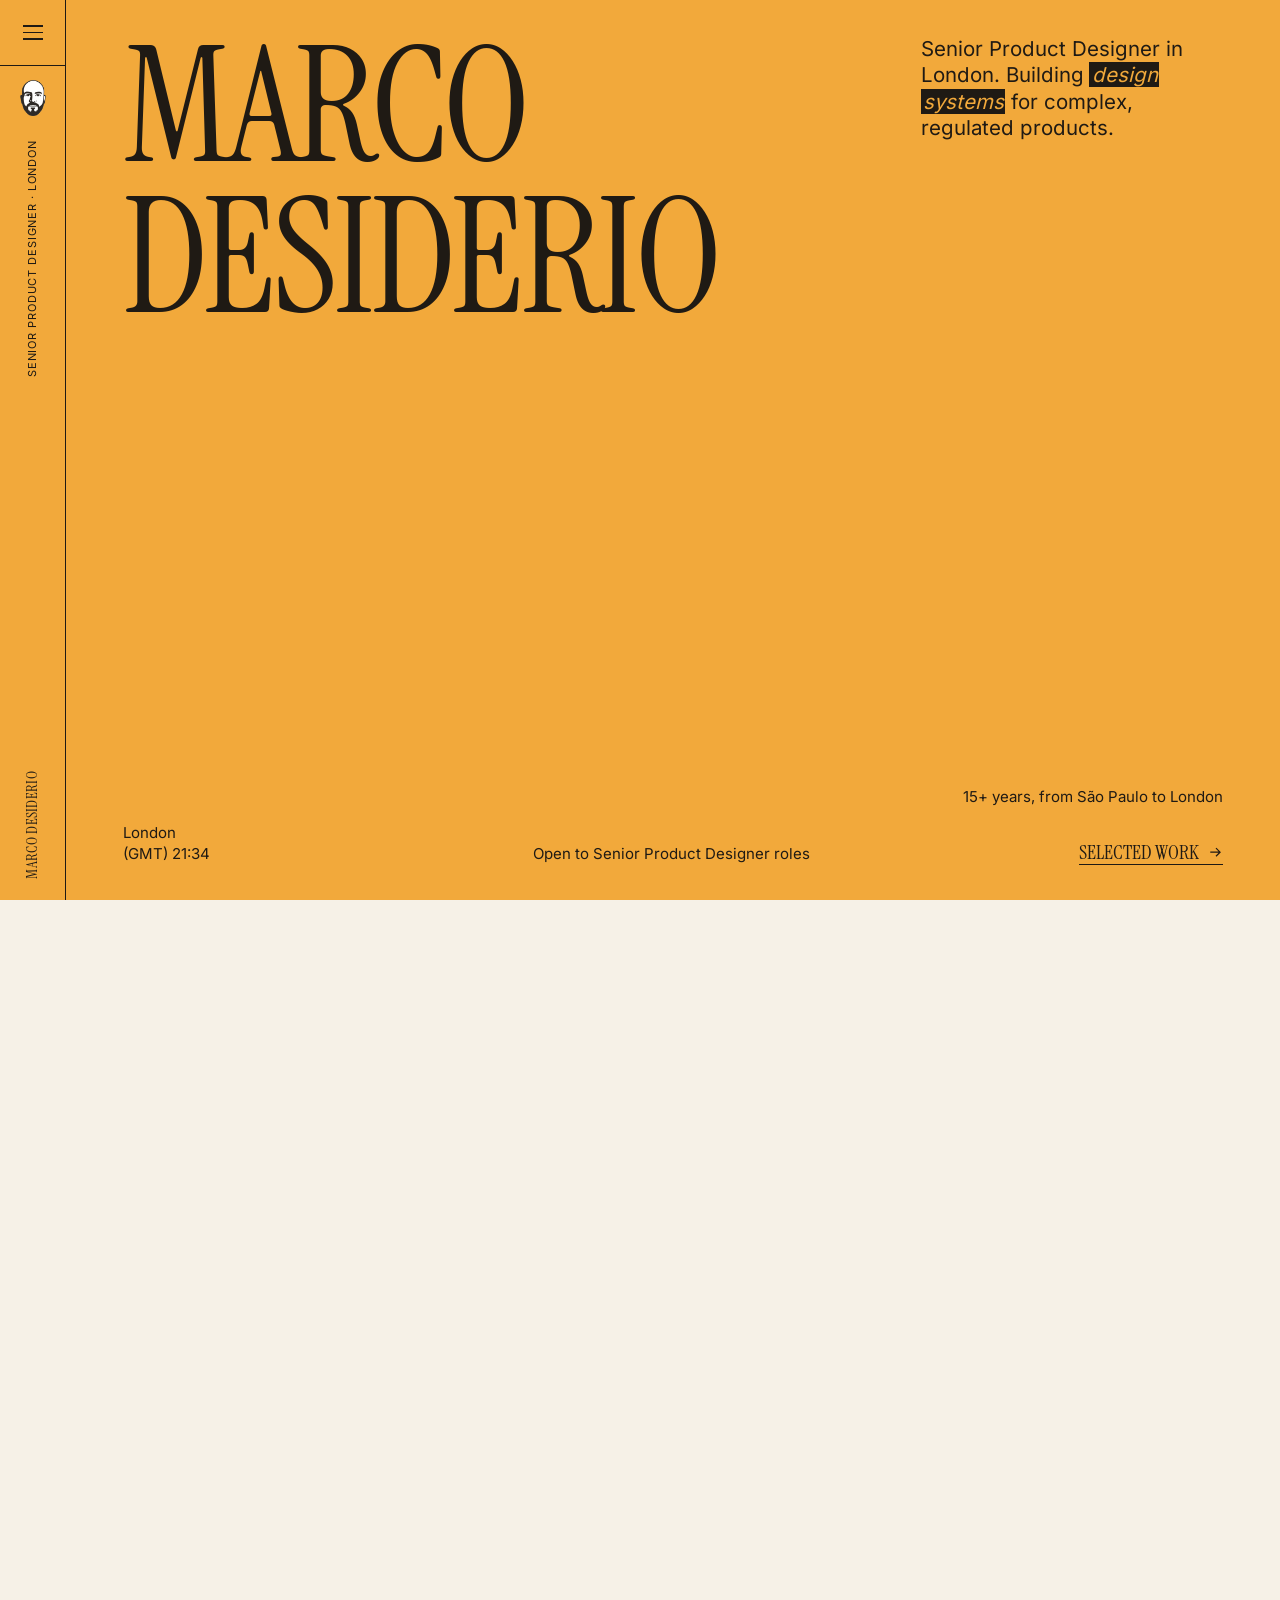
<file: index.html>
<!doctype html>
<html lang="en-GB" class="no-js" data-theme="editorial"><head><meta charset="utf-8"><meta name="viewport" content="width=device-width,initial-scale=1">
<title>Marco Desiderio · Senior Product Designer, London</title><meta name="description" content="Senior Product Designer in London. 15+ years in design and advertising, building design systems for complex, regulated products.">
<link rel="canonical" href="https://marcodesiderio.com/"><meta name="theme-color" content="#2E2B28">
<meta property="og:type" content="website"><meta property="og:site_name" content="Marco Desiderio"><meta property="og:title" content="Marco Desiderio · Senior Product Designer, London"><meta property="og:description" content="Senior Product Designer in London. 15+ years in design and advertising, building design systems for complex, regulated products."><meta property="og:url" content="https://marcodesiderio.com/"><meta property="og:image" content="https://marcodesiderio.com/images/og_1200x630.png"><meta property="og:image:width" content="1200"><meta property="og:image:height" content="630"><meta property="og:image:alt" content="Marco Desiderio. Senior Product Designer, London."><meta name="twitter:card" content="summary_large_image"><meta name="twitter:image" content="https://marcodesiderio.com/images/og_1200x630.png">
<link rel="preload" href="/fonts/InstrumentSerif-400.woff2" as="font" type="font/woff2" crossorigin><link rel="preload" href="/fonts/Inter-Var.woff2" as="font" type="font/woff2" crossorigin>
<script>(function(h){h.classList.replace('no-js','js');try{var t=new URLSearchParams(location.search).get('theme');if(t==='signal'||t==='editorial')h.dataset.theme=t}catch(e){}if(!matchMedia('(prefers-reduced-motion: reduce)').matches){h.classList.add('anim');try{if(!sessionStorage.getItem('md-intro'))h.classList.add('loader-on')}catch(e){}}setTimeout(function(){if(!window.__md)h.classList.remove('anim','loader-on')},3500)})(document.documentElement)</script>
<link rel="stylesheet" href="/css/site.css?v20">
<link rel="icon" href="/favicon.ico?v20" sizes="any"><link rel="icon" href="/favicon-32.png?v20" type="image/png" sizes="32x32"><link rel="icon" href="/favicon-16.png?v20" type="image/png" sizes="16x16"><link rel="icon" href="/favicon-512.png?v20" type="image/png" sizes="512x512"><link rel="apple-touch-icon" sizes="180x180" href="/apple-touch-icon-180.png?v20">
<script src="/vendor/gsap.min.js?v20" defer></script><script src="/vendor/ScrollTrigger.min.js?v20" defer></script><script src="/vendor/lenis.min.js?v20" defer></script><script src="/main.js?v20" defer></script></head>
<body class="home is-loading" data-tone="dark">
<a class="skip" href="#main">Skip to content</a>
<header class="rail" aria-label="Site">
<span class="rail__bar" aria-hidden="true"></span>
<button class="burger" id="menuBtn" type="button" aria-expanded="false" aria-controls="menu" aria-label="Open menu"><i></i><i></i><i></i></button>
<a class="rail__home" href="/" aria-label="Marco Desiderio, home"><img src="/images/logo/marco-face-white-128.png" width="128" height="128" alt="" class="rail__logo"><span class="rail__mono">Marco Desiderio</span></a>
<div class="rail__mid" aria-hidden="true"><span class="vt">Senior Product Designer · London</span><span class="vt vt--name">Marco Desiderio</span></div>
</header>
<dialog class="menu" id="menu" aria-label="Site navigation">
<div class="menu__panel">
<button class="menu__close" id="menuClose" type="button"><span class="ln"><span>Close</span></span></button>
<nav class="menu__nav" aria-label="Primary"><a href="/" aria-current="page"><span class="menu__n"><span class="ln"><span>01.</span></span></span><span class="menu__t"><span class="ln"><span>Home</span></span></span></a><a href="/#work"><span class="menu__n"><span class="ln"><span>02.</span></span></span><span class="menu__t"><span class="ln"><span>Work</span></span></span></a><a href="/about/"><span class="menu__n"><span class="ln"><span>03.</span></span></span><span class="menu__t"><span class="ln"><span>About</span></span></span></a><a href="#contact"><span class="menu__n"><span class="ln"><span>04.</span></span></span><span class="menu__t"><span class="ln"><span>Contact</span></span></span></a></nav>
<div class="menu__foot"><span class="menu__cases"><a class="ul" href="/work/royal-london/">Royal London</a><a class="ul" href="/work/johcm/">J O Hambro</a><a class="ul" href="/work/artemis/">Artemis</a><a class="ul" href="/work/fsb-tech/">FSB Tech</a></span><span class="menu__social"><a class="ul" href="https://www.linkedin.com/in/marco-antonio-desiderio/" target="_blank" rel="noopener">LinkedIn</a><a class="ul" href="/cv/Marco_Desiderio_CV.pdf" download>CV (PDF)</a><a class="ul" href="mailto:marcodesiderio@gmail.com">Email</a></span></div>
</div></dialog>
<main id="main" tabindex="-1"><div class="story" id="story"><div class="track" id="track">
<section class="panel panel--hero hero" id="top" data-tone="light" aria-label="Introduction">
<div class="hero__year" aria-hidden="true"><span class="hero__yr"><span>20</span><span class="hero__strip"><span>10</span><span>11</span><span>12</span><span>13</span><span>14</span><span>15</span><span>16</span><span>17</span><span>18</span><span>19</span><span>20</span><span>21</span><span>22</span><span>23</span><span>24</span><span>25</span><span>26</span></span></span></div>
<h1 class="display-xxl hero__name" data-split><span class="vh">Marco Desiderio, Senior Product Designer in London</span><span aria-hidden="true"><span class="ln"><span>Marco</span></span><span class="ln"><span>Desiderio</span></span></span></h1>
<p class="hero__tag" data-rise><span class="ln"><span>Senior Product Designer in London. Building <mark>design systems</mark> for complex, regulated products.</span></span></p>
<p class="hero__city micro-l" data-rise><span class="ln"><span>London</span></span><span class="ln"><span>(<span id="tz">GMT+1</span>) <span id="clock">--:--</span></span></span></p>
<p class="hero__status micro-l" data-rise><span class="ln"><span>Open to Senior Product Designer roles</span></span></p>
<p class="hero__line" data-rise><span class="ln"><span>15+ years, from São Paulo to London</span></span></p>
<p class="hero__work" data-rise><a class="cta ul ul--on" href="#work"><span class="ln"><span>Selected work</span></span> <svg class="arr" viewBox="0 0 20 20" aria-hidden="true"><path d="M4 10h12M11 5l5 5-5 5" fill="none" stroke="currentColor" stroke-width="1.5"/></svg></a></p>
<p class="hero__scroll" data-rise aria-hidden="true"><span class="ln"><span>Scroll</span></span></p>
<span class="hero__base" aria-hidden="true"></span>
</section>
<section class="panel panel--paper ch1" id="intro" data-tone="light" aria-labelledby="ch1-h">
<p class="chapter">The short version</p>
<div class="ch1__intro" data-rise><p class="micro"><span class="ln"><span>Quick intro</span></span></p><h2 class="vh" id="ch1-h">The short version</h2>
<p class="lead">I spent my first years in advertising in São Paulo. Then I moved to <mark>London</mark> and started over as a designer, in my second language. Today I build <mark>design systems</mark> for UK asset managers, where the data is complex and the regulation is strict.</p></div>
<figure class="ch1__portrait wipe"><picture><img src="/images/portrait_placeholder_492x615.webp" width="492" height="615" alt="Marco Desiderio" loading="lazy" decoding="async"></picture></figure>
<p class="ch1__quote micro" data-rise><span class="ln"><span>"I design digital products that make people's lives a little less complicated."</span></span></p>
<a class="ch1__more cta ul" href="/about/">More about me <svg class="arr" viewBox="0 0 20 20" aria-hidden="true"><path d="M4 10h12M11 5l5 5-5 5" fill="none" stroke="currentColor" stroke-width="1.5"/></svg></a>
<div class="ch1__nums"><p class="ch1__sub" data-rise><span class="ln"><span><mark>One solid system</mark> can carry many brands and complex projects. I know, because I keep asking it to.</span></span></p><ul class="ch1__stats" role="list" aria-label="Experience in numbers"><li data-rise><b>15+ years</b> <span>in design and advertising. Almost 10 in product design, after 6 as an <mark>Account Director in São Paulo</mark>.</span></li><li data-rise><b>3 years</b> <span>designing for UK asset managers, including <mark>Royal London, J O Hambro and Artemis</mark>.</span></li><li data-rise><b>10+ clients</b> <span>on one design system. Built once for the betting industry. Ten brands, one system, <mark>far fewer arguments about button colours</mark>.</span></li><li data-rise><b>40+ reusable components</b> <span>which is how we delivered <mark>Royal London in 3 months</mark>.</span></li></ul></div>
</section>
<section class="panel panel--paper thework" id="thework" data-tone="light" aria-label="Selected work">
<div class="thework__collage" aria-hidden="true"><div class="thework__grid"><div class="thework__tile t0"><img src="/images/extra/royal-london-gallery-03.webp" alt="" loading="lazy" decoding="async"></div><div class="thework__tile t3"><img src="/images/work/johcm/hero_2880x1620.webp" alt="" loading="lazy" decoding="async"></div><div class="thework__tile t2"><img src="/images/work/artemis/hero_2880x1620.webp" alt="" loading="lazy" decoding="async"></div><div class="thework__tile t1"><img src="/images/work/fsb-tech/hero_2400x1350.webp" alt="" loading="lazy" decoding="async"></div><div class="thework__tile t0"><img src="/images/extra/royal-london-cover.webp" alt="" loading="lazy" decoding="async"></div><div class="thework__tile t3"><img src="/images/work/johcm/workcard_1200x1500.webp" alt="" loading="lazy" decoding="async"></div><div class="thework__tile t2"><img src="/images/work/artemis/workcard_1200x1500.webp" alt="" loading="lazy" decoding="async"></div><div class="thework__tile t1"><img src="/images/work/fsb-tech/workcard_1600x900.webp" alt="" loading="lazy" decoding="async"></div><div class="thework__tile t0"><img src="/images/extra/royal-london-gallery-03.webp" alt="" loading="lazy" decoding="async"></div><div class="thework__tile t3"><img src="/images/work/johcm/hero_2880x1620.webp" alt="" loading="lazy" decoding="async"></div><div class="thework__tile t2"><img src="/images/work/artemis/hero_2880x1620.webp" alt="" loading="lazy" decoding="async"></div><div class="thework__tile t1"><img src="/images/work/fsb-tech/hero_2400x1350.webp" alt="" loading="lazy" decoding="async"></div><div class="thework__tile t0"><img src="/images/extra/royal-london-cover.webp" alt="" loading="lazy" decoding="async"></div><div class="thework__tile t3"><img src="/images/work/johcm/workcard_1200x1500.webp" alt="" loading="lazy" decoding="async"></div><div class="thework__tile t2"><img src="/images/work/artemis/workcard_1200x1500.webp" alt="" loading="lazy" decoding="async"></div><div class="thework__tile t1"><img src="/images/work/fsb-tech/workcard_1600x900.webp" alt="" loading="lazy" decoding="async"></div><div class="thework__tile t0"><img src="/images/extra/royal-london-gallery-03.webp" alt="" loading="lazy" decoding="async"></div><div class="thework__tile t3"><img src="/images/work/johcm/hero_2880x1620.webp" alt="" loading="lazy" decoding="async"></div></div></div>
<p class="thework__w thework__the display-xl" aria-hidden="true">Selected</p><p class="thework__w thework__work display-xl" aria-hidden="true">Work</p>
</section>
<section class="panel panel--stone ch2" id="work" data-tone="light" aria-labelledby="work-h">
<p class="chapter">Projects</p>
<div class="ch2__list"><h2 class="vh" id="work-h">Projects</h2>
<ul class="worklist" role="list"><li data-i="0"><a href="/work/royal-london/"><span class="ln"><span class="worklist__t">Royal London</span></span><span class="worklist__m micro">One fund platform, 40+ reusable components. Delivered in 3 months.</span><svg class="arr" viewBox="0 0 20 20" aria-hidden="true"><path d="M4 10h12M11 5l5 5-5 5" fill="none" stroke="currentColor" stroke-width="1.5"/></svg></a><i class="rule"></i><i class="rule rule--hover"></i></li><li data-i="1"><a href="/work/johcm/"><span class="ln"><span class="worklist__t">J O Hambro</span></span><span class="worklist__m micro">A fund explorer and design system, built so complex fund data reads clearly.</span><svg class="arr" viewBox="0 0 20 20" aria-hidden="true"><path d="M4 10h12M11 5l5 5-5 5" fill="none" stroke="currentColor" stroke-width="1.5"/></svg></a><i class="rule"></i><i class="rule rule--hover"></i></li><li data-i="2"><a href="/work/artemis/"><span class="ln"><span class="worklist__t">Artemis</span></span><span class="worklist__m micro">Fund pages and a reusable component system for a UK asset manager.</span><svg class="arr" viewBox="0 0 20 20" aria-hidden="true"><path d="M4 10h12M11 5l5 5-5 5" fill="none" stroke="currentColor" stroke-width="1.5"/></svg></a><i class="rule"></i><i class="rule rule--hover"></i></li><li data-i="3"><a href="/work/fsb-tech/"><span class="ln"><span class="worklist__t">FSB Tech</span></span><span class="worklist__m micro">A design system for a white-label platform, from tokens to documentation.</span><svg class="arr" viewBox="0 0 20 20" aria-hidden="true"><path d="M4 10h12M11 5l5 5-5 5" fill="none" stroke="currentColor" stroke-width="1.5"/></svg></a><i class="rule"></i><i class="rule rule--hover"></i></li></ul></div>

<div class="ch2__preview" aria-hidden="true"><div class="ch2__img is-on" data-i="0"><video muted loop playsinline preload="none" poster="/images/preview/royal-london-poster.jpg" data-src="/images/preview/royal-london.mp4" width="1280" height="720"></video></div><div class="ch2__img" data-i="1"><video muted loop playsinline preload="none" poster="/images/preview/johcm-poster.jpg" data-src="/images/preview/johcm.mp4" width="1280" height="720"></video></div><div class="ch2__img" data-i="2"><video muted loop playsinline preload="none" poster="/images/preview/artemis-poster.jpg" data-src="/images/preview/artemis.mp4" width="1280" height="720"></video></div><div class="ch2__img" data-i="3"><video muted loop playsinline preload="none" poster="/images/preview/fsb-tech-poster.jpg" data-src="/images/preview/fsb-tech.mp4" width="1280" height="720"></video></div></div>
</section>
<section class="panel panel--dark ch3" id="what" data-tone="light" aria-labelledby="what-h">
<div class="ch3__intro"><p class="chapter">What I do</p><div data-rise><h2 class="lead ch3__h" id="what-h"><span class="ln"><span>Design systems and the</span></span><span class="ln"><span>products built on them.</span></span></h2></div></div>
<article class="svc" tabindex="0"><span class="svc__bg" aria-hidden="true"><span class="svc__big">01</span></span><p class="svc__n display-l" aria-hidden="true">01</p><h3 class="svc__t">Design systems</h3><p class="svc__d">Tokens, components and documentation that keep many brands consistent. Especially through rebrands.</p></article><article class="svc" tabindex="0"><span class="svc__bg" aria-hidden="true"><span class="svc__big">02</span></span><p class="svc__n display-l" aria-hidden="true">02</p><h3 class="svc__t">Fintech and complex products</h3><p class="svc__d">Fund pages, data and disclosures for people who read the small print, and for people who'd rather not.</p></article><article class="svc" tabindex="0"><span class="svc__bg" aria-hidden="true"><span class="svc__big">03</span></span><p class="svc__n display-l" aria-hidden="true">03</p><h3 class="svc__t">Product design</h3><p class="svc__d">From research to UI to Design QA. The why matters as much as the pixels.</p></article><article class="svc" tabindex="0"><span class="svc__bg" aria-hidden="true"><span class="svc__big">04</span></span><p class="svc__n display-l" aria-hidden="true">04</p><h3 class="svc__t">AI-assisted workflows</h3><p class="svc__d">Small tools that connect live data to design files, so nobody copies and pastes fund names at 6pm on a Friday.</p></article>
</section>
<section class="panel panel--stone ch4" id="experience" data-tone="light" aria-labelledby="exp-h">
<p class="chapter">Experience</p>
<div class="ch4__list"><h2 class="vh" id="exp-h">Experience</h2>
<ul class="explist" role="list"><li tabindex="0"><span class="explist__card" aria-hidden="true"><span class="micro">Sep 2023 to now</span><img class="explist__logo" src="/images/logos/huguenot_cream.png" width="60" height="60" style="--lh:60px" alt="" loading="lazy" decoding="async"></span><span class="ln"><span class="explist__co">Huguenot</span></span><span class="explist__meta micro"><span>Senior Product Designer</span><span>Sep 2023 to now</span></span></li><li tabindex="0"><span class="explist__card" aria-hidden="true"><span class="micro">Jan 2021 to Aug 2023</span><img class="explist__logo" src="/images/logos/fsb_cream.png" width="143" height="52" style="--lh:52px" alt="" loading="lazy" decoding="async"></span><span class="ln"><span class="explist__co">FSB Tech</span></span><span class="explist__meta micro"><span>Senior Product Designer</span><span>Jan 2021 to Aug 2023</span></span></li><li tabindex="0"><span class="explist__card" aria-hidden="true"><span class="micro">Mar 2019 to Dec 2020</span><img class="explist__logo" src="/images/logos/xanda_cream.png" width="133" height="55" style="--lh:55px" alt="" loading="lazy" decoding="async"></span><span class="ln"><span class="explist__co">Xanda Ltd</span></span><span class="explist__meta micro"><span>UI Designer</span><span>Mar 2019 to Dec 2020</span></span></li><li tabindex="0"><span class="explist__card" aria-hidden="true"><span class="micro">Mar 2018 to Mar 2019</span><img class="explist__logo" src="/images/logos/webpro_cream.png" width="148" height="49" style="--lh:49px" alt="" loading="lazy" decoding="async"></span><span class="ln"><span class="explist__co">WebPro</span></span><span class="explist__meta micro"><span>UI Designer</span><span>Mar 2018 to Mar 2019</span></span></li><li tabindex="0"><span class="explist__card" aria-hidden="true"><span class="micro">2014 to 2016</span><img class="explist__logo" src="/images/logos/vertem_cream.png" width="222" height="32" style="--lh:32px" alt="" loading="lazy" decoding="async"></span><span class="ln"><span class="explist__co">Vertem</span></span><span class="explist__meta micro"><span>Account Director</span><span>2014 to 2016</span></span></li></ul></div>
<p class="ch4__cap micro"><mark>15+ years</mark> in the making.<br>Career titles and dates as on LinkedIn.</p>
<a class="ch4__cv cta ul" href="/cv/Marco_Desiderio_CV.pdf" download>Download CV <svg class="arr" viewBox="0 0 20 20" aria-hidden="true"><path d="M4 10h12M11 5l5 5-5 5" fill="none" stroke="currentColor" stroke-width="1.5"/></svg></a>
</section>
<section class="panel panel--deep foot" id="contact" data-tone="light" aria-labelledby="foot-h">
<p class="micro foot__top">Senior Product Designer · London</p>
<h2 class="display-xxl foot__h" id="foot-h" data-split><span class="ln"><span>Let's</span></span><span class="ln"><span>talk.</span></span></h2>
<p class="foot__line lead" data-rise><span class="ln"><span>Something complex? Good.</span></span></p>
<div class="foot__contact" data-rise><p class="micro"><span class="ln"><span>Contact</span></span></p><p class="foot__email"><span class="ln"><span><a class="ul ul--on" href="mailto:marcodesiderio@gmail.com">marcodesiderio@gmail.com</a></span></span></p>
<p class="foot__actions"><button class="btn" id="copy" type="button" data-email="marcodesiderio@gmail.com">Copy email</button><span id="copyLbl" class="micro" aria-live="polite"></span></p></div>
<nav class="foot__social" aria-label="Elsewhere"><a class="ul" href="https://www.linkedin.com/in/marco-antonio-desiderio/" target="_blank" rel="noopener">LinkedIn<span class="vh"> (opens in a new tab)</span></a><a class="ul" href="/cv/Marco_Desiderio_CV.pdf" download>Download CV (PDF)</a></nav>
<p class="micro foot__meta">Open to Senior Product Designer roles in London, hybrid or remote.</p>
</section>
</div></div></main></body></html>
</file>
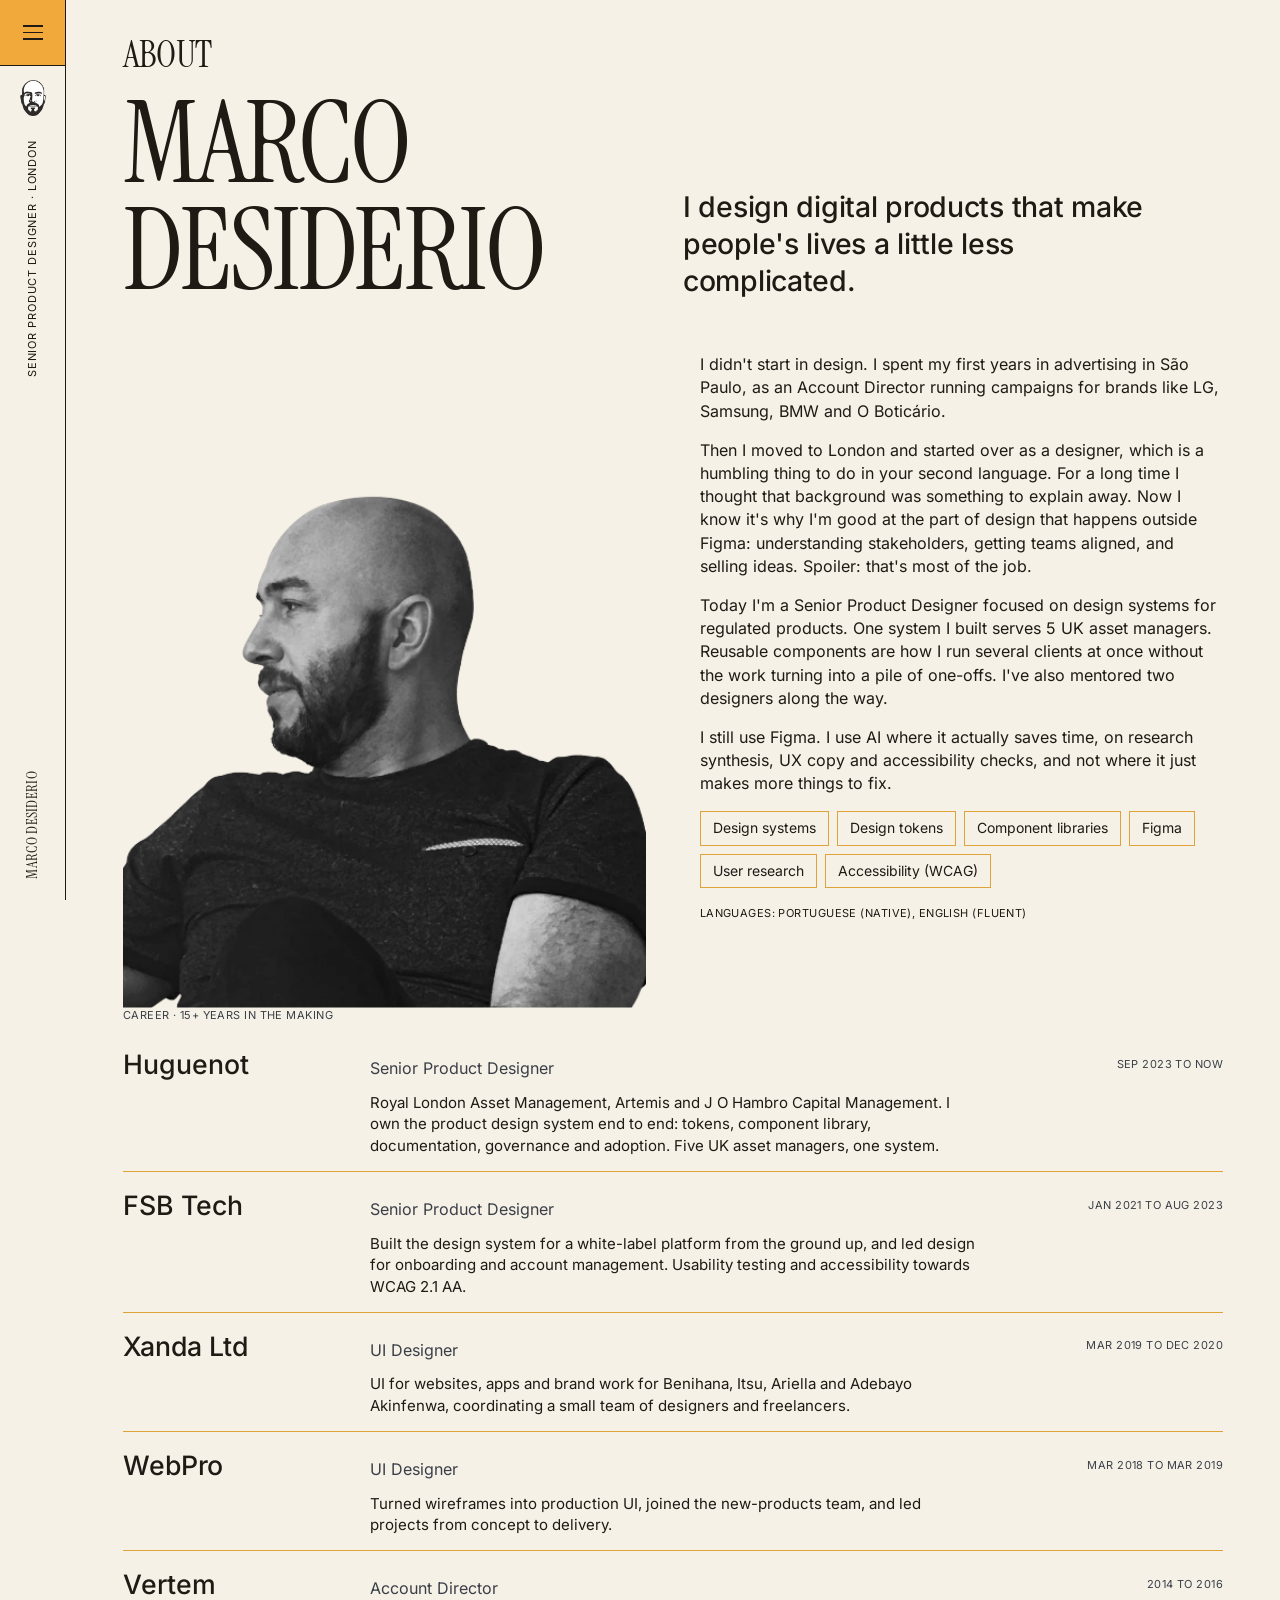
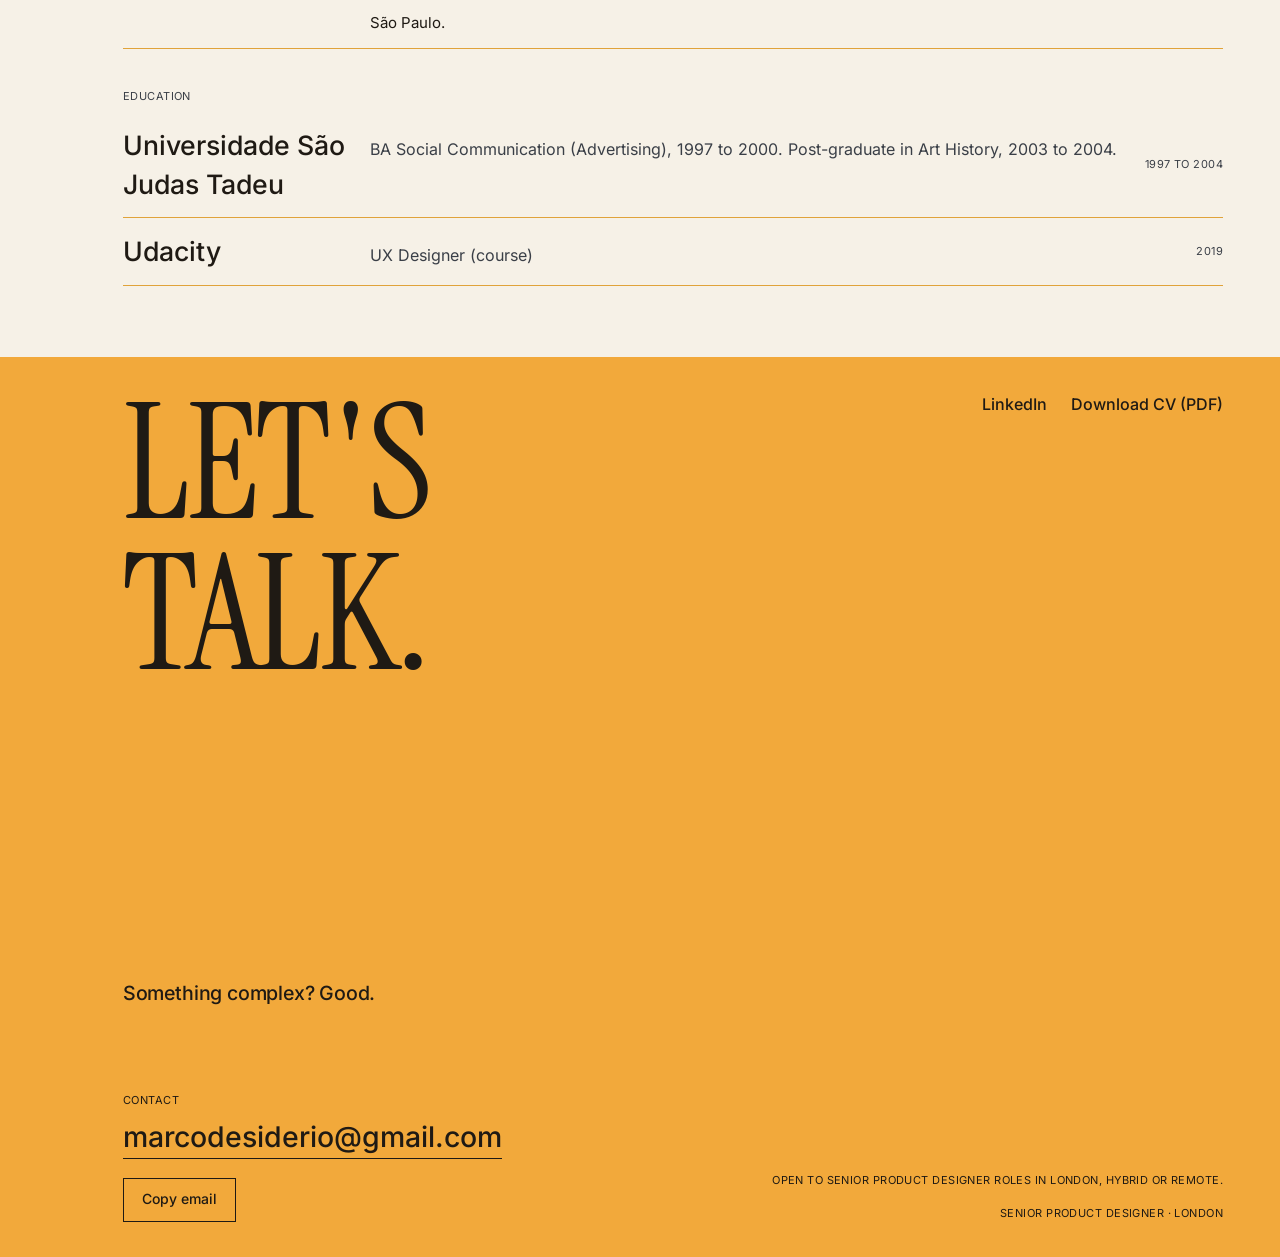
<file: about/index.html>
<!doctype html>
<html lang="en-GB" class="no-js" data-theme="editorial"><head><meta charset="utf-8"><meta name="viewport" content="width=device-width,initial-scale=1">
<title>About · Marco Desiderio</title><meta name="description" content="About Marco Desiderio, Senior Product Designer in London: from Account Director in São Paulo to design systems for UK asset managers.">
<link rel="canonical" href="https://marcodesiderio.com/about/"><meta name="theme-color" content="#2E2B28">
<meta property="og:type" content="website"><meta property="og:site_name" content="Marco Desiderio"><meta property="og:title" content="About · Marco Desiderio"><meta property="og:description" content="About Marco Desiderio, Senior Product Designer in London: from Account Director in São Paulo to design systems for UK asset managers."><meta property="og:url" content="https://marcodesiderio.com/about/"><meta property="og:image" content="https://marcodesiderio.com/images/og_1200x630.png"><meta property="og:image:width" content="1200"><meta property="og:image:height" content="630"><meta property="og:image:alt" content="Marco Desiderio. Senior Product Designer, London."><meta name="twitter:card" content="summary_large_image"><meta name="twitter:image" content="https://marcodesiderio.com/images/og_1200x630.png">
<link rel="preload" href="/fonts/InstrumentSerif-400.woff2" as="font" type="font/woff2" crossorigin><link rel="preload" href="/fonts/Inter-Var.woff2" as="font" type="font/woff2" crossorigin>
<script>(function(h){h.classList.replace('no-js','js');try{var t=new URLSearchParams(location.search).get('theme');if(t==='signal'||t==='editorial')h.dataset.theme=t}catch(e){}if(!matchMedia('(prefers-reduced-motion: reduce)').matches){h.classList.add('anim');}setTimeout(function(){if(!window.__md)h.classList.remove('anim','loader-on')},3500)})(document.documentElement)</script>
<link rel="stylesheet" href="/css/site.css?v20">
<link rel="icon" href="/favicon.ico?v20" sizes="any"><link rel="icon" href="/favicon-32.png?v20" type="image/png" sizes="32x32"><link rel="icon" href="/favicon-16.png?v20" type="image/png" sizes="16x16"><link rel="icon" href="/favicon-512.png?v20" type="image/png" sizes="512x512"><link rel="apple-touch-icon" sizes="180x180" href="/apple-touch-icon-180.png?v20">
<script src="/vendor/gsap.min.js?v20" defer></script><script src="/vendor/ScrollTrigger.min.js?v20" defer></script><script src="/vendor/lenis.min.js?v20" defer></script><script src="/main.js?v20" defer></script></head>
<body class="page" data-tone="light">
<a class="skip" href="#main">Skip to content</a>
<header class="rail" aria-label="Site">
<span class="rail__bar" aria-hidden="true"></span>
<button class="burger" id="menuBtn" type="button" aria-expanded="false" aria-controls="menu" aria-label="Open menu"><i></i><i></i><i></i></button>
<a class="rail__home" href="/" aria-label="Marco Desiderio, home"><img src="/images/logo/marco-face-white-128.png" width="128" height="128" alt="" class="rail__logo"><span class="rail__mono">Marco Desiderio</span></a>
<div class="rail__mid" aria-hidden="true"><span class="vt">Senior Product Designer · London</span><span class="vt vt--name">Marco Desiderio</span></div>
</header>
<dialog class="menu" id="menu" aria-label="Site navigation">
<div class="menu__panel">
<button class="menu__close" id="menuClose" type="button"><span class="ln"><span>Close</span></span></button>
<nav class="menu__nav" aria-label="Primary"><a href="/"><span class="menu__n"><span class="ln"><span>01.</span></span></span><span class="menu__t"><span class="ln"><span>Home</span></span></span></a><a href="/#work"><span class="menu__n"><span class="ln"><span>02.</span></span></span><span class="menu__t"><span class="ln"><span>Work</span></span></span></a><a href="/about/" aria-current="page"><span class="menu__n"><span class="ln"><span>03.</span></span></span><span class="menu__t"><span class="ln"><span>About</span></span></span></a><a href="#contact"><span class="menu__n"><span class="ln"><span>04.</span></span></span><span class="menu__t"><span class="ln"><span>Contact</span></span></span></a></nav>
<div class="menu__foot"><span class="menu__cases"><a class="ul" href="/work/royal-london/">Royal London</a><a class="ul" href="/work/johcm/">J O Hambro</a><a class="ul" href="/work/artemis/">Artemis</a><a class="ul" href="/work/fsb-tech/">FSB Tech</a></span><span class="menu__social"><a class="ul" href="https://www.linkedin.com/in/marco-antonio-desiderio/" target="_blank" rel="noopener">LinkedIn</a><a class="ul" href="/cv/Marco_Desiderio_CV.pdf" download>CV (PDF)</a><a class="ul" href="mailto:marcodesiderio@gmail.com">Email</a></span></div>
</div></dialog>
<main id="main" tabindex="-1"><section class="panel--paper about" data-tone="light" aria-labelledby="ab-h">
<div class="about__hero"><p class="chapter">About</p><h1 class="display-xl" id="ab-h" data-split><span class="ln"><span>Marco</span></span><span class="ln"><span>Desiderio</span></span></h1>
<p class="lead about__line" data-rise>I design digital products that make people's lives a little less complicated.</p></div>
<figure class="about__portrait wipe"><picture><img src="/images/portrait_placeholder_492x615.webp" width="492" height="615" alt="Marco Desiderio"  decoding="async"></picture></figure>
<div class="about__text prose" data-rise>
<p>I didn't start in design. I spent my first years in advertising in São Paulo, as an Account Director running campaigns for brands like LG, Samsung, BMW and O Boticário.</p>
<p>Then I moved to London and started over as a designer, which is a humbling thing to do in your second language. For a long time I thought that background was something to explain away. Now I know it's why I'm good at the part of design that happens outside Figma: understanding stakeholders, getting teams aligned, and selling ideas. Spoiler: that's most of the job.</p>
<p>Today I'm a Senior Product Designer focused on design systems for regulated products. One system I built serves 5 UK asset managers. Reusable components are how I run several clients at once without the work turning into a pile of one-offs. I've also mentored two designers along the way.</p>
<p>I still use Figma. I use AI where it actually saves time, on research synthesis, UX copy and accessibility checks, and not where it just makes more things to fix.</p>
<ul class="chips" role="list" aria-label="Skills"><li>Design systems</li><li>Design tokens</li><li>Component libraries</li><li>Figma</li><li>User research</li><li>Accessibility (WCAG)</li></ul>
<p class="micro">Languages: Portuguese (native), English (fluent)</p></div>
<div class="about__career"><p class="micro">Career · 15+ years in the making</p><ol class="rows" role="list"><li data-rise><span class="rows__co">Huguenot</span><span class="rows__role">Senior Product Designer</span><span class="rows__yrs micro">Sep 2023 to now</span><p class="rows__det">Royal London Asset Management, Artemis and J O Hambro Capital Management. I own the product design system end to end: tokens, component library, documentation, governance and adoption. Five UK asset managers, one system.</p></li><li data-rise><span class="rows__co">FSB Tech</span><span class="rows__role">Senior Product Designer</span><span class="rows__yrs micro">Jan 2021 to Aug 2023</span><p class="rows__det">Built the design system for a white-label platform from the ground up, and led design for onboarding and account management. Usability testing and accessibility towards WCAG 2.1 AA.</p></li><li data-rise><span class="rows__co">Xanda Ltd</span><span class="rows__role">UI Designer</span><span class="rows__yrs micro">Mar 2019 to Dec 2020</span><p class="rows__det">UI for websites, apps and brand work for Benihana, Itsu, Ariella and Adebayo Akinfenwa, coordinating a small team of designers and freelancers.</p></li><li data-rise><span class="rows__co">WebPro</span><span class="rows__role">UI Designer</span><span class="rows__yrs micro">Mar 2018 to Mar 2019</span><p class="rows__det">Turned wireframes into production UI, joined the new-products team, and led projects from concept to delivery.</p></li><li data-rise><span class="rows__co">Vertem</span><span class="rows__role">Account Director</span><span class="rows__yrs micro">2014 to 2016</span><p class="rows__det">São Paulo.</p></li></ol><p class="micro about__edu">Education</p><ol class="rows" role="list"><li data-rise><span class="rows__co">Universidade São Judas Tadeu</span><span class="rows__role">BA Social Communication (Advertising), 1997 to 2000. Post-graduate in Art History, 2003 to 2004.</span><span class="rows__yrs micro">1997 to 2004</span></li><li data-rise><span class="rows__co">Udacity</span><span class="rows__role">UX Designer (course)</span><span class="rows__yrs micro">2019</span></li></ol></div>
</section><section class="panel panel--deep foot" id="contact" data-tone="light" aria-labelledby="foot-h">
<p class="micro foot__top">Senior Product Designer · London</p>
<h2 class="display-xxl foot__h" id="foot-h" data-split><span class="ln"><span>Let's</span></span><span class="ln"><span>talk.</span></span></h2>
<p class="foot__line lead" data-rise><span class="ln"><span>Something complex? Good.</span></span></p>
<div class="foot__contact" data-rise><p class="micro"><span class="ln"><span>Contact</span></span></p><p class="foot__email"><span class="ln"><span><a class="ul ul--on" href="mailto:marcodesiderio@gmail.com">marcodesiderio@gmail.com</a></span></span></p>
<p class="foot__actions"><button class="btn" id="copy" type="button" data-email="marcodesiderio@gmail.com">Copy email</button><span id="copyLbl" class="micro" aria-live="polite"></span></p></div>
<nav class="foot__social" aria-label="Elsewhere"><a class="ul" href="https://www.linkedin.com/in/marco-antonio-desiderio/" target="_blank" rel="noopener">LinkedIn<span class="vh"> (opens in a new tab)</span></a><a class="ul" href="/cv/Marco_Desiderio_CV.pdf" download>Download CV (PDF)</a></nav>
<p class="micro foot__meta">Open to Senior Product Designer roles in London, hybrid or remote.</p>
</section></main></body></html>
</file>
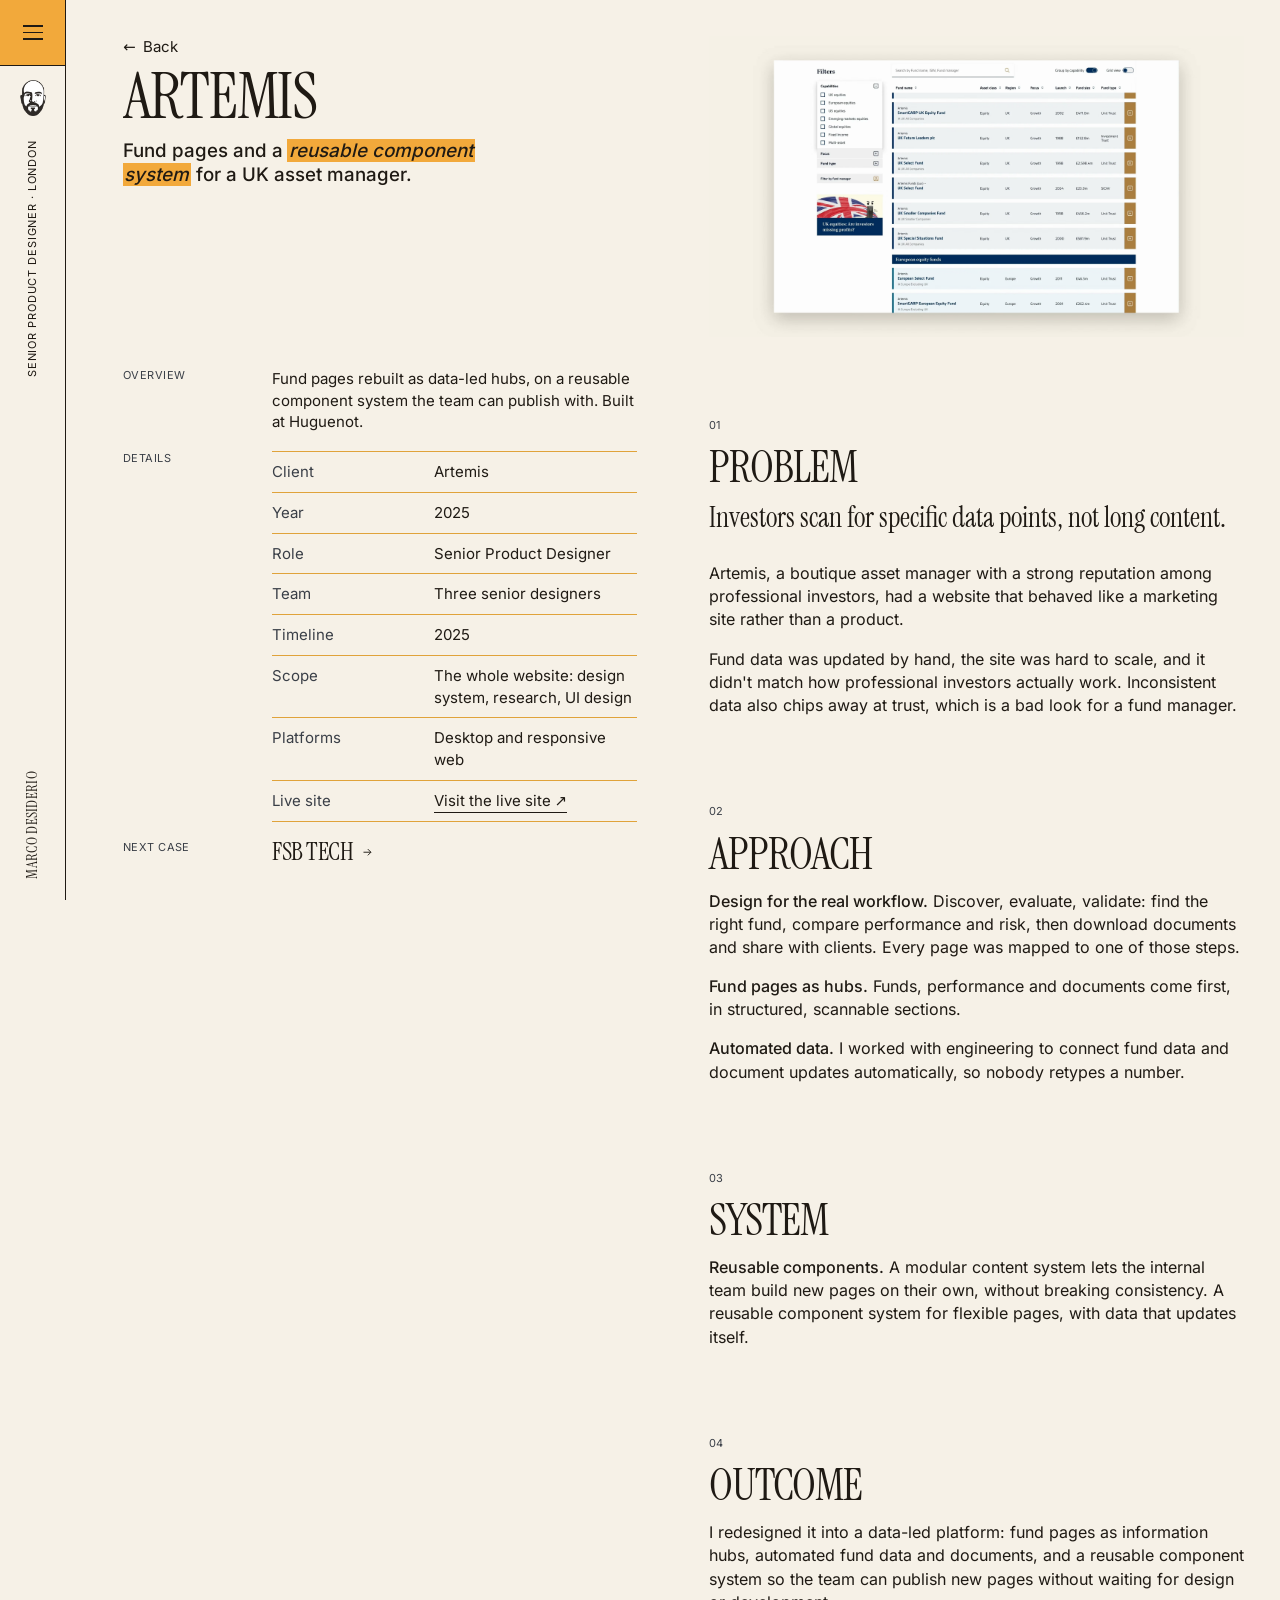
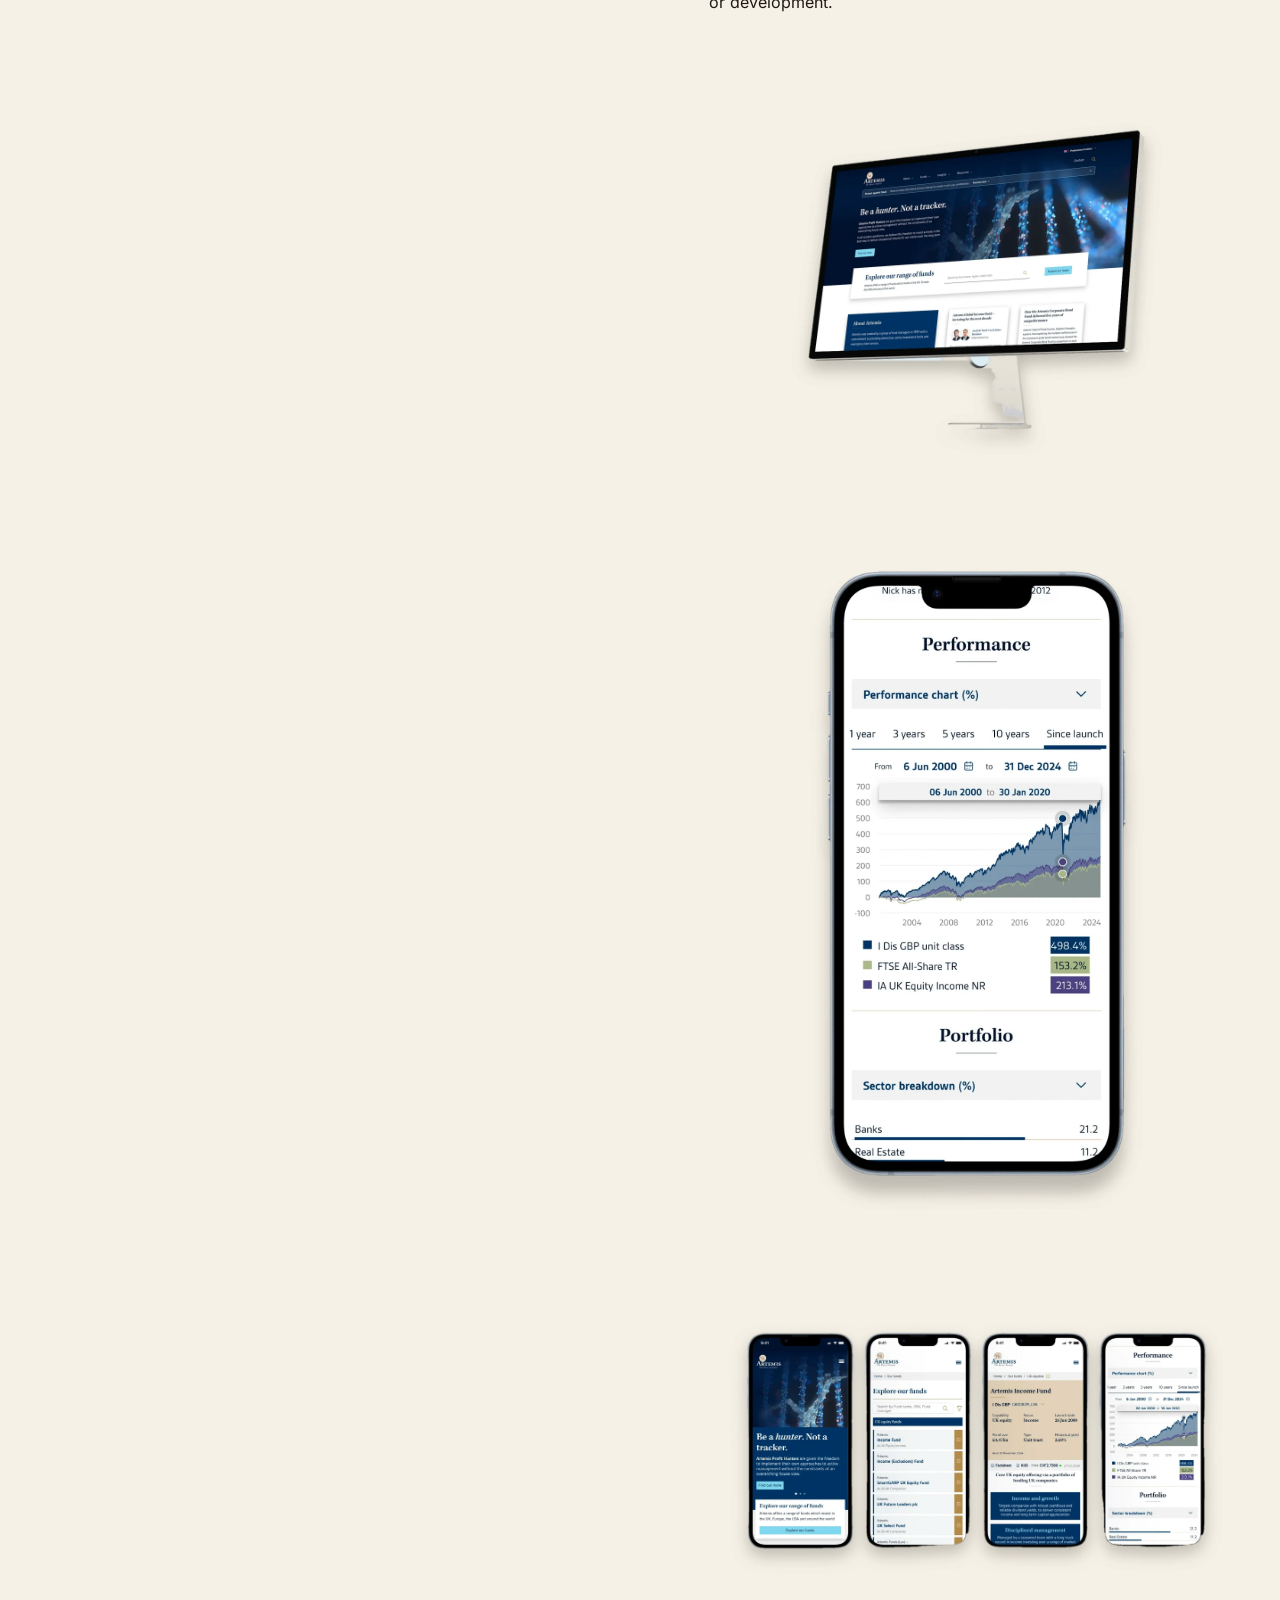
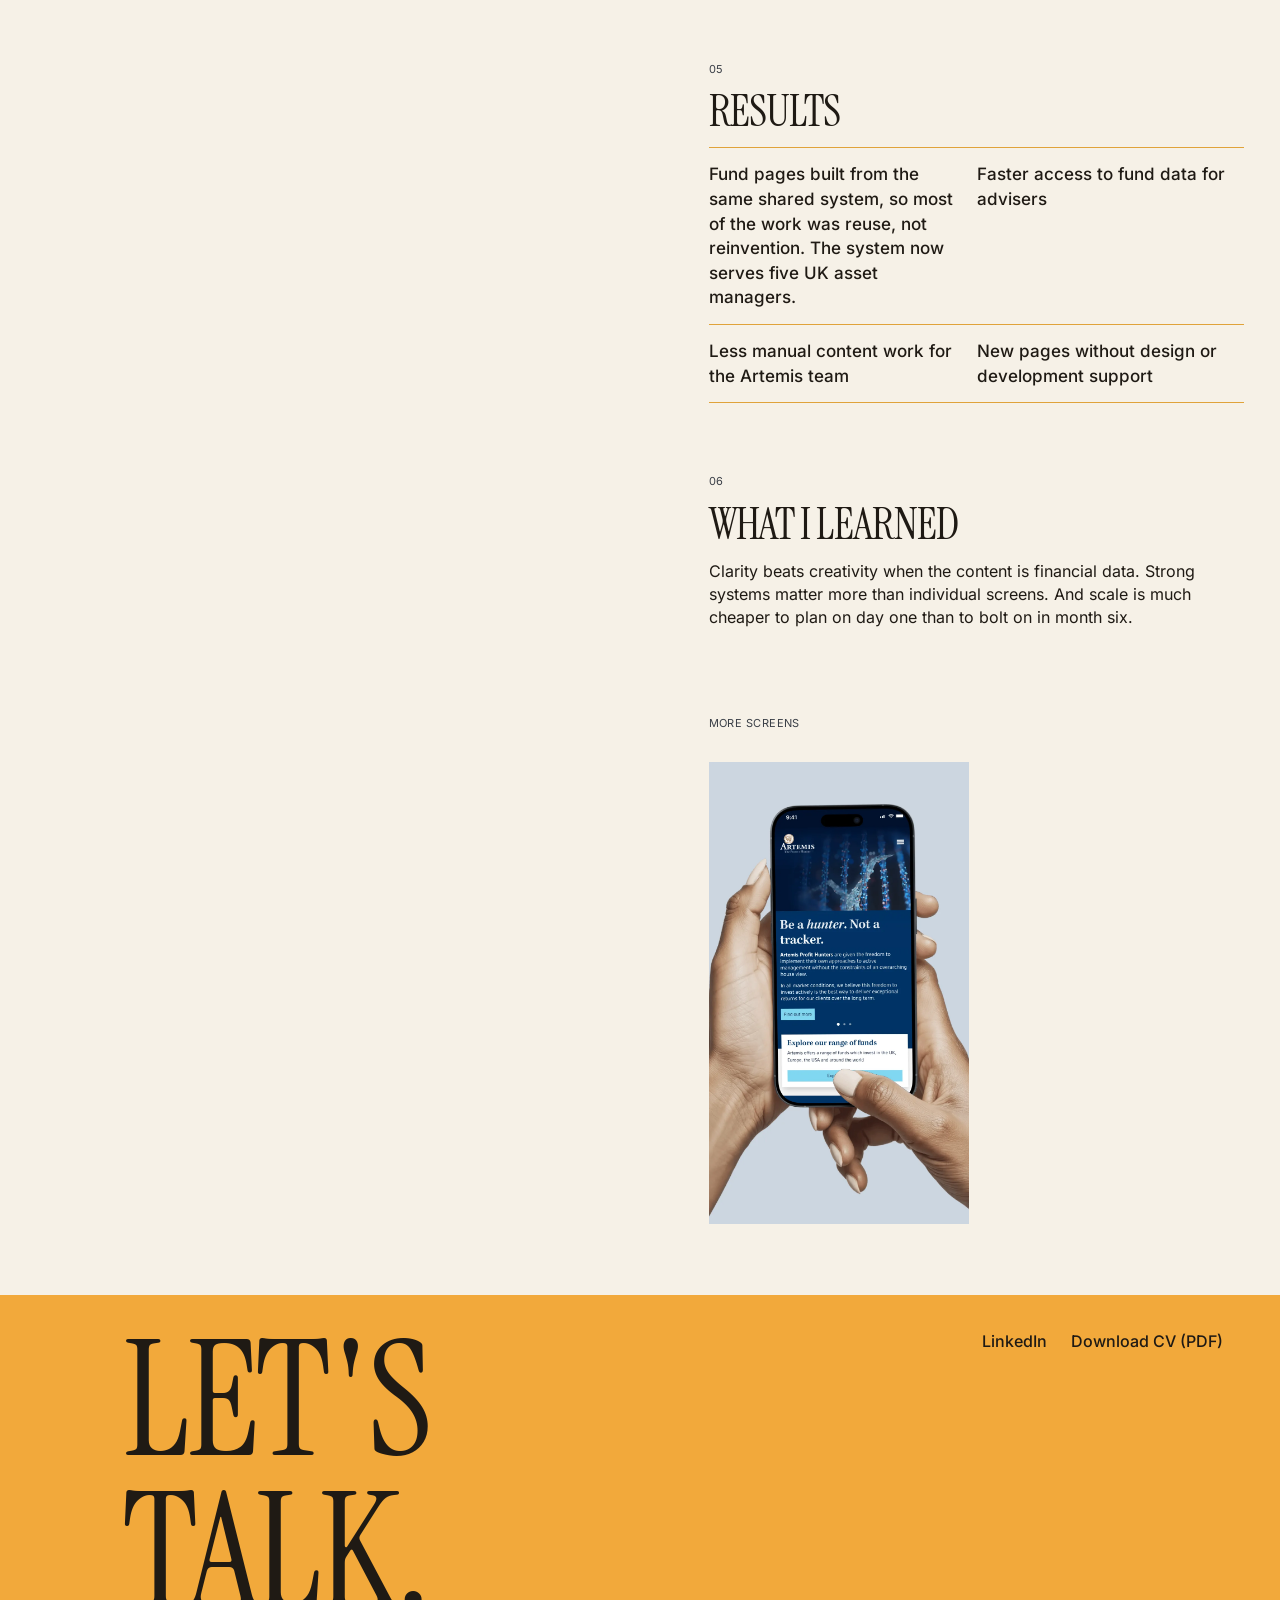
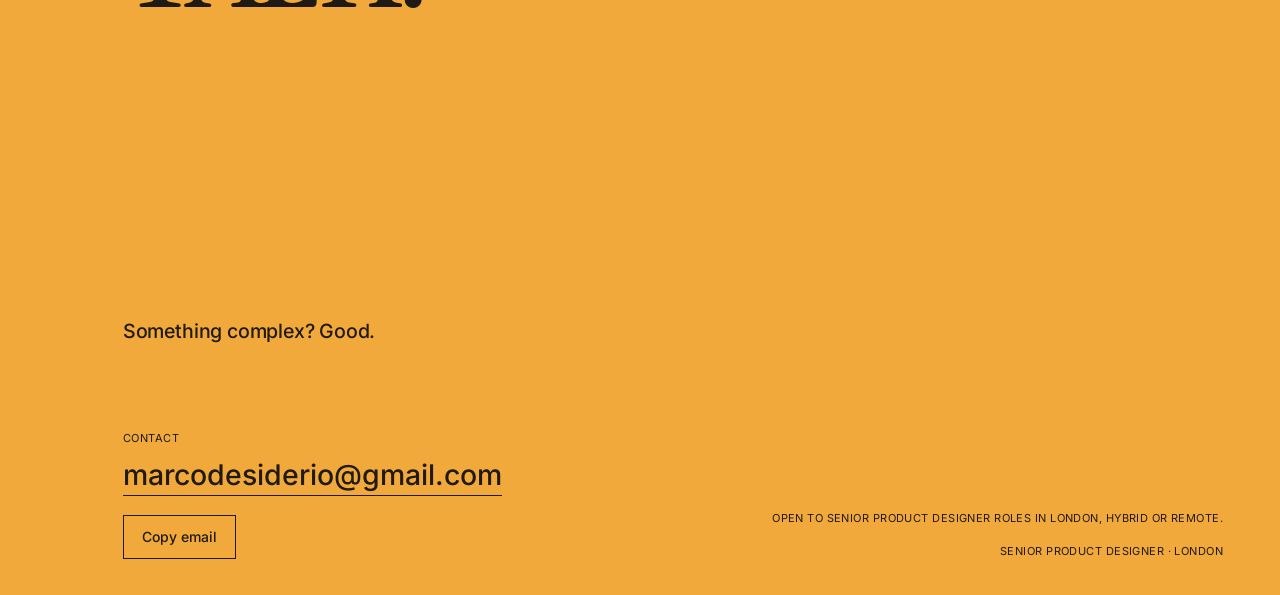
<file: work/artemis/index.html>
<!doctype html>
<html lang="en-GB" class="no-js" data-theme="editorial"><head><meta charset="utf-8"><meta name="viewport" content="width=device-width,initial-scale=1">
<title>Artemis · Marco Desiderio</title><meta name="description" content="Fund pages rebuilt as data-led hubs, on a reusable component system the team can publish with.">
<link rel="canonical" href="https://marcodesiderio.com/work/artemis/"><meta name="theme-color" content="#2E2B28">
<meta property="og:type" content="website"><meta property="og:site_name" content="Marco Desiderio"><meta property="og:title" content="Artemis · Marco Desiderio"><meta property="og:description" content="Fund pages rebuilt as data-led hubs, on a reusable component system the team can publish with."><meta property="og:url" content="https://marcodesiderio.com/work/artemis/"><meta property="og:image" content="https://marcodesiderio.com/images/og_1200x630.png"><meta property="og:image:width" content="1200"><meta property="og:image:height" content="630"><meta property="og:image:alt" content="Marco Desiderio. Senior Product Designer, London."><meta name="twitter:card" content="summary_large_image"><meta name="twitter:image" content="https://marcodesiderio.com/images/og_1200x630.png">
<link rel="preload" href="/fonts/InstrumentSerif-400.woff2" as="font" type="font/woff2" crossorigin><link rel="preload" href="/fonts/Inter-Var.woff2" as="font" type="font/woff2" crossorigin>
<script>(function(h){h.classList.replace('no-js','js');try{var t=new URLSearchParams(location.search).get('theme');if(t==='signal'||t==='editorial')h.dataset.theme=t}catch(e){}if(!matchMedia('(prefers-reduced-motion: reduce)').matches){h.classList.add('anim');}setTimeout(function(){if(!window.__md)h.classList.remove('anim','loader-on')},3500)})(document.documentElement)</script>
<link rel="stylesheet" href="/css/site.css?v20">
<link rel="icon" href="/favicon.ico?v20" sizes="any"><link rel="icon" href="/favicon-32.png?v20" type="image/png" sizes="32x32"><link rel="icon" href="/favicon-16.png?v20" type="image/png" sizes="16x16"><link rel="icon" href="/favicon-512.png?v20" type="image/png" sizes="512x512"><link rel="apple-touch-icon" sizes="180x180" href="/apple-touch-icon-180.png?v20">
<script src="/vendor/gsap.min.js?v20" defer></script><script src="/vendor/ScrollTrigger.min.js?v20" defer></script><script src="/vendor/lenis.min.js?v20" defer></script><script src="/main.js?v20" defer></script></head>
<body class="page case-page" data-tone="light">
<a class="skip" href="#main">Skip to content</a>
<header class="rail" aria-label="Site">
<span class="rail__bar" aria-hidden="true"></span>
<button class="burger" id="menuBtn" type="button" aria-expanded="false" aria-controls="menu" aria-label="Open menu"><i></i><i></i><i></i></button>
<a class="rail__home" href="/" aria-label="Marco Desiderio, home"><img src="/images/logo/marco-face-white-128.png" width="128" height="128" alt="" class="rail__logo"><span class="rail__mono">Marco Desiderio</span></a>
<div class="rail__mid" aria-hidden="true"><span class="vt">Senior Product Designer · London</span><span class="vt vt--name">Marco Desiderio</span></div>
</header>
<dialog class="menu" id="menu" aria-label="Site navigation">
<div class="menu__panel">
<button class="menu__close" id="menuClose" type="button"><span class="ln"><span>Close</span></span></button>
<nav class="menu__nav" aria-label="Primary"><a href="/"><span class="menu__n"><span class="ln"><span>01.</span></span></span><span class="menu__t"><span class="ln"><span>Home</span></span></span></a><a href="/#work"><span class="menu__n"><span class="ln"><span>02.</span></span></span><span class="menu__t"><span class="ln"><span>Work</span></span></span></a><a href="/about/"><span class="menu__n"><span class="ln"><span>03.</span></span></span><span class="menu__t"><span class="ln"><span>About</span></span></span></a><a href="#contact"><span class="menu__n"><span class="ln"><span>04.</span></span></span><span class="menu__t"><span class="ln"><span>Contact</span></span></span></a></nav>
<div class="menu__foot"><span class="menu__cases"><a class="ul" href="/work/royal-london/">Royal London</a><a class="ul" href="/work/johcm/">J O Hambro</a><a class="ul" href="/work/artemis/">Artemis</a><a class="ul" href="/work/fsb-tech/">FSB Tech</a></span><span class="menu__social"><a class="ul" href="https://www.linkedin.com/in/marco-antonio-desiderio/" target="_blank" rel="noopener">LinkedIn</a><a class="ul" href="/cv/Marco_Desiderio_CV.pdf" download>CV (PDF)</a><a class="ul" href="mailto:marcodesiderio@gmail.com">Email</a></span></div>
</div></dialog>
<main id="main" tabindex="-1"><section class="panel--paper case" data-tone="light" aria-labelledby="t">
<div class="case__copy"><div class="case__copyin">
<a class="case__back micro-l ul" href="/#work"><span aria-hidden="true">← </span>Back</a>
<h1 class="display-xl case__title" id="t" data-split><span class="ln"><span>Artemis</span></span></h1>
<p class="case__tag" data-rise><span class="ln"><span>Fund pages and a <mark>reusable component system</mark> for a UK asset manager.</span></span></p>
<div class="case__row" data-rise><p class="micro">Overview</p><p>Fund pages rebuilt as data-led hubs, on a reusable component system the team can publish with. Built at Huguenot.</p></div>
<div class="case__row"><p class="micro" data-rise><span class="ln"><span>Details</span></span></p><dl class="spec"><div><dt>Client</dt><dd>Artemis</dd></div><div><dt>Year</dt><dd>2025</dd></div><div><dt>Role</dt><dd>Senior Product Designer</dd></div><div><dt>Team</dt><dd>Three senior designers</dd></div><div><dt>Timeline</dt><dd>2025</dd></div><div><dt>Scope</dt><dd>The whole website: design system, research, UI design</dd></div><div><dt>Platforms</dt><dd>Desktop and responsive web</dd></div><div><dt>Live site</dt><dd><a class="ul ul--on" href="https://www.artemisfunds.com/" target="_blank" rel="noopener">Visit the live site ↗<span class="vh"> (opens in a new tab)</span></a></dd></div></dl></div>
<div class="case__row case__next"><p class="micro">Next case</p><a class="case__nextlink" href="/work/fsb-tech/">FSB Tech <svg class="arr" viewBox="0 0 20 20" aria-hidden="true"><path d="M4 10h12M11 5l5 5-5 5" fill="none" stroke="currentColor" stroke-width="1.5"/></svg></a></div>
</div></div>
<div class="case__flow"><figure class="case__media wipe"><picture><source srcset="/images/work/artemis/hero_2880x1620.avif" type="image/avif"><img src="/images/work/artemis/hero_2880x1620.webp" width="2880" height="1619" alt="Artemis fund pages" fetchpriority="high" decoding="async"></picture><figcaption class="micro"></figcaption></figure>
<section class="case__sec" data-rise aria-labelledby="artemis-0"><p class="micro">01</p><h2 class="case__h" id="artemis-0">Problem</h2><div class="prose"><blockquote>
<p>Investors scan for specific data points, not long content.</p>
</blockquote>
<p>Artemis, a boutique asset manager with a strong reputation among professional investors, had a website that behaved like a marketing site rather than a product.</p>
<p>Fund data was updated by hand, the site was hard to scale, and it didn&#39;t match how professional investors actually work. Inconsistent data also chips away at trust, which is a bad look for a fund manager.</p>
</div></section>
<section class="case__sec" data-rise aria-labelledby="artemis-1"><p class="micro">02</p><h2 class="case__h" id="artemis-1">Approach</h2><div class="prose"><p><strong>Design for the real workflow.</strong> Discover, evaluate, validate: find the right fund, compare performance and risk, then download documents and share with clients. Every page was mapped to one of those steps.</p>
<p><strong>Fund pages as hubs.</strong> Funds, performance and documents come first, in structured, scannable sections.</p>
<p><strong>Automated data.</strong> I worked with engineering to connect fund data and document updates automatically, so nobody retypes a number.</p>
</div></section>
<section class="case__sec" data-rise aria-labelledby="artemis-2"><p class="micro">03</p><h2 class="case__h" id="artemis-2">System</h2><div class="prose"><p><strong>Reusable components.</strong> A modular content system lets the internal team build new pages on their own, without breaking consistency. A reusable component system for flexible pages, with data that updates itself.</p>
</div></section>
<section class="case__sec" data-rise aria-labelledby="artemis-3"><p class="micro">04</p><h2 class="case__h" id="artemis-3">Outcome</h2><div class="prose"><p>I redesigned it into a data-led platform: fund pages as information hubs, automated fund data and documents, and a reusable component system so the team can publish new pages without waiting for design or development.</p>
</div></section>
<figure class="case__media wipe"><picture><source srcset="/images/work/artemis/gallery-homepage-imac.avif" type="image/avif"><img src="/images/work/artemis/gallery-homepage-imac.webp" width="1500" height="1080" alt="Artemis homepage on iMac" decoding="async"></picture></figure>
<figure class="case__media wipe"><picture><source srcset="/images/work/artemis/gallery-performance-mobile.avif" type="image/avif"><img src="/images/work/artemis/gallery-performance-mobile.webp" width="930" height="1653" alt="Artemis fund performance on mobile" decoding="async"></picture></figure>
<figure class="case__media wipe"><picture><source srcset="/images/work/artemis/gallery-mobile-set.avif" type="image/avif"><img src="/images/work/artemis/gallery-mobile-set.webp" width="1836" height="1032" alt="Artemis fund pages on mobile" decoding="async"></picture></figure>
<section class="case__sec" data-rise aria-labelledby="artemis-res"><p class="micro">05</p><h2 class="case__h" id="artemis-res">Results</h2><ul class="results" role="list"><li>Fund pages built from the same shared system, so most of the work was reuse, not reinvention. The system now serves five UK asset managers.</li><li>Faster access to fund data for advisers</li><li>Less manual content work for the Artemis team</li><li>New pages without design or development support</li></ul></section>
<section class="case__sec" data-rise aria-labelledby="artemis-diff"><p class="micro">06</p><h2 class="case__h" id="artemis-diff">What I learned</h2><div class="prose"><p>Clarity beats creativity when the content is financial data. Strong systems matter more than individual screens. And scale is much cheaper to plan on day one than to bolt on in month six.</p></div></section>
<section class="case__sec case__more" aria-labelledby="artemis-more"><p class="micro">More screens</p><h2 class="vh" id="artemis-more">More screens</h2><div class="case__grid"><figure class="case__gi is-tall"><picture><img src="/images/extra/artemis-gallery-03.webp" width="930" height="1653" alt="Artemis homepage on mobile" loading="lazy" decoding="async"></picture></figure></div></section>
<div class="case__next case__next--end"><p class="micro">Next case</p><a class="case__nextlink" href="/work/fsb-tech/">FSB Tech <svg class="arr" viewBox="0 0 20 20" aria-hidden="true"><path d="M4 10h12M11 5l5 5-5 5" fill="none" stroke="currentColor" stroke-width="1.5"/></svg></a></div></div></section><section class="panel panel--deep foot" id="contact" data-tone="light" aria-labelledby="foot-h">
<p class="micro foot__top">Senior Product Designer · London</p>
<h2 class="display-xxl foot__h" id="foot-h" data-split><span class="ln"><span>Let's</span></span><span class="ln"><span>talk.</span></span></h2>
<p class="foot__line lead" data-rise><span class="ln"><span>Something complex? Good.</span></span></p>
<div class="foot__contact" data-rise><p class="micro"><span class="ln"><span>Contact</span></span></p><p class="foot__email"><span class="ln"><span><a class="ul ul--on" href="mailto:marcodesiderio@gmail.com">marcodesiderio@gmail.com</a></span></span></p>
<p class="foot__actions"><button class="btn" id="copy" type="button" data-email="marcodesiderio@gmail.com">Copy email</button><span id="copyLbl" class="micro" aria-live="polite"></span></p></div>
<nav class="foot__social" aria-label="Elsewhere"><a class="ul" href="https://www.linkedin.com/in/marco-antonio-desiderio/" target="_blank" rel="noopener">LinkedIn<span class="vh"> (opens in a new tab)</span></a><a class="ul" href="/cv/Marco_Desiderio_CV.pdf" download>Download CV (PDF)</a></nav>
<p class="micro foot__meta">Open to Senior Product Designer roles in London, hybrid or remote.</p>
</section></main></body></html>
</file>
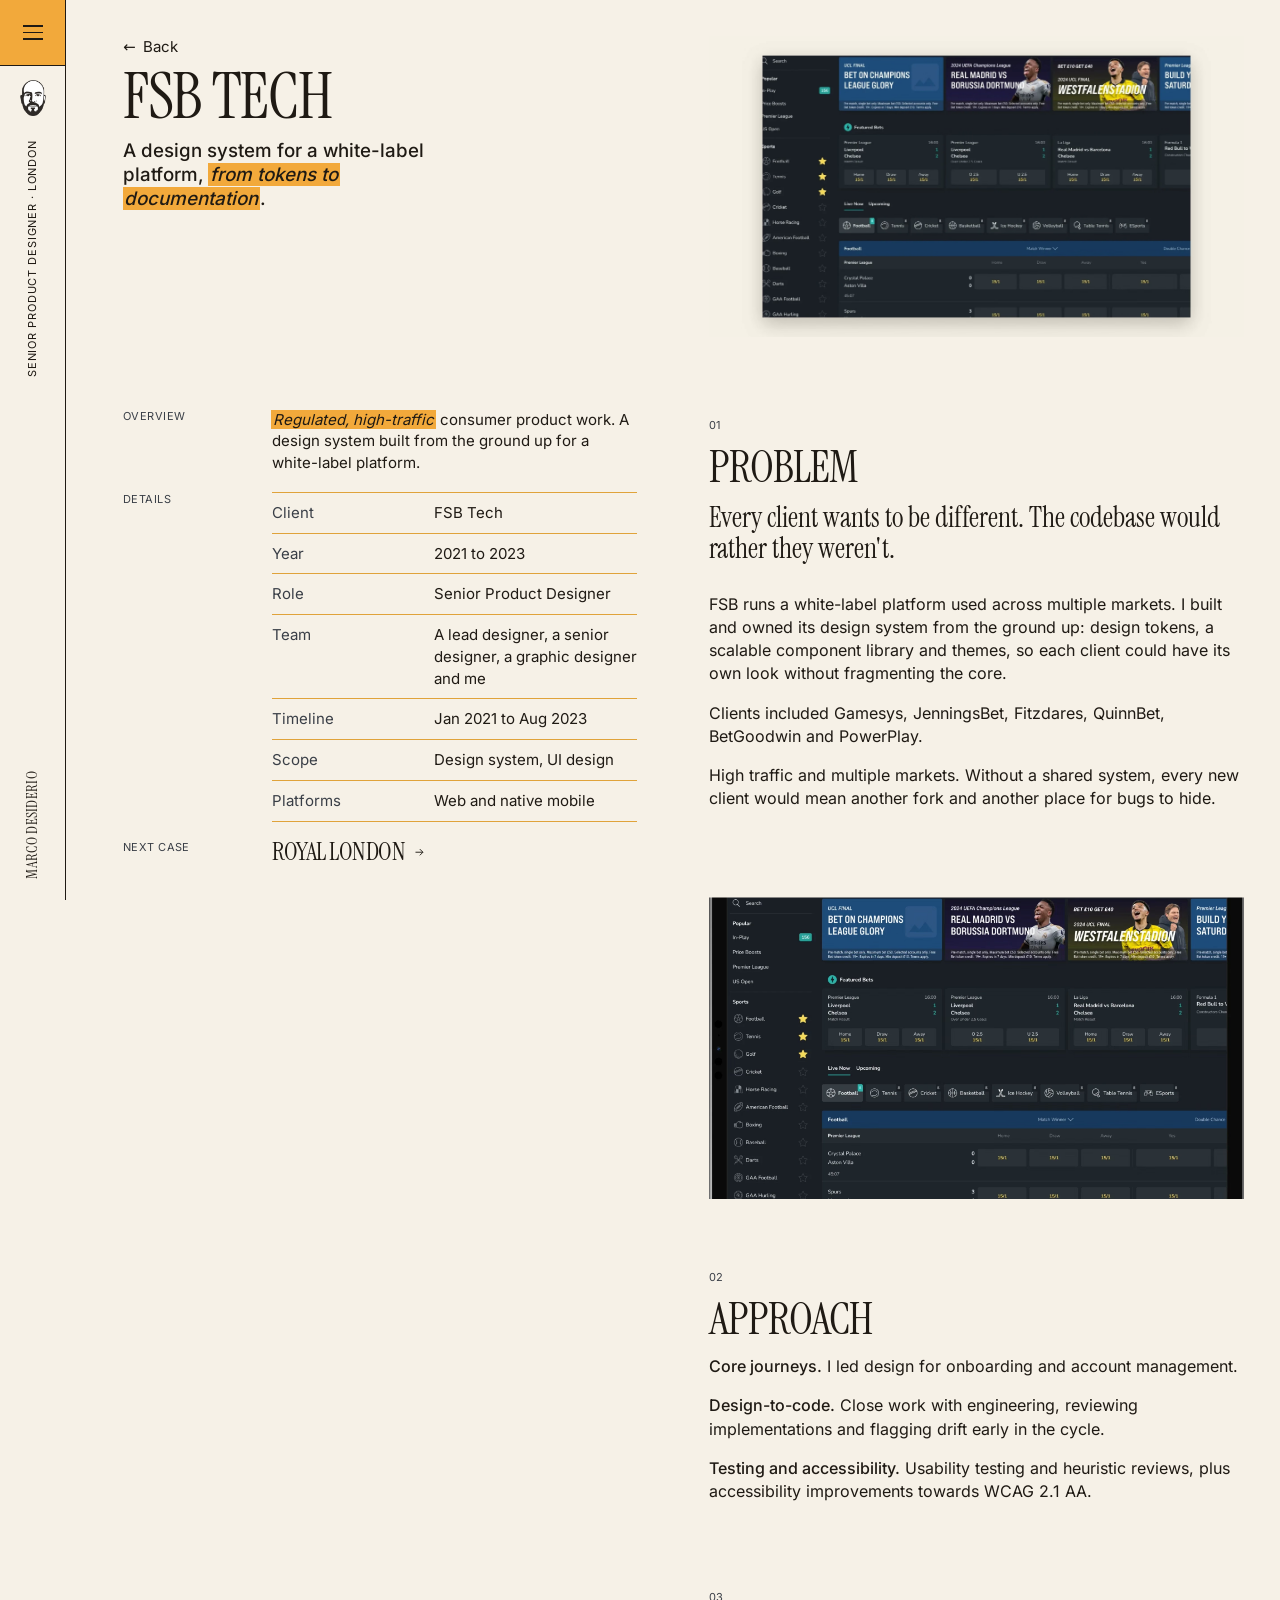
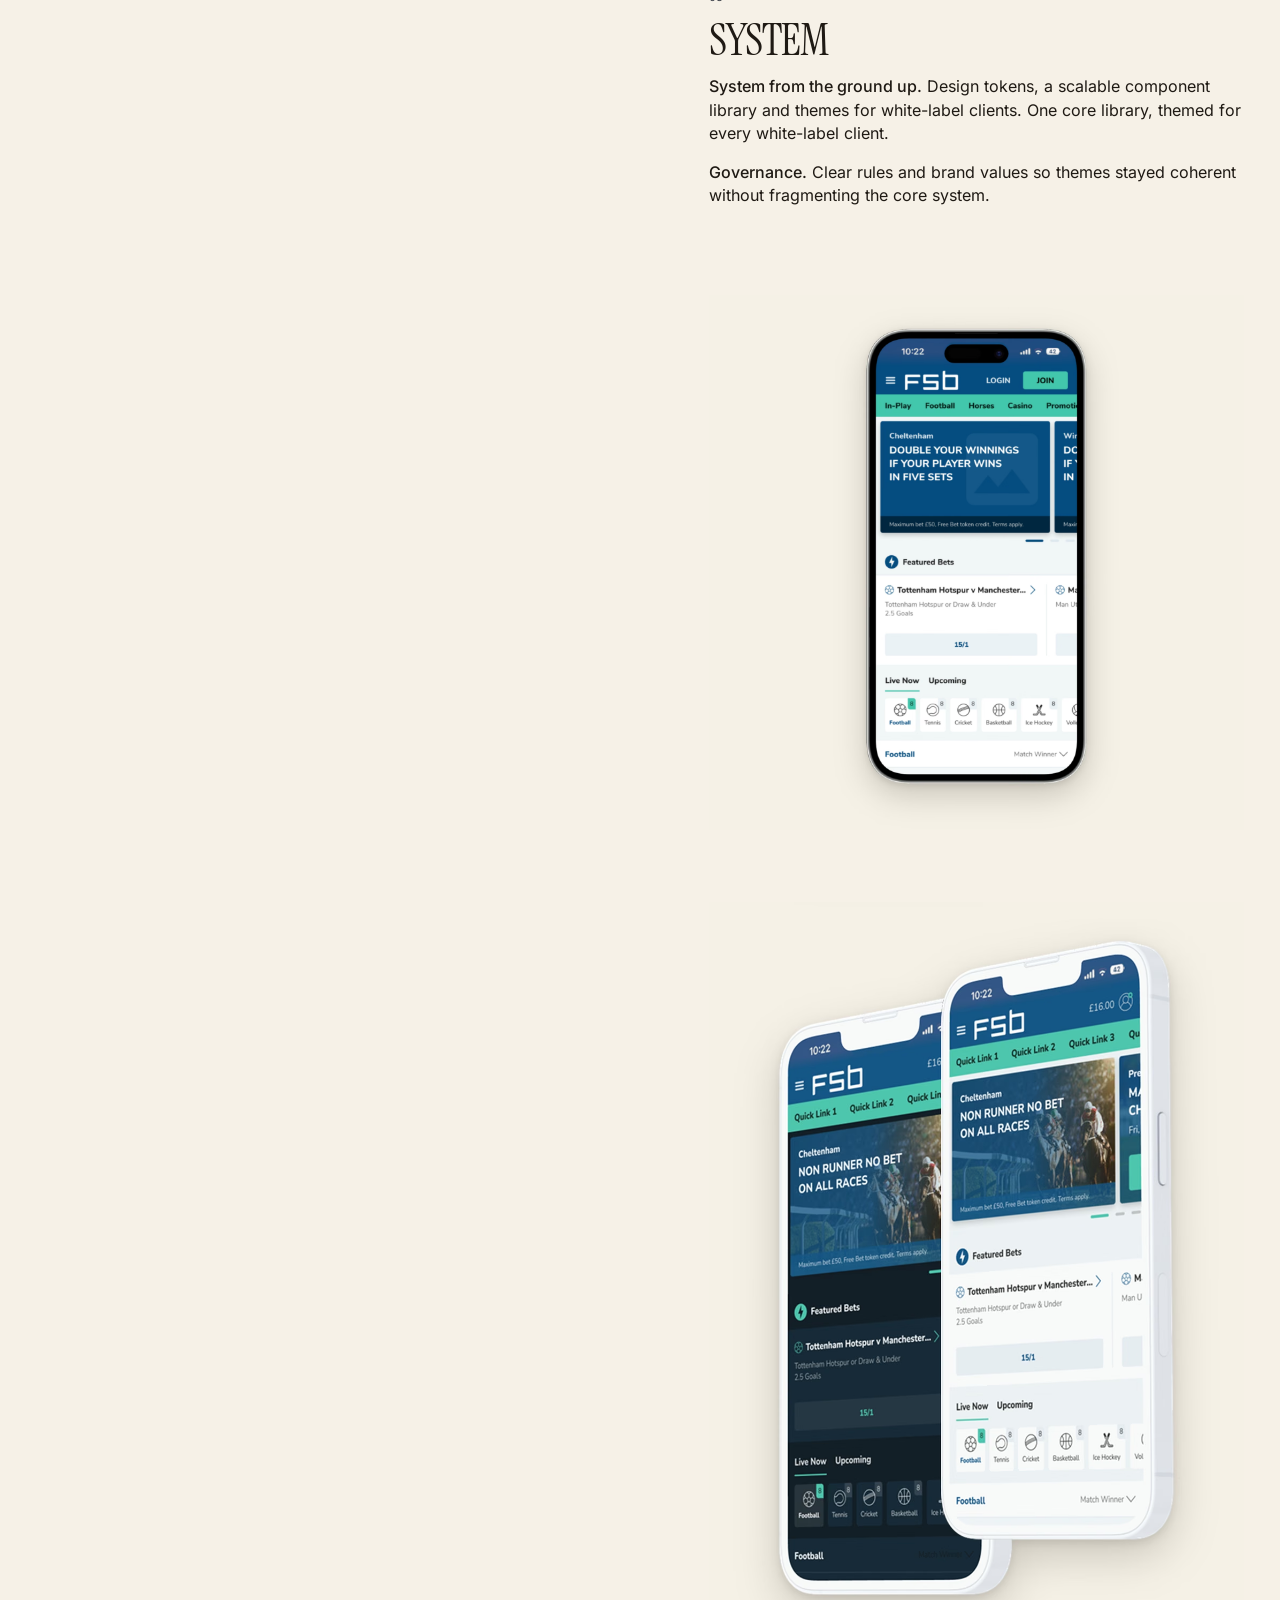
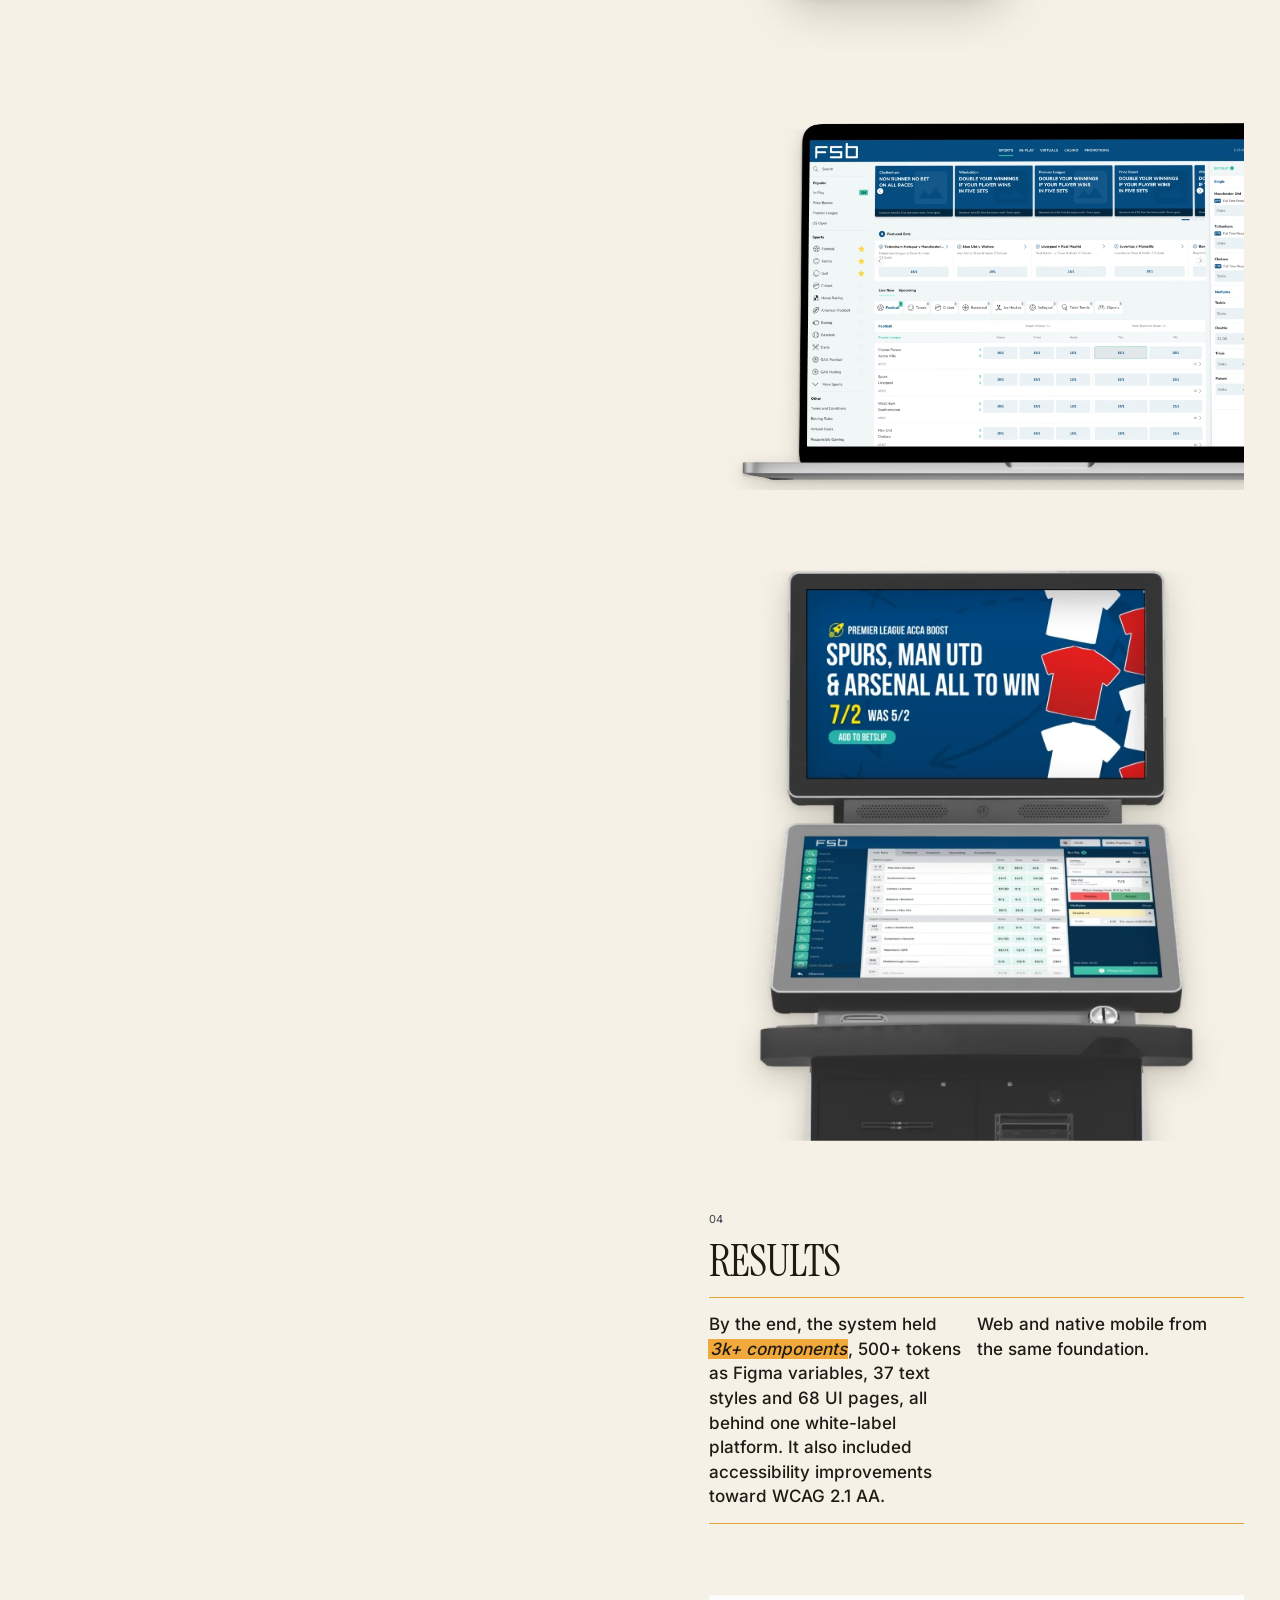
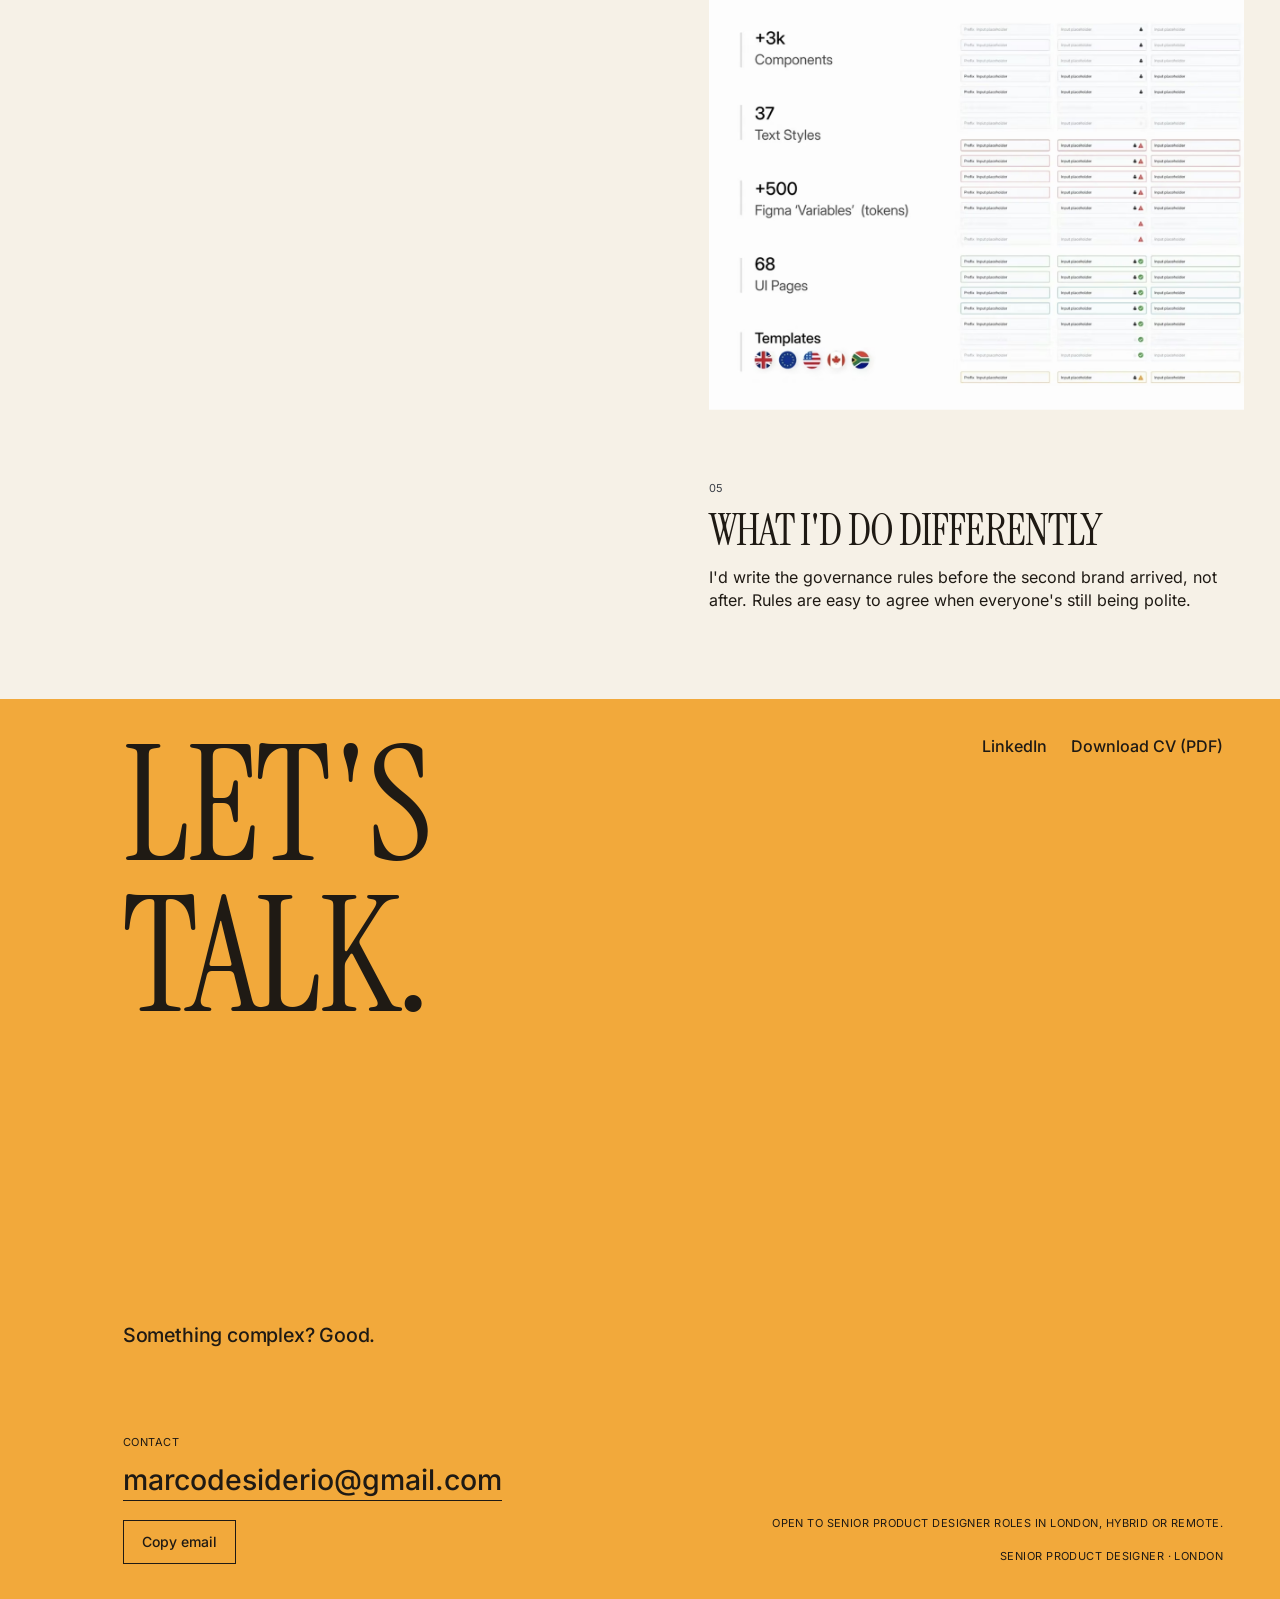
<file: work/fsb-tech/index.html>
<!doctype html>
<html lang="en-GB" class="no-js" data-theme="editorial"><head><meta charset="utf-8"><meta name="viewport" content="width=device-width,initial-scale=1">
<title>FSB Tech · Marco Desiderio</title><meta name="description" content="Regulated, high-traffic consumer product work. A design system built from the ground up for a white-label platform.">
<link rel="canonical" href="https://marcodesiderio.com/work/fsb-tech/"><meta name="theme-color" content="#2E2B28">
<meta property="og:type" content="website"><meta property="og:site_name" content="Marco Desiderio"><meta property="og:title" content="FSB Tech · Marco Desiderio"><meta property="og:description" content="Regulated, high-traffic consumer product work. A design system built from the ground up for a white-label platform."><meta property="og:url" content="https://marcodesiderio.com/work/fsb-tech/"><meta property="og:image" content="https://marcodesiderio.com/images/og_1200x630.png"><meta property="og:image:width" content="1200"><meta property="og:image:height" content="630"><meta property="og:image:alt" content="Marco Desiderio. Senior Product Designer, London."><meta name="twitter:card" content="summary_large_image"><meta name="twitter:image" content="https://marcodesiderio.com/images/og_1200x630.png">
<link rel="preload" href="/fonts/InstrumentSerif-400.woff2" as="font" type="font/woff2" crossorigin><link rel="preload" href="/fonts/Inter-Var.woff2" as="font" type="font/woff2" crossorigin>
<script>(function(h){h.classList.replace('no-js','js');try{var t=new URLSearchParams(location.search).get('theme');if(t==='signal'||t==='editorial')h.dataset.theme=t}catch(e){}if(!matchMedia('(prefers-reduced-motion: reduce)').matches){h.classList.add('anim');}setTimeout(function(){if(!window.__md)h.classList.remove('anim','loader-on')},3500)})(document.documentElement)</script>
<link rel="stylesheet" href="/css/site.css?v20">
<link rel="icon" href="/favicon.ico?v20" sizes="any"><link rel="icon" href="/favicon-32.png?v20" type="image/png" sizes="32x32"><link rel="icon" href="/favicon-16.png?v20" type="image/png" sizes="16x16"><link rel="icon" href="/favicon-512.png?v20" type="image/png" sizes="512x512"><link rel="apple-touch-icon" sizes="180x180" href="/apple-touch-icon-180.png?v20">
<script src="/vendor/gsap.min.js?v20" defer></script><script src="/vendor/ScrollTrigger.min.js?v20" defer></script><script src="/vendor/lenis.min.js?v20" defer></script><script src="/main.js?v20" defer></script></head>
<body class="page case-page" data-tone="light">
<a class="skip" href="#main">Skip to content</a>
<header class="rail" aria-label="Site">
<span class="rail__bar" aria-hidden="true"></span>
<button class="burger" id="menuBtn" type="button" aria-expanded="false" aria-controls="menu" aria-label="Open menu"><i></i><i></i><i></i></button>
<a class="rail__home" href="/" aria-label="Marco Desiderio, home"><img src="/images/logo/marco-face-white-128.png" width="128" height="128" alt="" class="rail__logo"><span class="rail__mono">Marco Desiderio</span></a>
<div class="rail__mid" aria-hidden="true"><span class="vt">Senior Product Designer · London</span><span class="vt vt--name">Marco Desiderio</span></div>
</header>
<dialog class="menu" id="menu" aria-label="Site navigation">
<div class="menu__panel">
<button class="menu__close" id="menuClose" type="button"><span class="ln"><span>Close</span></span></button>
<nav class="menu__nav" aria-label="Primary"><a href="/"><span class="menu__n"><span class="ln"><span>01.</span></span></span><span class="menu__t"><span class="ln"><span>Home</span></span></span></a><a href="/#work"><span class="menu__n"><span class="ln"><span>02.</span></span></span><span class="menu__t"><span class="ln"><span>Work</span></span></span></a><a href="/about/"><span class="menu__n"><span class="ln"><span>03.</span></span></span><span class="menu__t"><span class="ln"><span>About</span></span></span></a><a href="#contact"><span class="menu__n"><span class="ln"><span>04.</span></span></span><span class="menu__t"><span class="ln"><span>Contact</span></span></span></a></nav>
<div class="menu__foot"><span class="menu__cases"><a class="ul" href="/work/royal-london/">Royal London</a><a class="ul" href="/work/johcm/">J O Hambro</a><a class="ul" href="/work/artemis/">Artemis</a><a class="ul" href="/work/fsb-tech/">FSB Tech</a></span><span class="menu__social"><a class="ul" href="https://www.linkedin.com/in/marco-antonio-desiderio/" target="_blank" rel="noopener">LinkedIn</a><a class="ul" href="/cv/Marco_Desiderio_CV.pdf" download>CV (PDF)</a><a class="ul" href="mailto:marcodesiderio@gmail.com">Email</a></span></div>
</div></dialog>
<main id="main" tabindex="-1"><section class="panel--paper case" data-tone="light" aria-labelledby="t">
<div class="case__copy"><div class="case__copyin">
<a class="case__back micro-l ul" href="/#work"><span aria-hidden="true">← </span>Back</a>
<h1 class="display-xl case__title" id="t" data-split><span class="ln"><span>FSB Tech</span></span></h1>
<p class="case__tag" data-rise><span class="ln"><span>A design system for a white-label platform, <mark>from tokens to documentation</mark>.</span></span></p>
<div class="case__row" data-rise><p class="micro">Overview</p><p><mark>Regulated, high-traffic</mark> consumer product work. A design system built from the ground up for a white-label platform.</p></div>
<div class="case__row"><p class="micro" data-rise><span class="ln"><span>Details</span></span></p><dl class="spec"><div><dt>Client</dt><dd>FSB Tech</dd></div><div><dt>Year</dt><dd>2021 to 2023</dd></div><div><dt>Role</dt><dd>Senior Product Designer</dd></div><div><dt>Team</dt><dd>A lead designer, a senior designer, a graphic designer and me</dd></div><div><dt>Timeline</dt><dd>Jan 2021 to Aug 2023</dd></div><div><dt>Scope</dt><dd>Design system, UI design</dd></div><div><dt>Platforms</dt><dd>Web and native mobile</dd></div></dl></div>
<div class="case__row case__next"><p class="micro">Next case</p><a class="case__nextlink" href="/work/royal-london/">Royal London <svg class="arr" viewBox="0 0 20 20" aria-hidden="true"><path d="M4 10h12M11 5l5 5-5 5" fill="none" stroke="currentColor" stroke-width="1.5"/></svg></a></div>
</div></div>
<div class="case__flow"><figure class="case__media wipe"><picture><source srcset="/images/work/fsb-tech/hero_2400x1350.avif" type="image/avif"><img src="/images/work/fsb-tech/hero_2400x1350.webp" width="2400" height="1350" alt="FSB Tech white-label platform across brand themes" fetchpriority="high" decoding="async"></picture><figcaption class="micro"></figcaption></figure>
<section class="case__sec" data-rise aria-labelledby="fsb-tech-0"><p class="micro">01</p><h2 class="case__h" id="fsb-tech-0">Problem</h2><div class="prose"><blockquote>
<p>Every client wants to be different. The codebase would rather they weren&#39;t.</p>
</blockquote>
<p>FSB runs a white-label platform used across multiple markets. I built and owned its design system from the ground up: design tokens, a scalable component library and themes, so each client could have its own look without fragmenting the core.</p>
<p>Clients included Gamesys, JenningsBet, Fitzdares, QuinnBet, BetGoodwin and PowerPlay.</p>
<p>High traffic and multiple markets. Without a shared system, every new client would mean another fork and another place for bugs to hide.</p>
</div></section>
<figure class="case__media wipe"><picture><source srcset="/images/work/fsb-tech/gallery-desktop-home_1920x1080.avif" type="image/avif"><img src="/images/work/fsb-tech/gallery-desktop-home_1920x1080.webp" width="1920" height="1080" alt="FSB Tech desktop home" decoding="async"></picture></figure>
<section class="case__sec" data-rise aria-labelledby="fsb-tech-1"><p class="micro">02</p><h2 class="case__h" id="fsb-tech-1">Approach</h2><div class="prose"><p><strong>Core journeys.</strong> I led design for onboarding and account management.</p>
<p><strong>Design-to-code.</strong> Close work with engineering, reviewing implementations and flagging drift early in the cycle.</p>
<p><strong>Testing and accessibility.</strong> Usability testing and heuristic reviews, plus accessibility improvements towards WCAG 2.1 AA.</p>
</div></section>
<section class="case__sec" data-rise aria-labelledby="fsb-tech-2"><p class="micro">03</p><h2 class="case__h" id="fsb-tech-2">System</h2><div class="prose"><p><strong>System from the ground up.</strong> Design tokens, a scalable component library and themes for white-label clients. One core library, themed for every white-label client.</p>
<p><strong>Governance.</strong> Clear rules and brand values so themes stayed coherent without fragmenting the core system.</p>
</div></section>
<figure class="case__media wipe"><picture><source srcset="/images/work/fsb-tech/gallery-01.avif" type="image/avif"><img src="/images/work/fsb-tech/gallery-01.webp" width="1474" height="1544" alt="FSB Tech design system gallery 01" decoding="async"></picture></figure>
<figure class="case__media wipe"><picture><source srcset="/images/work/fsb-tech/gallery-04.avif" type="image/avif"><img src="/images/work/fsb-tech/gallery-04.webp" width="541" height="894" alt="FSB Tech design system gallery 04" decoding="async"></picture></figure>
<figure class="case__media wipe"><picture><source srcset="/images/work/fsb-tech/gallery-06.avif" type="image/avif"><img src="/images/work/fsb-tech/gallery-06.webp" width="979" height="671" alt="FSB Tech design system gallery 06" decoding="async"></picture></figure>
<figure class="case__media wipe"><picture><source srcset="/images/work/fsb-tech/gallery-08.avif" type="image/avif"><img src="/images/work/fsb-tech/gallery-08.webp" width="666" height="720" alt="FSB Tech design system gallery 08" decoding="async"></picture></figure>
<section class="case__sec" data-rise aria-labelledby="fsb-tech-res"><p class="micro">04</p><h2 class="case__h" id="fsb-tech-res">Results</h2><ul class="results" role="list"><li>By the end, the system held <mark>3k+ components</mark>, 500+ tokens as Figma variables, 37 text styles and 68 UI pages, all behind one white-label platform. It also included accessibility improvements toward WCAG 2.1 AA.</li><li>Web and native mobile from the same foundation.</li></ul></section>
<figure class="case__media wipe"><picture><source srcset="/images/work/fsb-tech/gallery-system-overview_1192x922.avif" type="image/avif"><img src="/images/work/fsb-tech/gallery-system-overview_1192x922.webp" width="1192" height="922" alt="FSB Tech design system overview" decoding="async"></picture></figure>
<section class="case__sec" data-rise aria-labelledby="fsb-tech-diff"><p class="micro">05</p><h2 class="case__h" id="fsb-tech-diff">What I'd do differently</h2><div class="prose"><p>I'd write the governance rules before the second brand arrived, not after. Rules are easy to agree when everyone's still being polite.</p></div></section>
<div class="case__next case__next--end"><p class="micro">Next case</p><a class="case__nextlink" href="/work/royal-london/">Royal London <svg class="arr" viewBox="0 0 20 20" aria-hidden="true"><path d="M4 10h12M11 5l5 5-5 5" fill="none" stroke="currentColor" stroke-width="1.5"/></svg></a></div></div></section><section class="panel panel--deep foot" id="contact" data-tone="light" aria-labelledby="foot-h">
<p class="micro foot__top">Senior Product Designer · London</p>
<h2 class="display-xxl foot__h" id="foot-h" data-split><span class="ln"><span>Let's</span></span><span class="ln"><span>talk.</span></span></h2>
<p class="foot__line lead" data-rise><span class="ln"><span>Something complex? Good.</span></span></p>
<div class="foot__contact" data-rise><p class="micro"><span class="ln"><span>Contact</span></span></p><p class="foot__email"><span class="ln"><span><a class="ul ul--on" href="mailto:marcodesiderio@gmail.com">marcodesiderio@gmail.com</a></span></span></p>
<p class="foot__actions"><button class="btn" id="copy" type="button" data-email="marcodesiderio@gmail.com">Copy email</button><span id="copyLbl" class="micro" aria-live="polite"></span></p></div>
<nav class="foot__social" aria-label="Elsewhere"><a class="ul" href="https://www.linkedin.com/in/marco-antonio-desiderio/" target="_blank" rel="noopener">LinkedIn<span class="vh"> (opens in a new tab)</span></a><a class="ul" href="/cv/Marco_Desiderio_CV.pdf" download>Download CV (PDF)</a></nav>
<p class="micro foot__meta">Open to Senior Product Designer roles in London, hybrid or remote.</p>
</section></main></body></html>
</file>
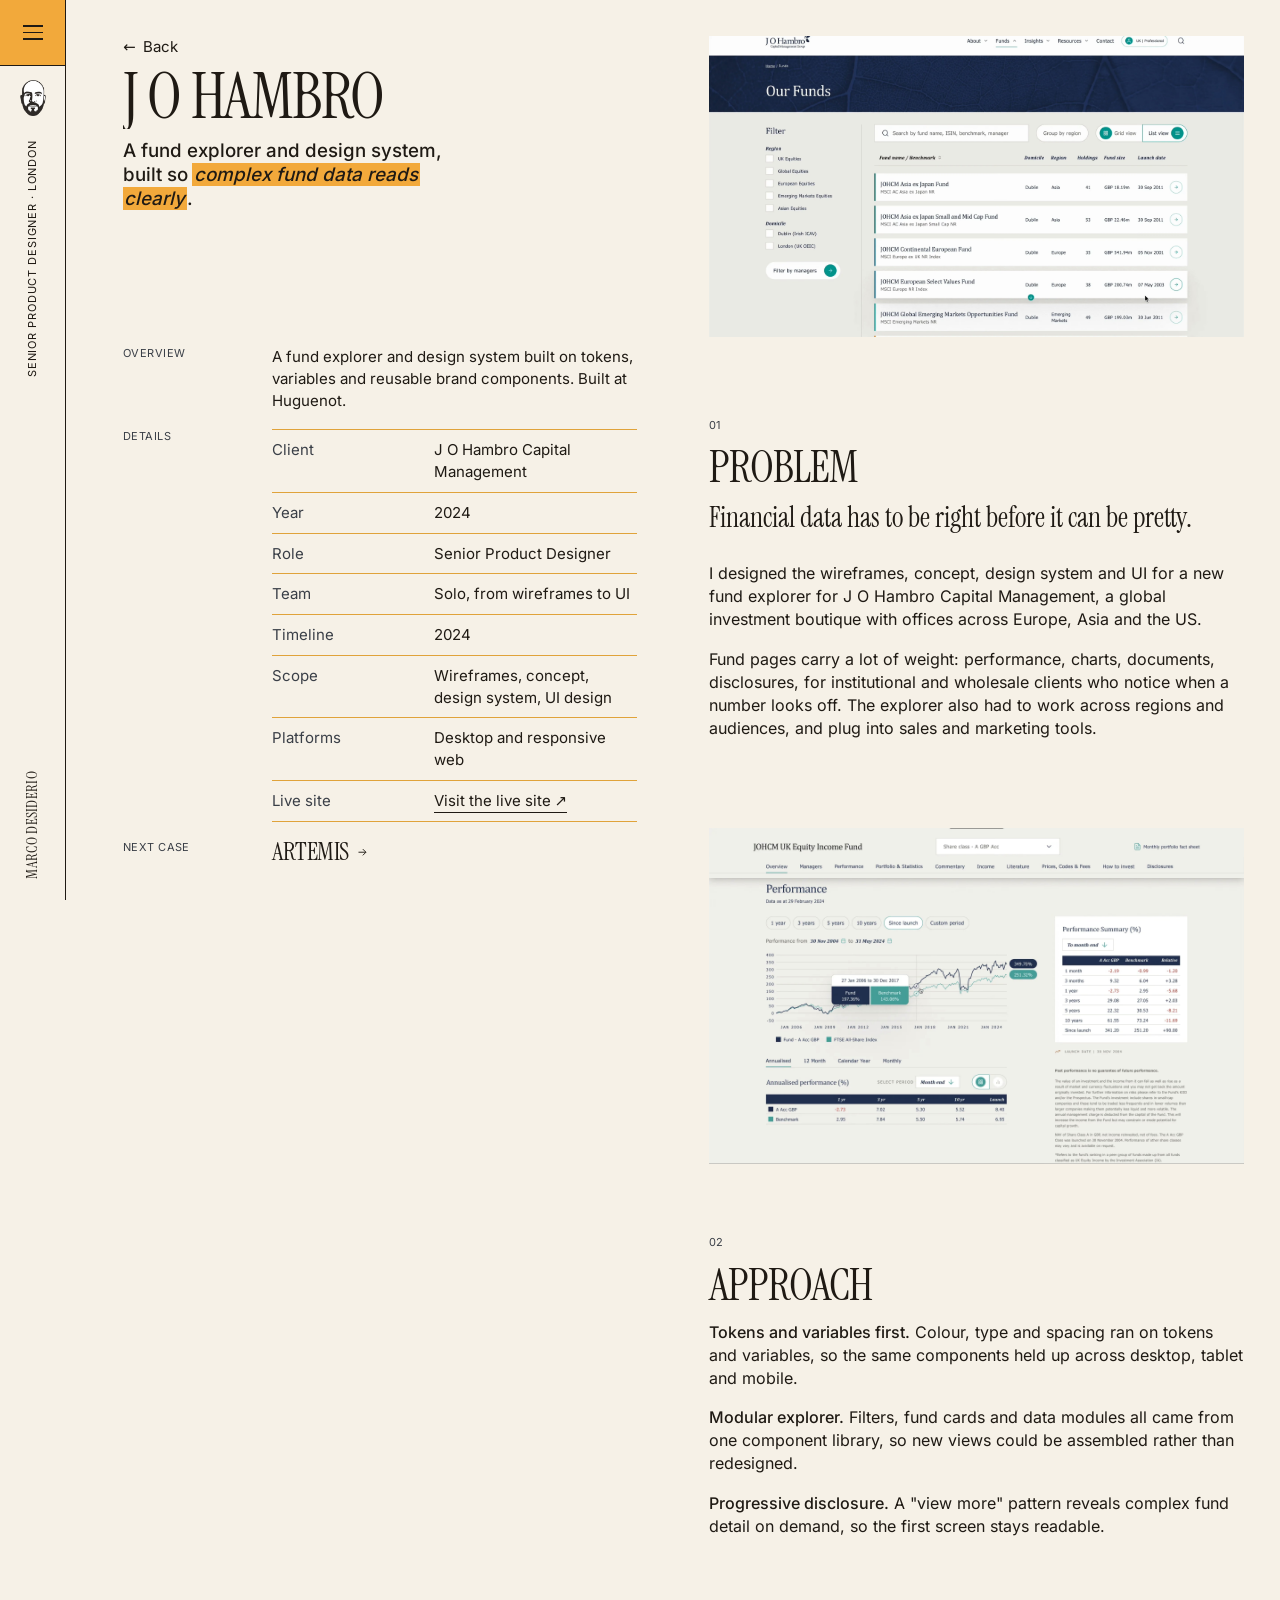
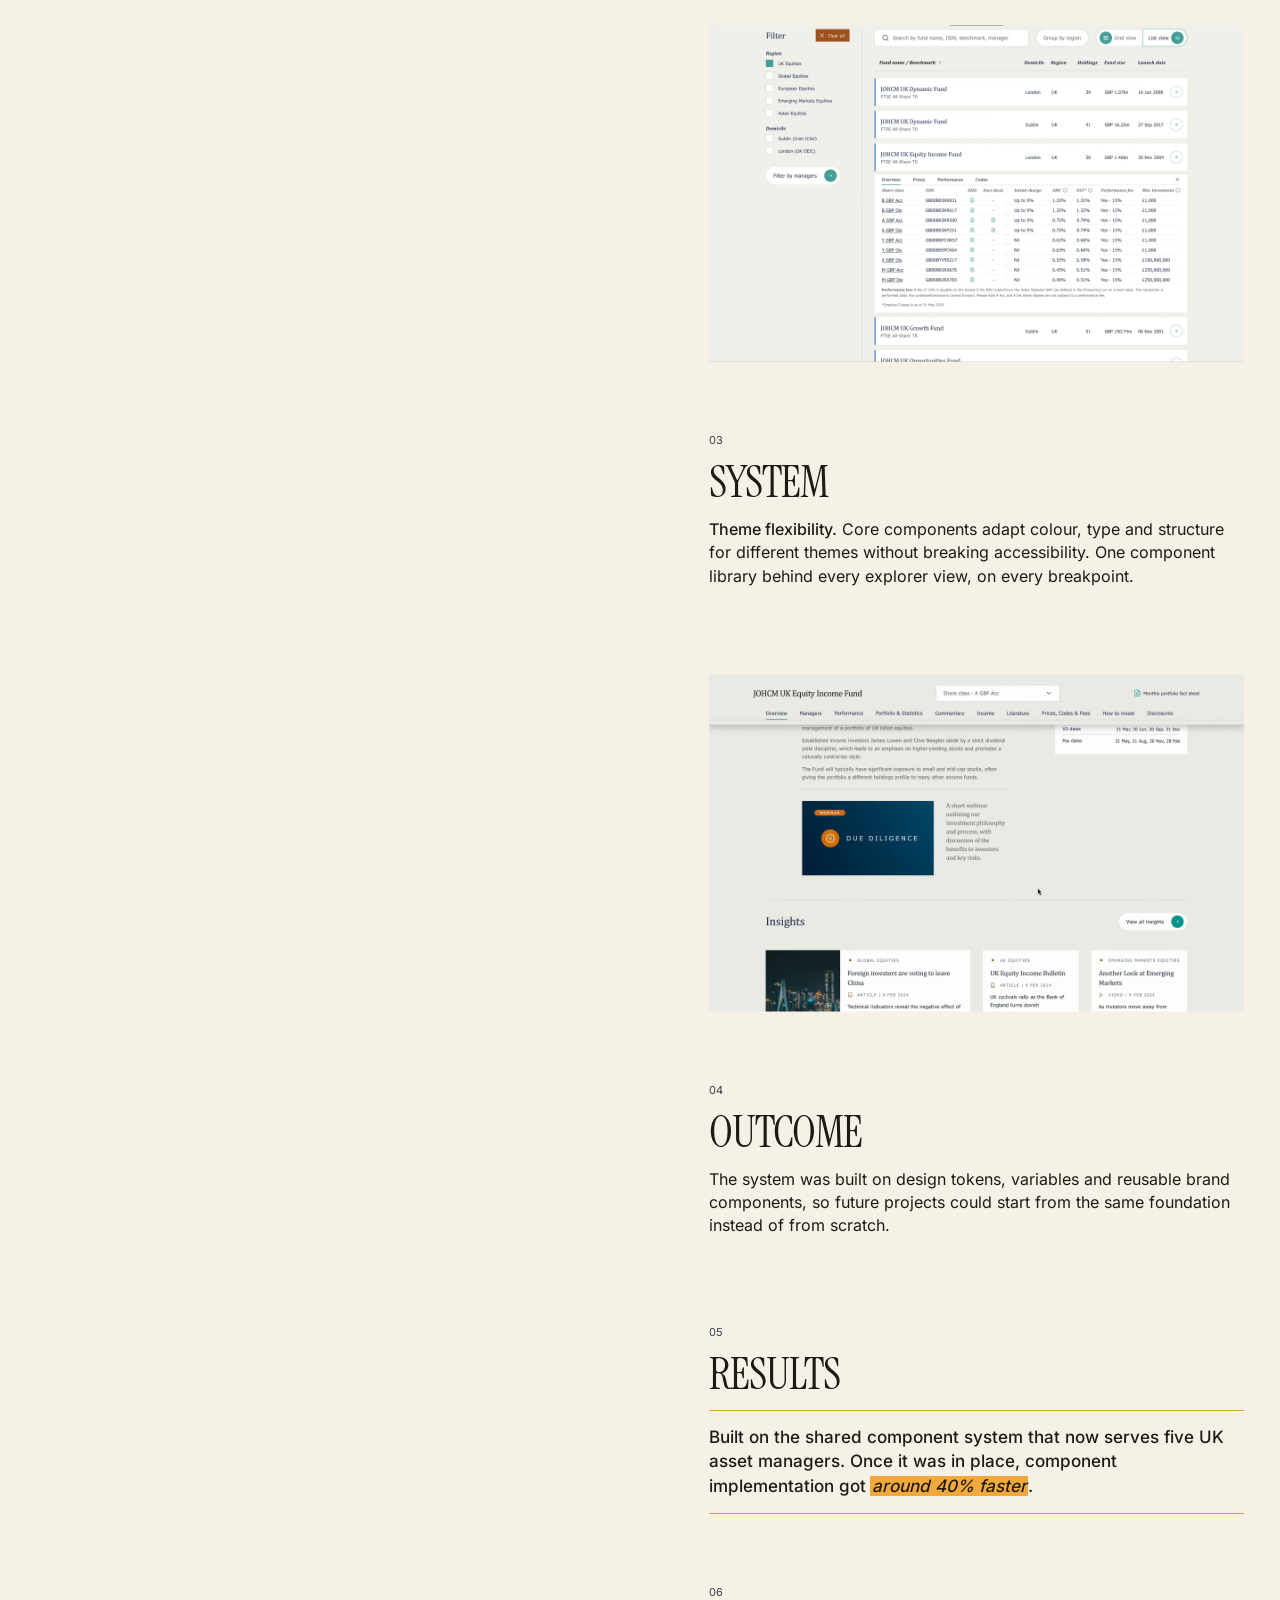
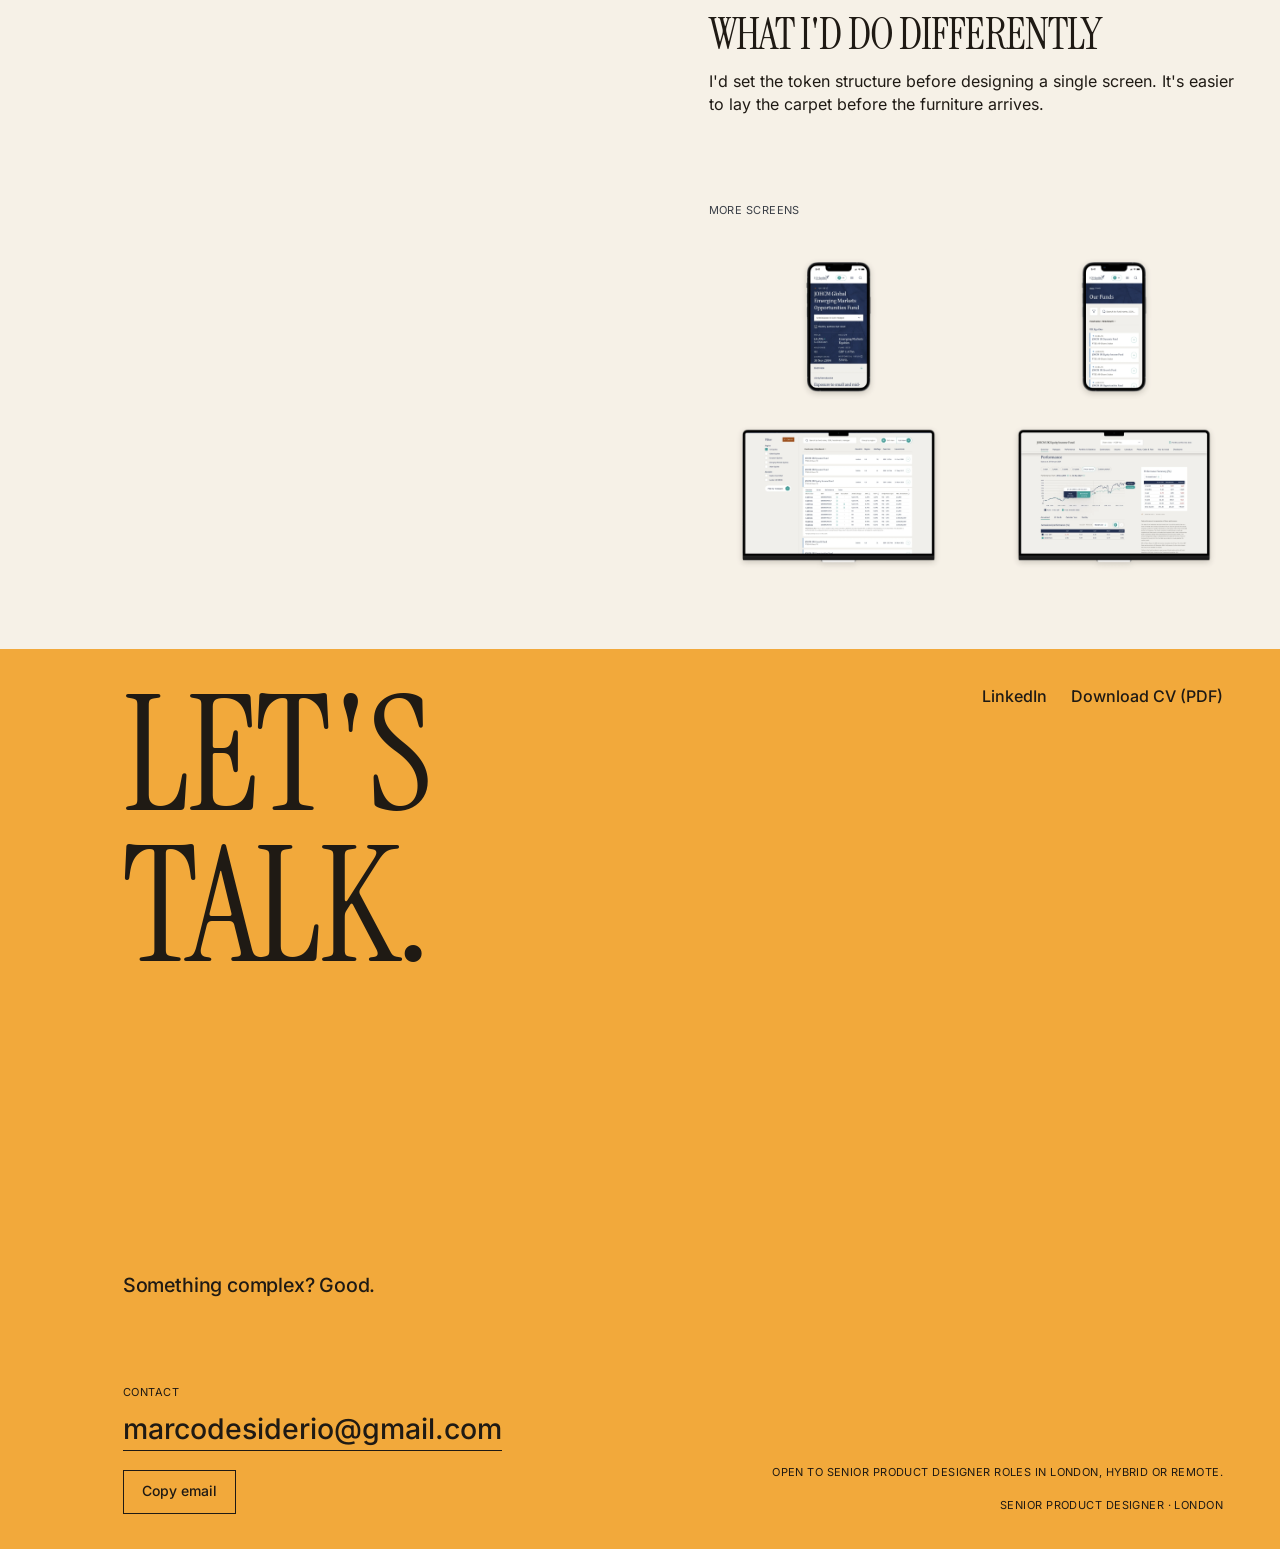
<file: work/johcm/index.html>
<!doctype html>
<html lang="en-GB" class="no-js" data-theme="editorial"><head><meta charset="utf-8"><meta name="viewport" content="width=device-width,initial-scale=1">
<title>J O Hambro · Marco Desiderio</title><meta name="description" content="A fund explorer and design system built on tokens, variables and reusable brand components.">
<link rel="canonical" href="https://marcodesiderio.com/work/johcm/"><meta name="theme-color" content="#2E2B28">
<meta property="og:type" content="website"><meta property="og:site_name" content="Marco Desiderio"><meta property="og:title" content="J O Hambro · Marco Desiderio"><meta property="og:description" content="A fund explorer and design system built on tokens, variables and reusable brand components."><meta property="og:url" content="https://marcodesiderio.com/work/johcm/"><meta property="og:image" content="https://marcodesiderio.com/images/og_1200x630.png"><meta property="og:image:width" content="1200"><meta property="og:image:height" content="630"><meta property="og:image:alt" content="Marco Desiderio. Senior Product Designer, London."><meta name="twitter:card" content="summary_large_image"><meta name="twitter:image" content="https://marcodesiderio.com/images/og_1200x630.png">
<link rel="preload" href="/fonts/InstrumentSerif-400.woff2" as="font" type="font/woff2" crossorigin><link rel="preload" href="/fonts/Inter-Var.woff2" as="font" type="font/woff2" crossorigin>
<script>(function(h){h.classList.replace('no-js','js');try{var t=new URLSearchParams(location.search).get('theme');if(t==='signal'||t==='editorial')h.dataset.theme=t}catch(e){}if(!matchMedia('(prefers-reduced-motion: reduce)').matches){h.classList.add('anim');}setTimeout(function(){if(!window.__md)h.classList.remove('anim','loader-on')},3500)})(document.documentElement)</script>
<link rel="stylesheet" href="/css/site.css?v20">
<link rel="icon" href="/favicon.ico?v20" sizes="any"><link rel="icon" href="/favicon-32.png?v20" type="image/png" sizes="32x32"><link rel="icon" href="/favicon-16.png?v20" type="image/png" sizes="16x16"><link rel="icon" href="/favicon-512.png?v20" type="image/png" sizes="512x512"><link rel="apple-touch-icon" sizes="180x180" href="/apple-touch-icon-180.png?v20">
<script src="/vendor/gsap.min.js?v20" defer></script><script src="/vendor/ScrollTrigger.min.js?v20" defer></script><script src="/vendor/lenis.min.js?v20" defer></script><script src="/main.js?v20" defer></script></head>
<body class="page case-page" data-tone="light">
<a class="skip" href="#main">Skip to content</a>
<header class="rail" aria-label="Site">
<span class="rail__bar" aria-hidden="true"></span>
<button class="burger" id="menuBtn" type="button" aria-expanded="false" aria-controls="menu" aria-label="Open menu"><i></i><i></i><i></i></button>
<a class="rail__home" href="/" aria-label="Marco Desiderio, home"><img src="/images/logo/marco-face-white-128.png" width="128" height="128" alt="" class="rail__logo"><span class="rail__mono">Marco Desiderio</span></a>
<div class="rail__mid" aria-hidden="true"><span class="vt">Senior Product Designer · London</span><span class="vt vt--name">Marco Desiderio</span></div>
</header>
<dialog class="menu" id="menu" aria-label="Site navigation">
<div class="menu__panel">
<button class="menu__close" id="menuClose" type="button"><span class="ln"><span>Close</span></span></button>
<nav class="menu__nav" aria-label="Primary"><a href="/"><span class="menu__n"><span class="ln"><span>01.</span></span></span><span class="menu__t"><span class="ln"><span>Home</span></span></span></a><a href="/#work"><span class="menu__n"><span class="ln"><span>02.</span></span></span><span class="menu__t"><span class="ln"><span>Work</span></span></span></a><a href="/about/"><span class="menu__n"><span class="ln"><span>03.</span></span></span><span class="menu__t"><span class="ln"><span>About</span></span></span></a><a href="#contact"><span class="menu__n"><span class="ln"><span>04.</span></span></span><span class="menu__t"><span class="ln"><span>Contact</span></span></span></a></nav>
<div class="menu__foot"><span class="menu__cases"><a class="ul" href="/work/royal-london/">Royal London</a><a class="ul" href="/work/johcm/">J O Hambro</a><a class="ul" href="/work/artemis/">Artemis</a><a class="ul" href="/work/fsb-tech/">FSB Tech</a></span><span class="menu__social"><a class="ul" href="https://www.linkedin.com/in/marco-antonio-desiderio/" target="_blank" rel="noopener">LinkedIn</a><a class="ul" href="/cv/Marco_Desiderio_CV.pdf" download>CV (PDF)</a><a class="ul" href="mailto:marcodesiderio@gmail.com">Email</a></span></div>
</div></dialog>
<main id="main" tabindex="-1"><section class="panel--paper case" data-tone="light" aria-labelledby="t">
<div class="case__copy"><div class="case__copyin">
<a class="case__back micro-l ul" href="/#work"><span aria-hidden="true">← </span>Back</a>
<h1 class="display-xl case__title" id="t" data-split><span class="ln"><span>J O Hambro</span></span></h1>
<p class="case__tag" data-rise><span class="ln"><span>A fund explorer and design system, built so <mark>complex fund data reads clearly</mark>.</span></span></p>
<div class="case__row" data-rise><p class="micro">Overview</p><p>A fund explorer and design system built on tokens, variables and reusable brand components. Built at Huguenot.</p></div>
<div class="case__row"><p class="micro" data-rise><span class="ln"><span>Details</span></span></p><dl class="spec"><div><dt>Client</dt><dd>J O Hambro Capital Management</dd></div><div><dt>Year</dt><dd>2024</dd></div><div><dt>Role</dt><dd>Senior Product Designer</dd></div><div><dt>Team</dt><dd>Solo, from wireframes to UI</dd></div><div><dt>Timeline</dt><dd>2024</dd></div><div><dt>Scope</dt><dd>Wireframes, concept, design system, UI design</dd></div><div><dt>Platforms</dt><dd>Desktop and responsive web</dd></div><div><dt>Live site</dt><dd><a class="ul ul--on" href="https://www.johcm.com/funds/" target="_blank" rel="noopener">Visit the live site ↗<span class="vh"> (opens in a new tab)</span></a></dd></div></dl></div>
<div class="case__row case__next"><p class="micro">Next case</p><a class="case__nextlink" href="/work/artemis/">Artemis <svg class="arr" viewBox="0 0 20 20" aria-hidden="true"><path d="M4 10h12M11 5l5 5-5 5" fill="none" stroke="currentColor" stroke-width="1.5"/></svg></a></div>
</div></div>
<div class="case__flow"><figure class="case__media wipe"><picture><source srcset="/images/work/johcm/hero_2880x1620.avif" type="image/avif"><img src="/images/work/johcm/hero_2880x1620.webp" width="2880" height="1620" alt="J O Hambro fund explorer screens" fetchpriority="high" decoding="async"></picture><figcaption class="micro"></figcaption></figure>
<section class="case__sec" data-rise aria-labelledby="johcm-0"><p class="micro">01</p><h2 class="case__h" id="johcm-0">Problem</h2><div class="prose"><blockquote>
<p>Financial data has to be right before it can be pretty.</p>
</blockquote>
<p>I designed the wireframes, concept, design system and UI for a new fund explorer for J O Hambro Capital Management, a global investment boutique with offices across Europe, Asia and the US.</p>
<p>Fund pages carry a lot of weight: performance, charts, documents, disclosures, for institutional and wholesale clients who notice when a number looks off. The explorer also had to work across regions and audiences, and plug into sales and marketing tools.</p>
</div></section>
<figure class="case__media wipe"><picture><source srcset="/images/work/johcm/gallery-performance_2400x1500.avif" type="image/avif"><img src="/images/work/johcm/gallery-performance_2400x1500.webp" width="2400" height="1508" alt="J O Hambro fund performance view" decoding="async"></picture></figure>
<section class="case__sec" data-rise aria-labelledby="johcm-1"><p class="micro">02</p><h2 class="case__h" id="johcm-1">Approach</h2><div class="prose"><p><strong>Tokens and variables first.</strong> Colour, type and spacing ran on tokens and variables, so the same components held up across desktop, tablet and mobile.</p>
<p><strong>Modular explorer.</strong> Filters, fund cards and data modules all came from one component library, so new views could be assembled rather than redesigned.</p>
<p><strong>Progressive disclosure.</strong> A &quot;view more&quot; pattern reveals complex fund detail on demand, so the first screen stays readable.</p>
</div></section>
<figure class="case__media wipe"><picture><source srcset="/images/work/johcm/gallery-share-classes_2400x1500.avif" type="image/avif"><img src="/images/work/johcm/gallery-share-classes_2400x1500.webp" width="2400" height="1508" alt="J O Hambro share classes view" decoding="async"></picture></figure>
<section class="case__sec" data-rise aria-labelledby="johcm-2"><p class="micro">03</p><h2 class="case__h" id="johcm-2">System</h2><div class="prose"><p><strong>Theme flexibility.</strong> Core components adapt colour, type and structure for different themes without breaking accessibility. One component library behind every explorer view, on every breakpoint.</p>
</div></section>
<figure class="case__media wipe"><picture><source srcset="/images/work/johcm/gallery-fund-page_2400x1500.avif" type="image/avif"><img src="/images/work/johcm/gallery-fund-page_2400x1500.webp" width="2400" height="1508" alt="J O Hambro fund page" decoding="async"></picture></figure>
<section class="case__sec" data-rise aria-labelledby="johcm-3"><p class="micro">04</p><h2 class="case__h" id="johcm-3">Outcome</h2><div class="prose"><p>The system was built on design tokens, variables and reusable brand components, so future projects could start from the same foundation instead of from scratch.</p>
</div></section>
<section class="case__sec" data-rise aria-labelledby="johcm-res"><p class="micro">05</p><h2 class="case__h" id="johcm-res">Results</h2><ul class="results" role="list"><li>Built on the shared component system that now serves five UK asset managers. Once it was in place, component implementation got <mark>around 40% faster</mark>.</li></ul></section>
<section class="case__sec" data-rise aria-labelledby="johcm-diff"><p class="micro">06</p><h2 class="case__h" id="johcm-diff">What I'd do differently</h2><div class="prose"><p>I'd set the token structure before designing a single screen. It's easier to lay the carpet before the furniture arrives.</p></div></section>
<section class="case__sec case__more" aria-labelledby="johcm-more"><p class="micro">More screens</p><h2 class="vh" id="johcm-more">More screens</h2><div class="case__grid"><figure class="case__gi"><picture><img src="/images/extra/jo-hambro-gallery-01.webp" width="2400" height="1446" alt="J O Hambro fund page on mobile" loading="lazy" decoding="async"></picture></figure><figure class="case__gi"><picture><img src="/images/extra/jo-hambro-gallery-02.webp" width="2400" height="1446" alt="J O Hambro fund list on mobile" loading="lazy" decoding="async"></picture></figure><figure class="case__gi"><picture><img src="/images/extra/jo-hambro-gallery-07.webp" width="2400" height="1446" alt="J O Hambro fund explorer on laptop" loading="lazy" decoding="async"></picture></figure><figure class="case__gi"><picture><img src="/images/extra/jo-hambro-gallery-08.webp" width="2400" height="1446" alt="J O Hambro fund performance on laptop" loading="lazy" decoding="async"></picture></figure></div></section>
<div class="case__next case__next--end"><p class="micro">Next case</p><a class="case__nextlink" href="/work/artemis/">Artemis <svg class="arr" viewBox="0 0 20 20" aria-hidden="true"><path d="M4 10h12M11 5l5 5-5 5" fill="none" stroke="currentColor" stroke-width="1.5"/></svg></a></div></div></section><section class="panel panel--deep foot" id="contact" data-tone="light" aria-labelledby="foot-h">
<p class="micro foot__top">Senior Product Designer · London</p>
<h2 class="display-xxl foot__h" id="foot-h" data-split><span class="ln"><span>Let's</span></span><span class="ln"><span>talk.</span></span></h2>
<p class="foot__line lead" data-rise><span class="ln"><span>Something complex? Good.</span></span></p>
<div class="foot__contact" data-rise><p class="micro"><span class="ln"><span>Contact</span></span></p><p class="foot__email"><span class="ln"><span><a class="ul ul--on" href="mailto:marcodesiderio@gmail.com">marcodesiderio@gmail.com</a></span></span></p>
<p class="foot__actions"><button class="btn" id="copy" type="button" data-email="marcodesiderio@gmail.com">Copy email</button><span id="copyLbl" class="micro" aria-live="polite"></span></p></div>
<nav class="foot__social" aria-label="Elsewhere"><a class="ul" href="https://www.linkedin.com/in/marco-antonio-desiderio/" target="_blank" rel="noopener">LinkedIn<span class="vh"> (opens in a new tab)</span></a><a class="ul" href="/cv/Marco_Desiderio_CV.pdf" download>Download CV (PDF)</a></nav>
<p class="micro foot__meta">Open to Senior Product Designer roles in London, hybrid or remote.</p>
</section></main></body></html>
</file>
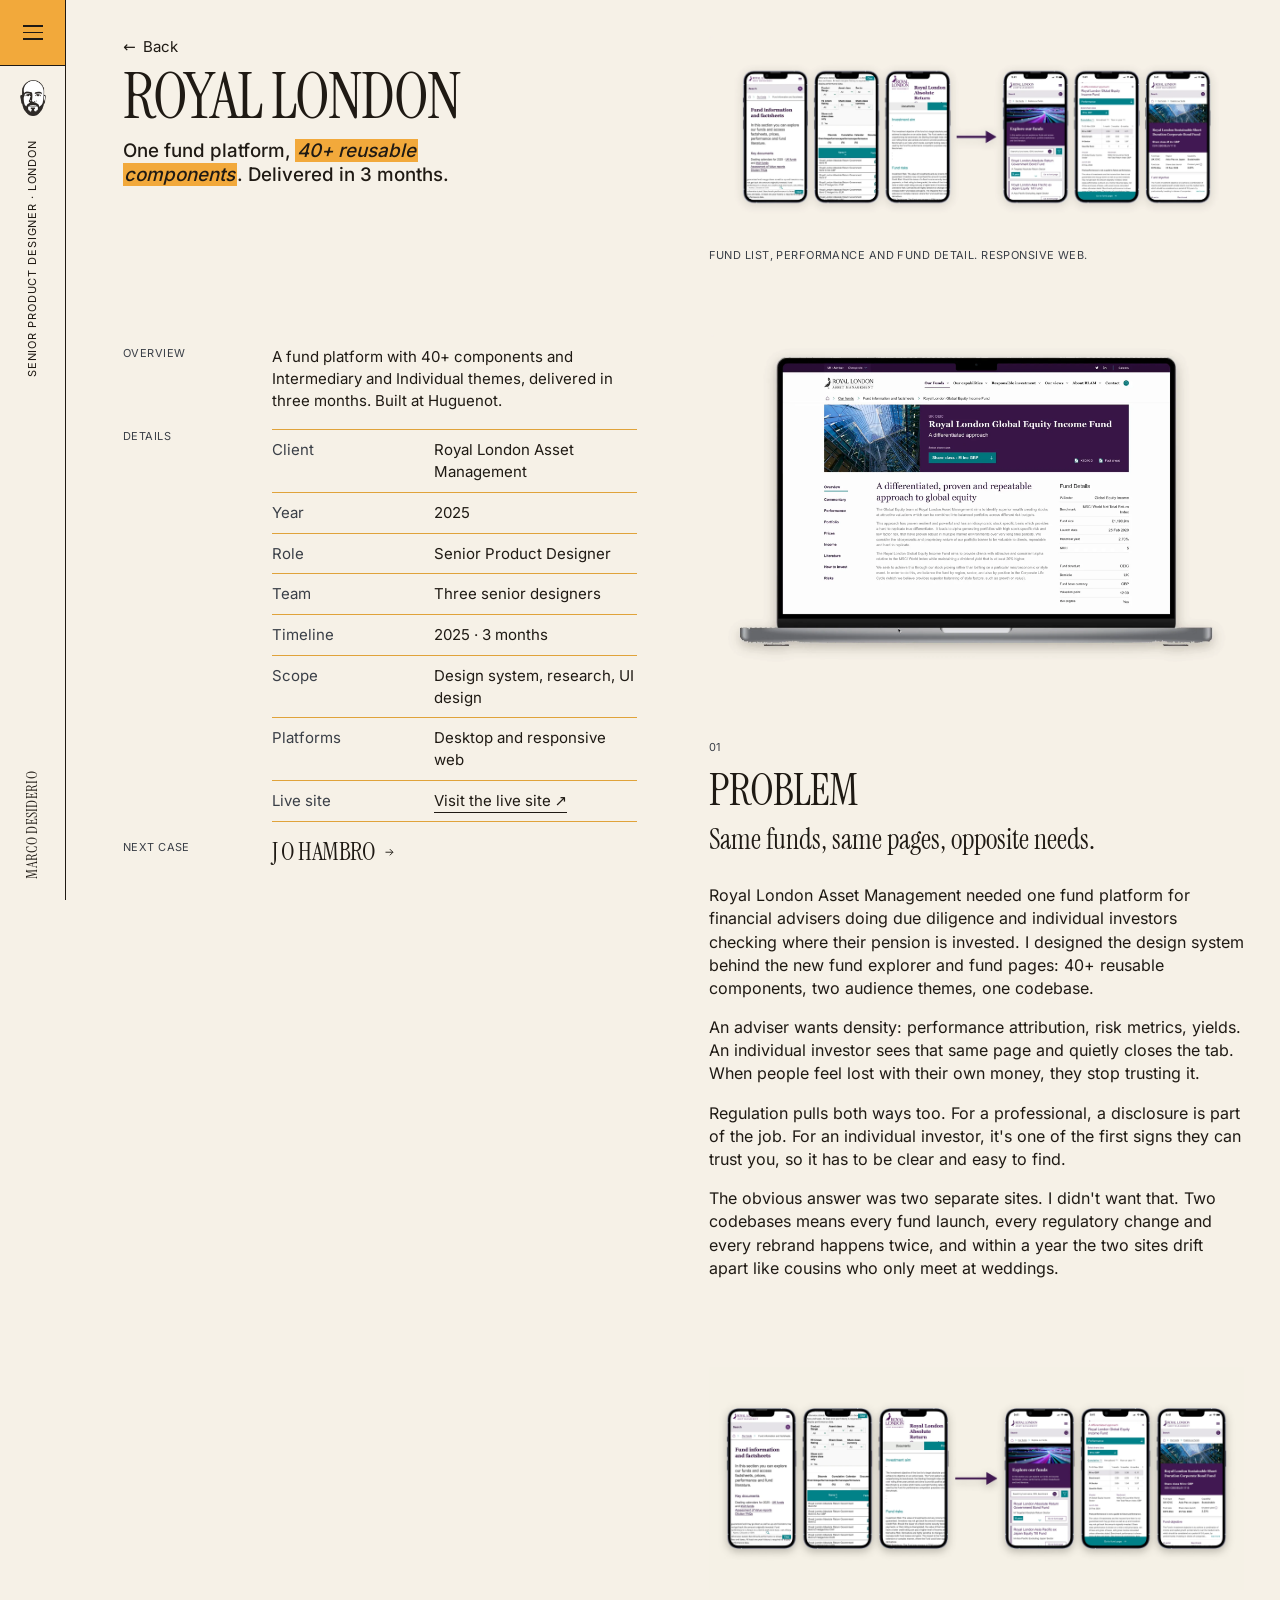
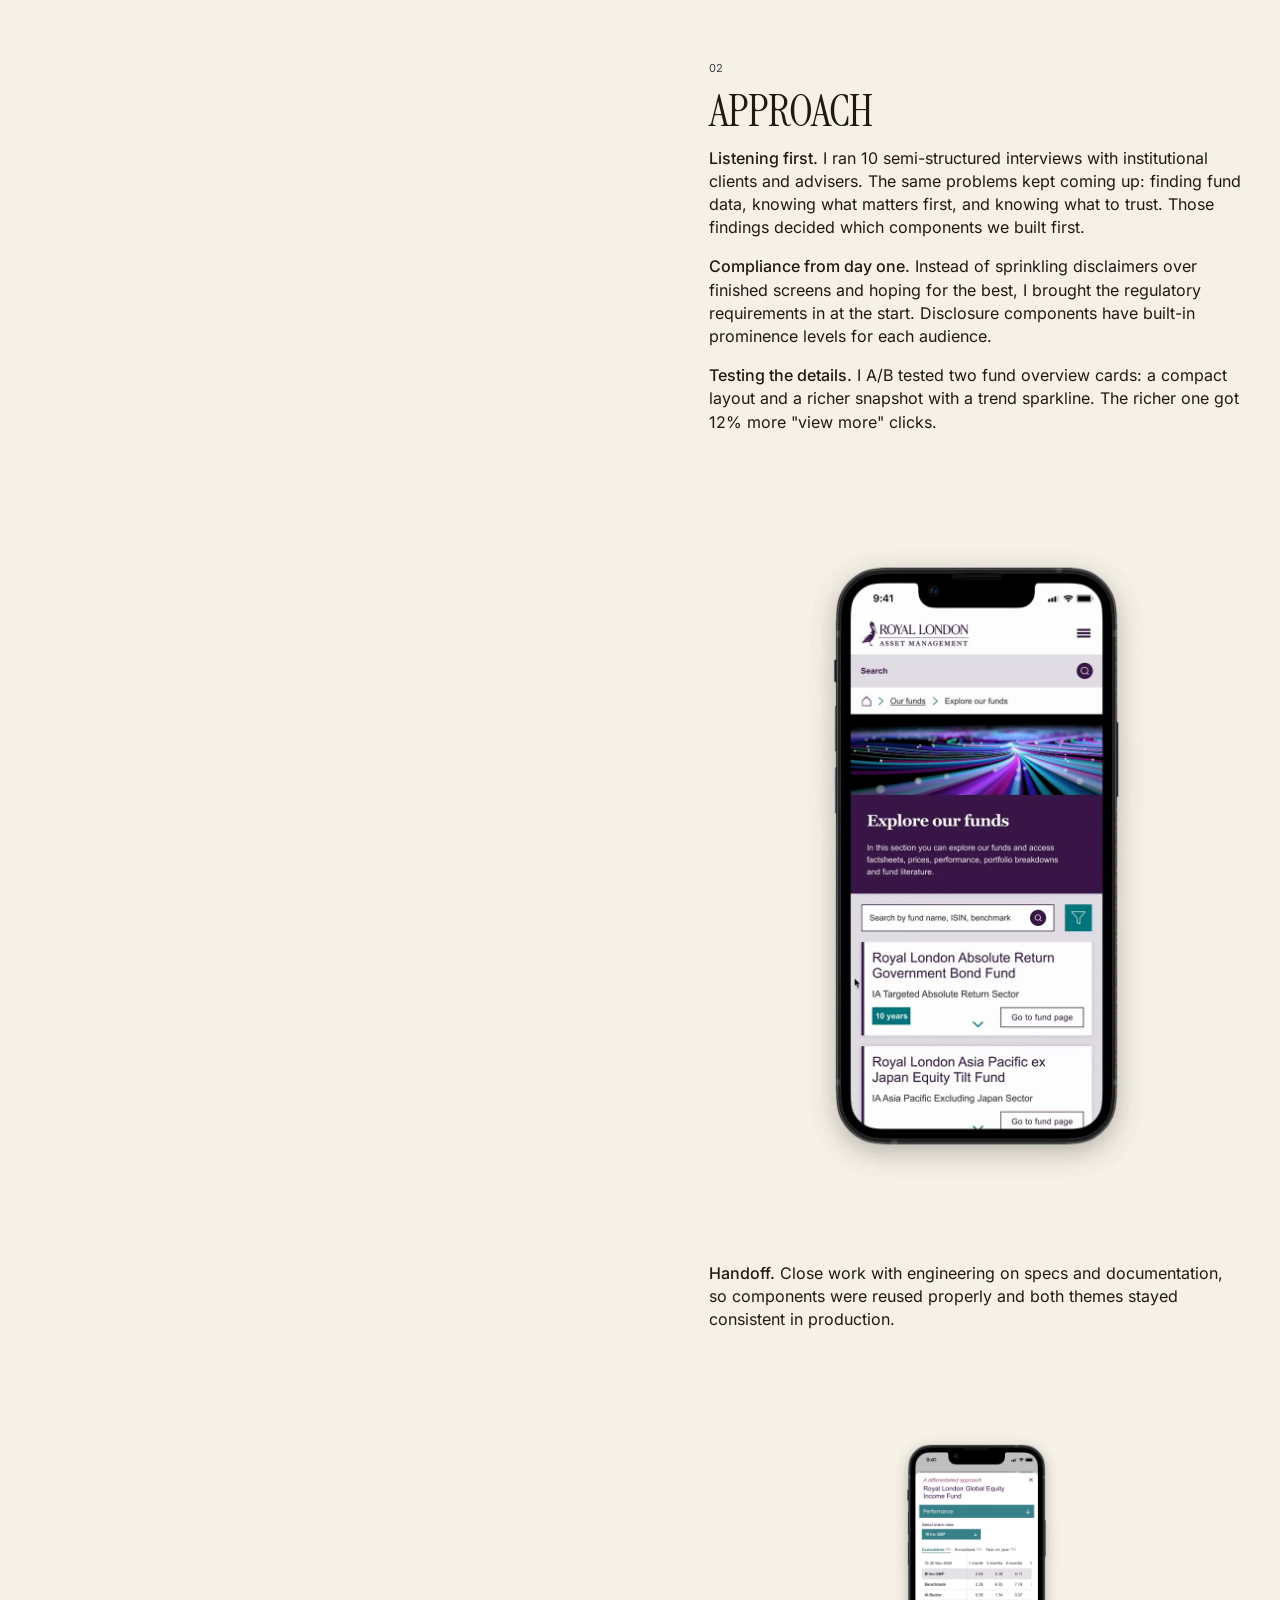
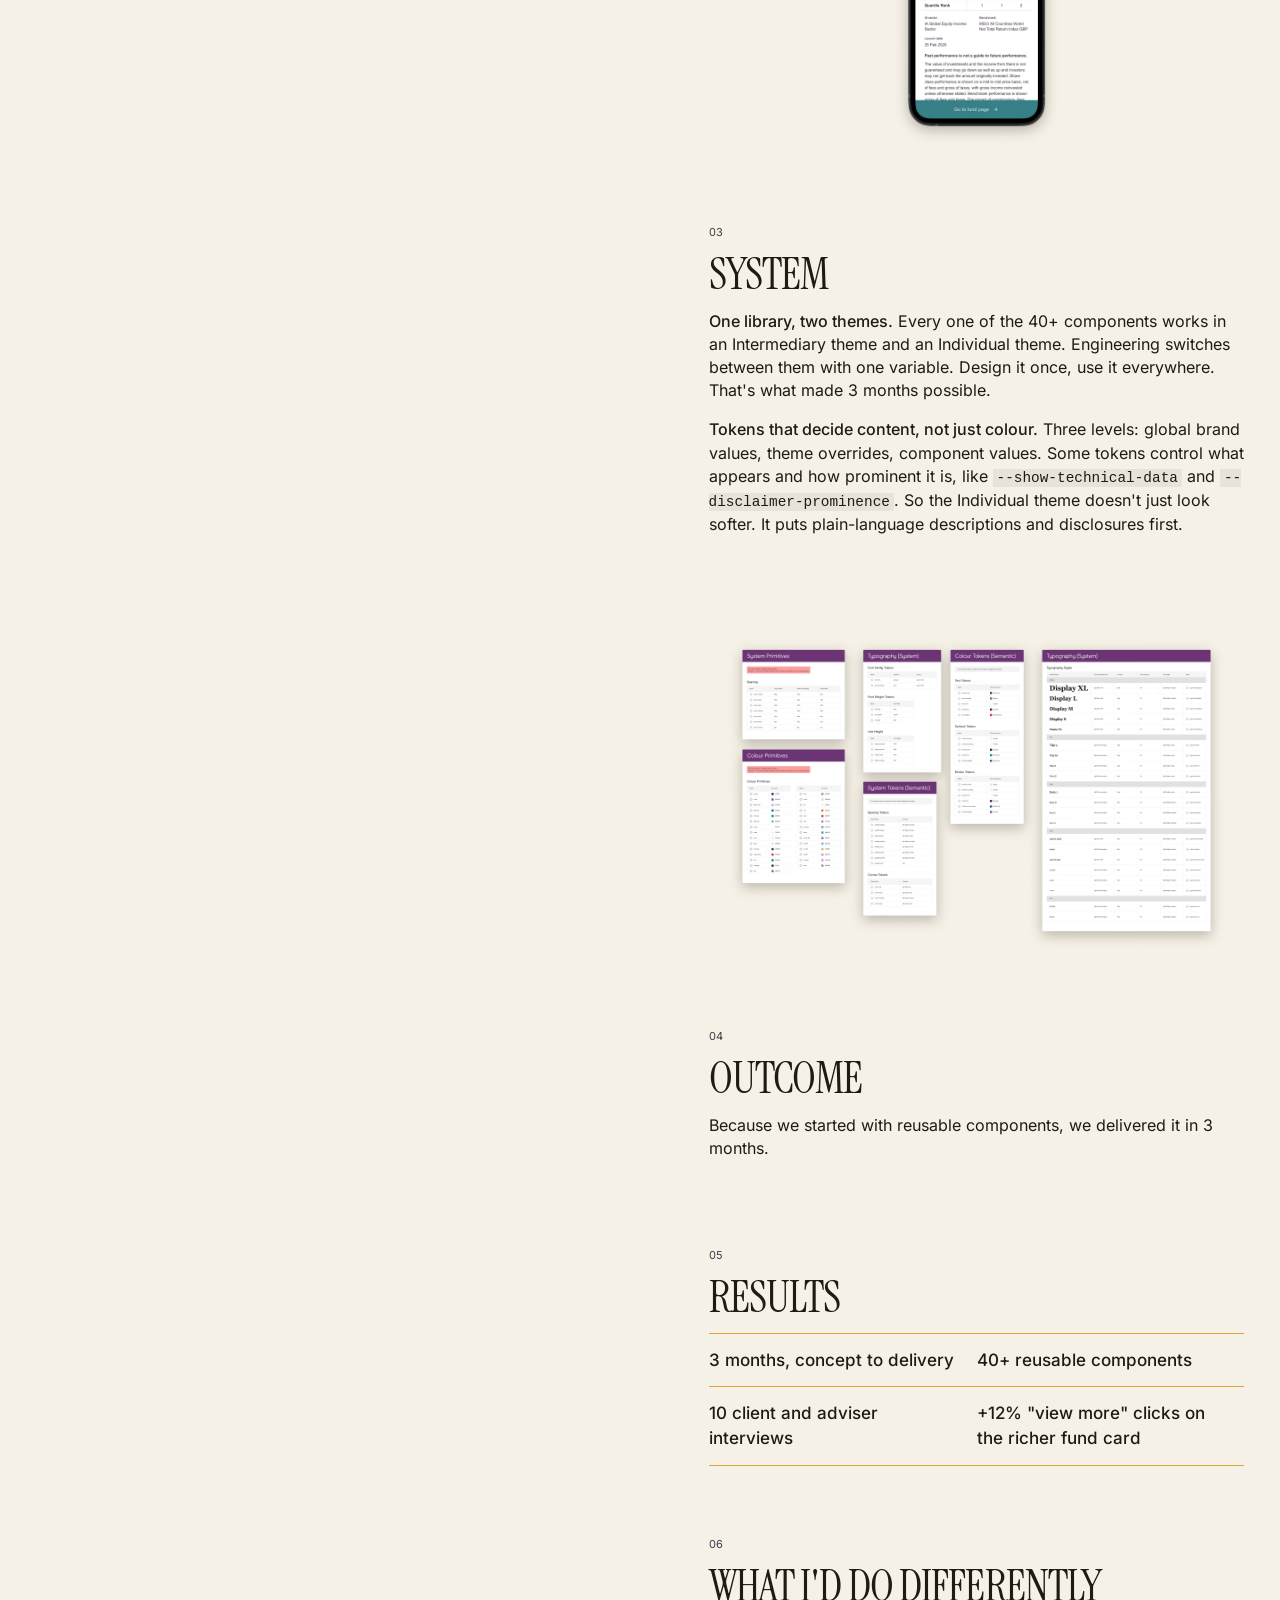
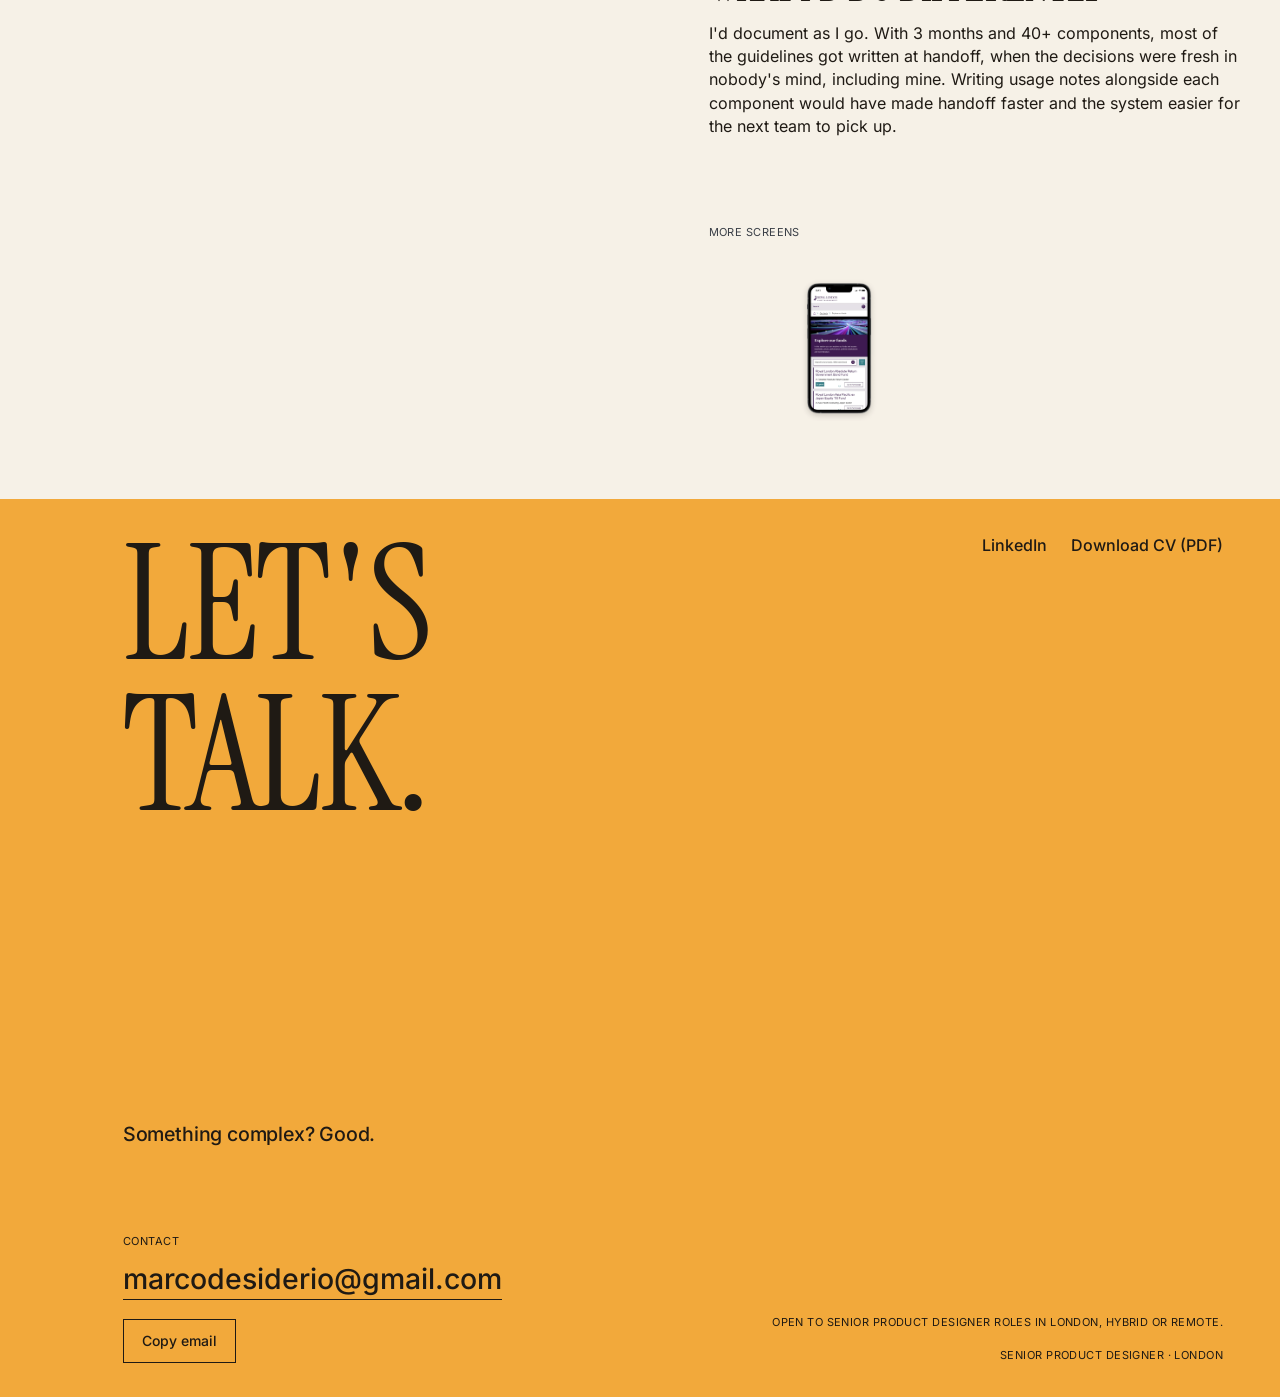
<file: work/royal-london/index.html>
<!doctype html>
<html lang="en-GB" class="no-js" data-theme="editorial"><head><meta charset="utf-8"><meta name="viewport" content="width=device-width,initial-scale=1">
<title>Royal London · Marco Desiderio</title><meta name="description" content="A fund platform with 40+ components and Intermediary and Individual themes, delivered in three months.">
<link rel="canonical" href="https://marcodesiderio.com/work/royal-london/"><meta name="theme-color" content="#2E2B28">
<meta property="og:type" content="website"><meta property="og:site_name" content="Marco Desiderio"><meta property="og:title" content="Royal London · Marco Desiderio"><meta property="og:description" content="A fund platform with 40+ components and Intermediary and Individual themes, delivered in three months."><meta property="og:url" content="https://marcodesiderio.com/work/royal-london/"><meta property="og:image" content="https://marcodesiderio.com/images/og_1200x630.png"><meta property="og:image:width" content="1200"><meta property="og:image:height" content="630"><meta property="og:image:alt" content="Marco Desiderio. Senior Product Designer, London."><meta name="twitter:card" content="summary_large_image"><meta name="twitter:image" content="https://marcodesiderio.com/images/og_1200x630.png">
<link rel="preload" href="/fonts/InstrumentSerif-400.woff2" as="font" type="font/woff2" crossorigin><link rel="preload" href="/fonts/Inter-Var.woff2" as="font" type="font/woff2" crossorigin>
<script>(function(h){h.classList.replace('no-js','js');try{var t=new URLSearchParams(location.search).get('theme');if(t==='signal'||t==='editorial')h.dataset.theme=t}catch(e){}if(!matchMedia('(prefers-reduced-motion: reduce)').matches){h.classList.add('anim');}setTimeout(function(){if(!window.__md)h.classList.remove('anim','loader-on')},3500)})(document.documentElement)</script>
<link rel="stylesheet" href="/css/site.css?v20">
<link rel="icon" href="/favicon.ico?v20" sizes="any"><link rel="icon" href="/favicon-32.png?v20" type="image/png" sizes="32x32"><link rel="icon" href="/favicon-16.png?v20" type="image/png" sizes="16x16"><link rel="icon" href="/favicon-512.png?v20" type="image/png" sizes="512x512"><link rel="apple-touch-icon" sizes="180x180" href="/apple-touch-icon-180.png?v20">
<script src="/vendor/gsap.min.js?v20" defer></script><script src="/vendor/ScrollTrigger.min.js?v20" defer></script><script src="/vendor/lenis.min.js?v20" defer></script><script src="/main.js?v20" defer></script></head>
<body class="page case-page" data-tone="light">
<a class="skip" href="#main">Skip to content</a>
<header class="rail" aria-label="Site">
<span class="rail__bar" aria-hidden="true"></span>
<button class="burger" id="menuBtn" type="button" aria-expanded="false" aria-controls="menu" aria-label="Open menu"><i></i><i></i><i></i></button>
<a class="rail__home" href="/" aria-label="Marco Desiderio, home"><img src="/images/logo/marco-face-white-128.png" width="128" height="128" alt="" class="rail__logo"><span class="rail__mono">Marco Desiderio</span></a>
<div class="rail__mid" aria-hidden="true"><span class="vt">Senior Product Designer · London</span><span class="vt vt--name">Marco Desiderio</span></div>
</header>
<dialog class="menu" id="menu" aria-label="Site navigation">
<div class="menu__panel">
<button class="menu__close" id="menuClose" type="button"><span class="ln"><span>Close</span></span></button>
<nav class="menu__nav" aria-label="Primary"><a href="/"><span class="menu__n"><span class="ln"><span>01.</span></span></span><span class="menu__t"><span class="ln"><span>Home</span></span></span></a><a href="/#work"><span class="menu__n"><span class="ln"><span>02.</span></span></span><span class="menu__t"><span class="ln"><span>Work</span></span></span></a><a href="/about/"><span class="menu__n"><span class="ln"><span>03.</span></span></span><span class="menu__t"><span class="ln"><span>About</span></span></span></a><a href="#contact"><span class="menu__n"><span class="ln"><span>04.</span></span></span><span class="menu__t"><span class="ln"><span>Contact</span></span></span></a></nav>
<div class="menu__foot"><span class="menu__cases"><a class="ul" href="/work/royal-london/">Royal London</a><a class="ul" href="/work/johcm/">J O Hambro</a><a class="ul" href="/work/artemis/">Artemis</a><a class="ul" href="/work/fsb-tech/">FSB Tech</a></span><span class="menu__social"><a class="ul" href="https://www.linkedin.com/in/marco-antonio-desiderio/" target="_blank" rel="noopener">LinkedIn</a><a class="ul" href="/cv/Marco_Desiderio_CV.pdf" download>CV (PDF)</a><a class="ul" href="mailto:marcodesiderio@gmail.com">Email</a></span></div>
</div></dialog>
<main id="main" tabindex="-1"><section class="panel--paper case" data-tone="light" aria-labelledby="t">
<div class="case__copy"><div class="case__copyin">
<a class="case__back micro-l ul" href="/#work"><span aria-hidden="true">← </span>Back</a>
<h1 class="display-xl case__title" id="t" data-split><span class="ln"><span>Royal London</span></span></h1>
<p class="case__tag" data-rise><span class="ln"><span>One fund platform, <mark>40+ reusable components</mark>. Delivered in 3 months.</span></span></p>
<div class="case__row" data-rise><p class="micro">Overview</p><p>A fund platform with 40+ components and Intermediary and Individual themes, delivered in three months. Built at Huguenot.</p></div>
<div class="case__row"><p class="micro" data-rise><span class="ln"><span>Details</span></span></p><dl class="spec"><div><dt>Client</dt><dd>Royal London Asset Management</dd></div><div><dt>Year</dt><dd>2025</dd></div><div><dt>Role</dt><dd>Senior Product Designer</dd></div><div><dt>Team</dt><dd>Three senior designers</dd></div><div><dt>Timeline</dt><dd>2025 · 3 months</dd></div><div><dt>Scope</dt><dd>Design system, research, UI design</dd></div><div><dt>Platforms</dt><dd>Desktop and responsive web</dd></div><div><dt>Live site</dt><dd><a class="ul ul--on" href="https://www.rlam.com/uk/intermediaries/funds/fund-centre/" target="_blank" rel="noopener">Visit the live site ↗<span class="vh"> (opens in a new tab)</span></a></dd></div></dl></div>
<div class="case__row case__next"><p class="micro">Next case</p><a class="case__nextlink" href="/work/johcm/">J O Hambro <svg class="arr" viewBox="0 0 20 20" aria-hidden="true"><path d="M4 10h12M11 5l5 5-5 5" fill="none" stroke="currentColor" stroke-width="1.5"/></svg></a></div>
</div></div>
<div class="case__flow"><figure class="case__media wipe"><picture><img src="/images/extra/royal-london-gallery-03.webp" width="2400" height="905" alt="Royal London fund list, performance and fund detail on mobile" fetchpriority="high" decoding="async"></picture><figcaption class="micro">Fund list, performance and fund detail. Responsive web.</figcaption></figure>
<figure class="case__media case__media--video wipe"><video class="case__vid" muted loop playsinline preload="none" poster="/images/work/royal-london/gallery-fund-page-desktop_1920x1200_poster.webp" data-src="/images/work/royal-london/gallery-fund-page-desktop_1920x1200.mp4" width="1920" height="1200" aria-label="Royal London fund page on a laptop"></video></figure>
<section class="case__sec" data-rise aria-labelledby="royal-london-0"><p class="micro">01</p><h2 class="case__h" id="royal-london-0">Problem</h2><div class="prose"><blockquote>
<p>Same funds, same pages, opposite needs.</p>
</blockquote>
<p>Royal London Asset Management needed one fund platform for financial advisers doing due diligence and individual investors checking where their pension is invested. I designed the design system behind the new fund explorer and fund pages: 40+ reusable components, two audience themes, one codebase.</p>
<p>An adviser wants density: performance attribution, risk metrics, yields. An individual investor sees that same page and quietly closes the tab. When people feel lost with their own money, they stop trusting it.</p>
<p>Regulation pulls both ways too. For a professional, a disclosure is part of the job. For an individual investor, it&#39;s one of the first signs they can trust you, so it has to be clear and easy to find.</p>
<p>The obvious answer was two separate sites. I didn&#39;t want that. Two codebases means every fund launch, every regulatory change and every rebrand happens twice, and within a year the two sites drift apart like cousins who only meet at weddings.</p>
</div></section>
<figure class="case__media wipe"><picture><source srcset="/images/work/royal-london/gallery-before-after_2400x1000.avif" type="image/avif"><img src="/images/work/royal-london/gallery-before-after_2400x1000.webp" width="2400" height="1000" alt="Royal London fund page before and after" decoding="async"></picture></figure>
<section class="case__sec" data-rise aria-labelledby="royal-london-1"><p class="micro">02</p><h2 class="case__h" id="royal-london-1">Approach</h2><div class="prose"><p><strong>Listening first.</strong> I ran 10 semi-structured interviews with institutional clients and advisers. The same problems kept coming up: finding fund data, knowing what matters first, and knowing what to trust. Those findings decided which components we built first.</p>
<p><strong>Compliance from day one.</strong> Instead of sprinkling disclaimers over finished screens and hoping for the best, I brought the regulatory requirements in at the start. Disclosure components have built-in prominence levels for each audience.</p>
<p><strong>Testing the details.</strong> I A/B tested two fund overview cards: a compact layout and a richer snapshot with a trend sparkline. The richer one got 12% more &quot;view more&quot; clicks.</p>
</div></section>
<figure class="case__media case__media--video wipe"><video class="case__vid" muted loop playsinline preload="none" poster="/images/work/royal-london/gallery-fund-explorer-mobile_1080x1350_poster.webp" data-src="/images/work/royal-london/gallery-fund-explorer-mobile_1080x1350.mp4" width="1080" height="1350" aria-label="Royal London fund explorer on mobile"></video></figure>
<section class="case__sec case__sec--cont" data-rise aria-labelledby="royal-london-1"><div class="prose"><p><strong>Handoff.</strong> Close work with engineering on specs and documentation, so components were reused properly and both themes stayed consistent in production.</p>
</div></section>
<figure class="case__media wipe"><picture><source srcset="/images/work/royal-london/gallery-fund-detail-mobile_2400x1500.avif" type="image/avif"><img src="/images/work/royal-london/gallery-fund-detail-mobile_2400x1500.webp" width="2400" height="1500" alt="Royal London fund detail on mobile" decoding="async"></picture></figure>
<section class="case__sec" data-rise aria-labelledby="royal-london-2"><p class="micro">03</p><h2 class="case__h" id="royal-london-2">System</h2><div class="prose"><p><strong>One library, two themes.</strong> Every one of the 40+ components works in an Intermediary theme and an Individual theme. Engineering switches between them with one variable. Design it once, use it everywhere. That&#39;s what made 3 months possible.</p>
<p><strong>Tokens that decide content, not just colour.</strong> Three levels: global brand values, theme overrides, component values. Some tokens control what appears and how prominent it is, like <code>--show-technical-data</code> and <code>--disclaimer-prominence</code>. So the Individual theme doesn&#39;t just look softer. It puts plain-language descriptions and disclosures first.</p>
</div></section>
<figure class="case__media wipe"><picture><source srcset="/images/work/royal-london/gallery-design-tokens_2400x1500.avif" type="image/avif"><img src="/images/work/royal-london/gallery-design-tokens_2400x1500.webp" width="2400" height="1500" alt="Royal London design tokens" decoding="async"></picture></figure>
<section class="case__sec" data-rise aria-labelledby="royal-london-3"><p class="micro">04</p><h2 class="case__h" id="royal-london-3">Outcome</h2><div class="prose"><p>Because we started with reusable components, we delivered it in 3 months.</p>
</div></section>
<section class="case__sec" data-rise aria-labelledby="royal-london-res"><p class="micro">05</p><h2 class="case__h" id="royal-london-res">Results</h2><ul class="results" role="list"><li>3 months, concept to delivery</li><li>40+ reusable components</li><li>10 client and adviser interviews</li><li>+12% &quot;view more&quot; clicks on the richer fund card</li></ul></section>
<section class="case__sec" data-rise aria-labelledby="royal-london-diff"><p class="micro">06</p><h2 class="case__h" id="royal-london-diff">What I'd do differently</h2><div class="prose"><p>I'd document as I go. With 3 months and 40+ components, most of the guidelines got written at handoff, when the decisions were fresh in nobody's mind, including mine. Writing usage notes alongside each component would have made handoff faster and the system easier for the next team to pick up.</p></div></section>
<section class="case__sec case__more" aria-labelledby="royal-london-more"><p class="micro">More screens</p><h2 class="vh" id="royal-london-more">More screens</h2><div class="case__grid"><figure class="case__gi"><picture><img src="/images/extra/royal-london-cover.webp" width="2400" height="1449" alt="Royal London fund page on mobile" loading="lazy" decoding="async"></picture></figure></div></section>
<div class="case__next case__next--end"><p class="micro">Next case</p><a class="case__nextlink" href="/work/johcm/">J O Hambro <svg class="arr" viewBox="0 0 20 20" aria-hidden="true"><path d="M4 10h12M11 5l5 5-5 5" fill="none" stroke="currentColor" stroke-width="1.5"/></svg></a></div></div></section><section class="panel panel--deep foot" id="contact" data-tone="light" aria-labelledby="foot-h">
<p class="micro foot__top">Senior Product Designer · London</p>
<h2 class="display-xxl foot__h" id="foot-h" data-split><span class="ln"><span>Let's</span></span><span class="ln"><span>talk.</span></span></h2>
<p class="foot__line lead" data-rise><span class="ln"><span>Something complex? Good.</span></span></p>
<div class="foot__contact" data-rise><p class="micro"><span class="ln"><span>Contact</span></span></p><p class="foot__email"><span class="ln"><span><a class="ul ul--on" href="mailto:marcodesiderio@gmail.com">marcodesiderio@gmail.com</a></span></span></p>
<p class="foot__actions"><button class="btn" id="copy" type="button" data-email="marcodesiderio@gmail.com">Copy email</button><span id="copyLbl" class="micro" aria-live="polite"></span></p></div>
<nav class="foot__social" aria-label="Elsewhere"><a class="ul" href="https://www.linkedin.com/in/marco-antonio-desiderio/" target="_blank" rel="noopener">LinkedIn<span class="vh"> (opens in a new tab)</span></a><a class="ul" href="/cv/Marco_Desiderio_CV.pdf" download>Download CV (PDF)</a></nav>
<p class="micro foot__meta">Open to Senior Product Designer roles in London, hybrid or remote.</p>
</section></main></body></html>
</file>
<file: css/site.css>
/* Marco Desiderio portfolio v9. Theme tokens first: switch with <html data-theme="editorial|signal"> (or ?theme=signal to preview). */
@font-face{font-family:"Instrument Serif";src:url("/fonts/InstrumentSerif-400.woff2") format("woff2");font-weight:400;font-style:normal;font-display:swap}
@font-face{font-family:"Instrument Serif";src:url("/fonts/InstrumentSerif-400-italic.woff2") format("woff2");font-weight:400;font-style:italic;font-display:swap}
@font-face{font-family:"Inter";src:url("/fonts/Inter-Var.woff2") format("woff2");font-weight:100 900;font-style:normal;font-display:swap}
@font-face{font-family:"Archivo Expanded";src:url("/fonts/Archivo-ExtraBold-Expanded.woff2") format("woff2");font-weight:800;font-style:normal;font-display:swap}
@font-face{font-family:"IBM Plex Sans";src:url("/fonts/IBMPlexSans-Var-400-600.woff2") format("woff2");font-weight:400 600;font-style:normal;font-display:swap}

:root,[data-theme="editorial"]{
  --f-display:"Instrument Serif","Times New Roman",Georgia,serif;
  --f-body:"Inter",system-ui,-apple-system,"Segoe UI",Arial,sans-serif;
  --display-weight:400;--display-track:-0.02em;--display-size:1;--display-lh:.88;
  --body-medium:500;
  --c-hero:#262220;--c-dark:#2E2B28;--c-deep:#1F1D1B;--c-raise:#3A3632;
  --c-paper:#F7F5F1;--c-stone:#EDEAE6;--c-cream:#F3EEE8;--c-ink:#2E2B28;
  --c-line-d:#5A524D;--c-line-l:#B8B3AC;--c-muted-l:#6B645E;--c-muted-d:#B5ACA3;
  --c-ph-l:#E1DCD5;--c-ph-d:#3A3632;
  --c-accent:var(--c-cream);--c-on-accent:var(--c-deep);
}
[data-theme="signal"]{
  --f-display:"Archivo Expanded","Arial Black",Arial,sans-serif;
  --f-body:"IBM Plex Sans",Arial,sans-serif;
  --display-weight:800;--display-track:-0.03em;--display-size:.62;--display-lh:.95;
  --body-medium:600;
  --c-hero:#0A0A0A;--c-dark:#0A0A0A;--c-deep:#2340FF;--c-raise:#161616;
  --c-paper:#FFFFFF;--c-stone:#F2F2F0;--c-cream:#FFFFFF;--c-ink:#0A0A0A;
  --c-line-d:#3A3A3A;--c-line-l:#CFCFCF;--c-muted-l:#555555;--c-muted-d:#B3B3B3;
  --c-ph-l:#2340FF;--c-ph-d:#2340FF;
  --c-accent:#FF5A1F;--c-on-accent:#0A0A0A;
}
:root{--u:calc(100vw / 39);--rail:0px;--top:56px;--gx:20px;--vg:calc(100vw / 39 * 3);
  --ease:cubic-bezier(.22,1,.36,1);--ease-io:cubic-bezier(.77,0,.18,1)}
@media (min-width:768px){:root{--u:calc(100vw / 144);--rail:66px;--top:0px;--gx:calc(var(--u) * 6.4);--vg:clamp(28px,calc(var(--u) * 4),56px)}}

*,*::before,*::after{box-sizing:border-box}
html{-webkit-text-size-adjust:100%;text-size-adjust:100%}
html.lenis,html.lenis body{height:auto}
.lenis.lenis-smooth{scroll-behavior:auto!important}
body{margin:0;font-family:var(--f-body);font-size:16px;line-height:1.45;color:var(--c-ink);background:var(--c-paper);-webkit-font-smoothing:antialiased;overflow-x:hidden}
main{overflow-x:clip}
img{display:block;max-width:100%;height:auto}
picture{display:block;width:100%;height:100%}
a{color:inherit;text-decoration:none}
button{font:inherit;color:inherit;background:none;border:0;padding:0;cursor:pointer}
h1,h2,h3,p,ul,ol,dl,dd,figure{margin:0;padding:0}
ul,ol{list-style:none}
:focus-visible{outline:2px solid currentColor;outline-offset:3px}
.vh{position:absolute!important;width:1px;height:1px;overflow:hidden;clip:rect(0 0 0 0);clip-path:inset(50%);white-space:nowrap}
.skip{position:fixed;left:8px;top:-60px;z-index:200;background:var(--c-cream);color:var(--c-deep);padding:10px 14px}
.skip:focus{top:8px}

/* type */
.display-xxl,.display-xl,.display-l,.chapter,.thework__w,.case__nextlink,.menu__t{font-family:var(--f-display);font-weight:var(--display-weight);text-transform:uppercase;letter-spacing:var(--display-track);line-height:var(--display-lh)}
.display-xxl{font-size:calc(var(--u) * 9 * var(--display-size))}
.display-xl{font-size:calc(var(--u) * 7 * var(--display-size))}
.display-l{font-size:calc(var(--u) * 5 * var(--display-size))}
@media (min-width:768px){.display-xxl{font-size:calc(var(--u) * 18.1 * var(--display-size))}.display-xl{font-size:calc(var(--u) * 12.8 * var(--display-size))}.display-l{font-size:calc(var(--u) * 9 * var(--display-size))}}
.chapter{font-size:18px;line-height:1}
@media (min-width:768px){.chapter{font-size:max(18px,calc(var(--u) * 2.4))}}
.lead{font-size:22px;line-height:1.3;font-weight:var(--body-medium);letter-spacing:-0.01em}
@media (min-width:768px){.lead{font-size:max(19px,calc(var(--u) * 3.2))}}
.micro{font-size:12px;line-height:1.4;text-transform:uppercase;letter-spacing:.04em}
@media (min-width:768px){.micro{font-size:max(11px,calc(var(--u) * 1.1))}}
.micro-l{font-size:15px;line-height:1.4}
.cta{display:inline-flex;align-items:center;gap:8px;font-size:18px;font-weight:var(--body-medium);line-height:1.2}
@media (min-width:768px){.cta{font-size:max(17px,calc(var(--u) * 2.3))}}
.arr{width:.8em;height:.8em;flex:none}

/* underline links: grow from left on hover, leave to the right */
.ul{position:relative;display:inline-flex;align-items:center;gap:8px}
.ul::after{content:"";position:absolute;left:0;right:0;bottom:-1px;height:1px;background:currentColor;transform:scaleX(0);transform-origin:100% 50%;transition:transform .45s cubic-bezier(.21,0,.32,1)}
.ul:hover::after,.ul:focus-visible::after{transform:scaleX(1);transform-origin:0 50%}
.ul--on::after{transform:scaleX(1);transform-origin:0 50%}
.ul--on:hover::after{transform:scaleX(0);transform-origin:100% 50%}

/* line masks */
.ln{display:block;overflow:hidden;padding-bottom:.06em;margin-bottom:-.06em}
.display-xxl .ln,.display-xl .ln,.thework__w{padding-top:.08em;margin-top:-.08em}
.ln>span{display:block}
.anim [data-rise] .ln>span,.anim [data-split] .ln>span,.anim .worklist .ln>span,.anim .explist .ln>span{transform:translate3d(0,105%,0);transition:transform 1.1s var(--ease) calc(var(--d,0) * 1ms)}
.anim .in .ln>span,.anim .in.ln>span,.anim [data-rise].in .ln>span{transform:none}
.anim [data-rise]:not(:has(.ln)){opacity:0;transform:translate3d(0,32px,0);transition:opacity 1s var(--ease),transform 1.1s var(--ease)}
.anim [data-rise].in:not(:has(.ln)){opacity:1;transform:none}
/* image wipe: overlay then image, from left */
.wipe{position:relative;overflow:hidden}
.anim .wipe::before{content:"";position:absolute;inset:0;z-index:2;background:var(--c-line-l);clip-path:inset(0 100% 0 0);transition:clip-path .7s var(--ease)}
.anim .wipe>*{clip-path:inset(0 100% 0 0);transform:translateX(-8%);transition:clip-path .8s var(--ease) .25s,transform 1s var(--ease) .25s}
.anim .wipe.in::before{clip-path:inset(0 0 0 0);transition:clip-path .7s var(--ease),opacity .2s linear 1s;opacity:0}
.anim .wipe.in>*{clip-path:inset(0 0 0 0);transform:none}

/* rail (desktop) / top bar (mobile) */
.rail{--rb:var(--c-hero);--rt:var(--c-cream);--rl:var(--c-line-d);position:fixed;z-index:110;left:0;top:0;right:0;height:var(--top);display:flex;align-items:center;justify-content:space-between;padding:0 8px 0 20px;background:var(--rb);color:var(--rt);border-bottom:1px solid var(--rl);transition:background-color .5s ease,color .5s ease,border-color .5s ease}
body[data-tone="light"] .rail{--rt:var(--c-ink);--rl:var(--c-line-l)}
.rail__bar{position:absolute;left:0;bottom:-1px;height:2px;width:100%;background:currentColor;opacity:.55;transform:scaleX(0);transform-origin:0 0}
.rail__home{display:flex;align-items:center;gap:10px;order:0}
.rail__logo{width:26px;height:26px}
.rail__mono{font-size:13px;text-transform:uppercase;letter-spacing:.06em;font-weight:var(--body-medium)}
.rail__mid{display:none}
.burger{order:2;width:44px;height:44px;display:grid;place-content:center;gap:5px}
.burger i{display:block;width:20px;height:1.5px;background:currentColor;transition:transform .4s var(--ease)}
.burger:hover i:nth-child(2){transform:scaleX(.6);transform-origin:100% 50%}
@media (min-width:768px){
  .rail{right:auto;bottom:0;width:var(--rail);height:100vh;height:100dvh;flex-direction:column;justify-content:flex-start;padding:0;border-bottom:0;border-right:1px solid var(--rl)}
  .rail__bar{left:auto;right:-1px;top:0;bottom:auto;width:2px;height:100%;transform:scaleY(0)}
  .burger{order:0;width:100%;height:var(--rail);border-bottom:1px solid var(--rl)}
  .rail__home{order:1;flex-direction:column;padding:14px 0}
  .rail__logo{width:36px;height:36px}
  .rail__mono{display:none}
  .rail__mid{order:2;display:flex;flex:1;flex-direction:column;align-items:center;justify-content:space-between;padding:10px 0 22px}
  .vt{writing-mode:vertical-rl;transform:rotate(180deg);white-space:nowrap;font-size:11px;text-transform:uppercase;letter-spacing:.08em}
  .vt--name{font-family:var(--f-display);font-size:15px;letter-spacing:.02em}
}

/* full screen menu */
.menu{position:fixed;inset:0;width:100%;height:100%;max-width:none;max-height:none;margin:0;padding:0;border:0;background:transparent;color:var(--c-cream)}
.menu::backdrop{background:transparent}
.menu__panel{position:absolute;inset:0;background:var(--c-dark);clip-path:inset(0 0 100% 0);transition:clip-path .85s var(--ease-io);display:flex;flex-direction:column;padding:calc(var(--top) + 32px) var(--gx) 24px}
.menu.is-open .menu__panel{clip-path:inset(0 0 0 0)}
.menu__close{position:absolute;right:var(--gx);top:20px;font-family:var(--f-display);text-transform:uppercase;font-size:28px;line-height:1}
.menu__nav{display:flex;flex-direction:column;gap:14px;flex:1}
.menu__nav a{display:flex;align-items:center;gap:18px;opacity:.3;transition:opacity .3s}
.menu__nav a:hover,.menu__nav a:focus-visible,.menu__nav a[aria-current]{opacity:1}
.menu__t{font-size:64px;line-height:.9}
.menu__n{font-family:var(--f-display);font-size:20px;width:36px}
.menu__foot{display:flex;flex-wrap:wrap;justify-content:space-between;gap:16px 32px;border-top:1px solid var(--c-line-d);padding-top:18px;font-size:15px}
.menu__foot span{display:flex;flex-wrap:wrap;gap:12px 24px}
.menu .ln>span{transform:translate3d(0,105%,0);transition:transform .9s var(--ease) calc(var(--d,0) * 1ms)}
.menu.is-open .ln>span{transform:none}
@media (min-width:768px){
  .menu__panel{left:var(--rail);padding:var(--vg) var(--gx) var(--vg) calc(var(--u) * 8.4)}
  .menu__close{top:var(--vg);font-size:max(28px,3.6vh)}
  .menu__t{font-size:min(17vh,13vw)}
  .menu__n{font-size:max(18px,2.4vh);width:auto}
  .menu__nav{gap:2vh}
}

/* panels */
.panel{position:relative;overflow:hidden}
.panel--hero{background:var(--c-hero);color:var(--c-cream)}
.panel--dark{background:var(--c-dark);color:var(--c-cream)}
.panel--deep{background:var(--c-deep);color:var(--c-cream)}
.panel--paper{background:var(--c-paper);color:var(--c-ink)}
.panel--stone{background:var(--c-stone);color:var(--c-ink)}
[data-tone="dark"] .micro{color:inherit}
.ph{display:flex;flex-direction:column;justify-content:flex-end;gap:6px;aspect-ratio:16/9;padding:20px;background:var(--c-ph-l);color:var(--c-ink)}
[data-theme="signal"] .ph{color:#fff}
.ph--tall{aspect-ratio:4/3}
.ph__name{font-family:var(--f-display);text-transform:uppercase;font-size:clamp(28px,4vw,56px);line-height:.9;letter-spacing:var(--display-track);font-weight:var(--display-weight)}
[data-theme="signal"] .ph__name{font-size:clamp(18px,2.4vw,34px)}
.ph__note{font-size:12px;text-transform:uppercase;letter-spacing:.06em}

/* mobile flow layout (default) */
.panel{padding:calc(var(--top) + 40px) var(--gx) 56px}
.chapter{margin-bottom:32px}
.hero{min-height:100svh;display:flex;flex-direction:column;justify-content:flex-end;gap:20px;padding-bottom:28px}
.hero__tag{position:absolute;top:calc(var(--top) + 28px);left:var(--gx);right:var(--gx);font-size:18px;line-height:1.3}
.hero__year{position:absolute;left:var(--gx);bottom:calc(28px + 10.5em);font-family:var(--f-display);font-size:calc(var(--u) * 8.4);line-height:1;overflow:hidden;height:1em;display:none}
.hero__yr{display:flex;height:1em;font-variant-numeric:tabular-nums}
.hero__strip{display:flex;flex-direction:column}
.hero__strip span{height:1em;line-height:1}
.hero__city,.hero__status,.hero__line{color:color-mix(in srgb,var(--c-cream) 85%,transparent)}
.hero__line,.hero__scroll{display:none}
.hero__name{order:-1}
.hero__base{position:absolute;left:0;bottom:0;width:100%;height:100%;background:var(--c-dark);z-index:0;transform-origin:0 100%}
.hero>*:not(.hero__base){position:relative;z-index:1}
.hero>.hero__tag,.hero>.hero__year{position:absolute}
.loader-on .hero__year{display:block}

.ch1{display:flex;flex-direction:column;gap:28px}
.ch1 .chapter{margin:0}
.ch1__intro{display:flex;flex-direction:column;gap:14px}
.ch1__portrait{width:100%;max-width:420px;aspect-ratio:4/5}
.ch1__portrait img{width:100%;height:100%;object-fit:cover}
.ch1__stats{display:grid;grid-template-columns:1fr 1fr;border-top:1px solid var(--c-line-l)}
.ch1__stats li{padding:14px 10px 14px 0;border-bottom:1px solid var(--c-line-l)}
.ch1__stats .ln>span{display:flex;flex-direction:column;gap:4px}
.ch1__stats b{font-family:var(--f-display);font-weight:var(--display-weight);font-size:44px;line-height:1;font-variant-numeric:tabular-nums}
[data-theme="signal"] .ch1__stats b{font-size:30px}
.ch1__stats span span,.ch1__stats li span:not(.ln) span{font-size:13px}

.thework{height:100svh;padding:0;display:flex;flex-direction:column;align-items:center;justify-content:center;gap:calc(var(--u) * 15)}
.thework__collage{position:absolute;inset:0;clip-path:inset(38% 28% 38% 28%);background:var(--c-dark);overflow:hidden}
.thework__grid{position:absolute;top:-5%;left:-20%;width:140%;height:110%;display:grid;grid-template-columns:repeat(3,1fr);grid-auto-rows:1fr;gap:8px;padding:8px}
.thework__tile{display:flex;flex-direction:column;justify-content:flex-end;gap:4px;padding:14px;background:var(--c-raise);color:var(--c-cream);overflow:hidden;position:relative}
.thework__tile.t1{background:var(--c-ph-l);color:var(--c-ink)}
.thework__tile.t2{background:var(--c-line-d)}
.thework__tile.t3{background:var(--c-stone);color:var(--c-ink)}
[data-theme="signal"] .thework__tile.t1,[data-theme="signal"] .thework__tile.t3{color:#fff;background:#2340FF}
.thework__tile img{position:absolute;inset:0;width:100%;height:100%;object-fit:cover}
.thework__tile .ph__name{font-size:clamp(18px,1.9vw,30px)}.thework__tile .ph__note{font-size:10px}
[data-theme="signal"] .thework__tile .ph__name{font-size:clamp(14px,1.6vw,26px)}
.thework__w{position:relative;z-index:2;font-size:calc(var(--u) * 7 * var(--display-size));color:var(--c-ink);line-height:1}

.ch2__list{display:flex;flex-direction:column;gap:10px}
.worklist li{position:relative}
.worklist a{display:flex;align-items:center;justify-content:space-between;gap:12px;padding:12px 0;font-size:calc(var(--u) * 3.4);line-height:1.15;font-weight:var(--body-medium);letter-spacing:-0.02em}
.worklist .ln{flex:1;min-width:0}
.worklist__m{display:none}
.worklist .arr{width:.6em;height:.6em}
.rule{position:absolute;left:0;right:0;bottom:0;height:1px;background:var(--c-line-l);transform-origin:0 50%}
.anim .rule{transform:scaleX(0);transition:transform 1.2s var(--ease) calc(var(--d,0) * 1ms + 200ms)}
.anim .in .rule{transform:scaleX(1)}
.rule--hover{background:currentColor;transform:scaleX(0)!important;transition:transform .9s var(--ease)!important}
.ch2__note,.ch2__nda{margin-top:24px;max-width:46ch}
.ch2__nda{margin-top:12px}
.ch2__preview{display:none}

.ch3{padding-left:0;padding-right:0;padding-bottom:0}
.ch3__intro{padding:0 var(--gx) 40px}
.ch3__h{margin-top:14px}
.svc{position:relative;isolation:isolate;display:flex;flex-direction:column;justify-content:space-between;gap:28px;min-height:62svh;padding:28px var(--gx);border-top:1px solid var(--c-line-d);overflow:hidden;outline-offset:-4px}
.svc__bg{position:absolute;inset:0;z-index:-1;background:var(--c-raise);clip-path:inset(100% 0 0 0)}
.svc__big{position:absolute;right:-.05em;bottom:-.2em;font-family:var(--f-display);font-size:60vw;line-height:1;opacity:.08}
.svc.on .svc__bg{clip-path:inset(0 0 0 0);transition:clip-path .8s var(--ease)}
.svc.off .svc__bg{clip-path:inset(0 0 100% 0);transition:clip-path .8s var(--ease)}
.svc__n{font-size:64px}
.svc__t{font-family:var(--f-display);font-weight:var(--display-weight);text-transform:uppercase;letter-spacing:var(--display-track);font-size:30px;line-height:1.05}
[data-theme="signal"] .svc__t{font-size:22px}
.svc__d{font-size:15px;color:color-mix(in srgb,var(--c-cream) 85%,transparent);max-width:36ch}

.ch4__list{display:flex;flex-direction:column;gap:10px}
.explist li{position:relative;padding:10px 0;border-bottom:1px solid var(--c-line-l);outline-offset:2px}
.explist__co{font-size:calc(var(--u) * 3.4);font-weight:var(--body-medium);line-height:1.15;letter-spacing:-0.02em}
.explist__meta{display:flex;justify-content:space-between;gap:12px;margin-top:4px;color:var(--c-muted-l)}
.explist__card{display:none}
.ch4__cap{margin-top:24px}
.ch4__cv{margin-top:20px}

.foot{min-height:100svh;display:flex;flex-direction:column;gap:32px;padding-bottom:28px}
.foot__h{margin:12px 0 auto;max-width:100%}
.foot__line{margin:16px 0 0;max-width:28ch;font-size:clamp(18px,calc(var(--u) * 2.2),24px);line-height:1.35}
.foot__email{font-size:22px;font-weight:var(--body-medium);margin-top:8px;overflow-wrap:anywhere}
.foot__actions{display:flex;align-items:center;gap:14px;margin-top:20px}
.btn{display:inline-flex;align-items:center;min-height:44px;padding:0 18px;border:1px solid currentColor;font-size:14px;font-weight:var(--body-medium);transition:background-color .3s,color .3s}
.btn:hover{background:var(--c-accent);color:var(--c-on-accent);border-color:var(--c-accent)}
[data-theme="signal"] .btn{background:var(--c-accent);color:var(--c-on-accent);border-color:var(--c-accent)}
.foot__social{display:flex;flex-direction:column;gap:6px;font-size:22px;font-weight:var(--body-medium)}
.foot__meta{border-top:1px solid var(--c-line-d);padding-top:16px;color:color-mix(in srgb,var(--c-cream) 80%,transparent)}
[data-theme="signal"] .foot__meta{border-color:rgba(255,255,255,.4)}

/* desktop: panel layouts (absolute, fluid by --u) */
@media (min-width:768px){
  .panel{height:100vh;height:100dvh;padding:0;min-height:0}
  .panel .chapter{position:absolute;left:calc(var(--rail) + var(--gx));top:var(--vg);margin:0}
  .hero{display:block}
  .hero__name{position:absolute;left:calc(var(--rail) + var(--gx));top:var(--vg)}
  .hero__year{display:none;left:calc(var(--rail) + var(--gx));top:var(--vg);bottom:auto;font-size:calc(var(--u) * 18.1);line-height:.88;height:.88em}
  .hero__yr,.hero__strip span{height:.88em;line-height:.88}
  .loader-on .hero__year{display:block}
  .hero__tag{top:var(--vg);left:auto;right:var(--gx);width:calc(var(--u) * 34);font-size:max(17px,calc(var(--u) * 2.3))}
  .hero__city,.hero__status,.hero__line,.hero__scroll{display:block;position:absolute!important;bottom:var(--vg)}
  .hero__city{left:calc(var(--rail) + var(--gx))}
  .hero__status{left:calc(50% - var(--u) * 12)}
  .hero__line{right:var(--gx);bottom:calc(var(--vg) + max(20px,calc(var(--u) * 3.2)) + max(28px,calc(var(--u) * 2.4)))!important;text-align:right;font-size:max(15px,calc(var(--u) * 1.6));color:inherit}
  .hero__scroll{right:var(--gx);font-family:var(--f-display);text-transform:uppercase;font-size:max(20px,calc(var(--u) * 3.2));line-height:1}

  .ch1__intro{position:absolute;top:var(--vg);right:var(--gx);width:calc(var(--u) * 61.4)}
  .ch1__portrait{position:absolute;right:var(--gx);bottom:var(--vg);height:min(calc(var(--u) * 39.2),56vh);width:auto;max-width:none;aspect-ratio:4/5}
  .ch1__quote{position:absolute;left:calc(100% - var(--gx) - var(--u) * 61.4);bottom:calc(var(--vg) + min(calc(var(--u) * 39.2),56vh) - 2.8em);width:calc(var(--u) * 26)}
  .ch1__more{position:absolute;left:calc(100% - var(--gx) - var(--u) * 61.4);bottom:var(--vg)}
  .ch1__nums{position:absolute;left:calc(var(--rail) + var(--gx));bottom:var(--vg);width:calc(var(--u) * 50)}
  .ch1__stats b{font-size:max(30px,calc(var(--u) * 4.4))}
  [data-theme="signal"] .ch1__stats b{font-size:max(22px,calc(var(--u) * 2.8))}

  .thework{height:100vh;height:100dvh;flex-direction:row;gap:calc(var(--u) * 26)}
  .thework__collage{clip-path:inset(42% 41.4% 42% 41.4%)}
  .thework__grid{left:-8%;width:122%;top:-4%;height:108%;grid-template-columns:repeat(6,1fr);grid-template-rows:repeat(3,1fr);gap:12px;padding:12px}
  .thework__w{font-size:calc(var(--u) * 12.8 * var(--display-size))}

  .ch2__list{position:absolute;top:var(--vg);right:var(--gx);width:calc(var(--u) * 61.2);gap:10px}
  .worklist a{font-size:clamp(26px,calc(var(--u) * 4.2),64px);padding:calc(var(--u) * .9) 0}
  .worklist__m{display:block;color:var(--c-muted-l);white-space:normal;max-width:min(34ch,38%);text-align:right;line-height:1.25;transition:opacity .4s}
  .worklist .arr{opacity:0;transform:translateX(-10px);transition:opacity .4s,transform .5s var(--ease)}
  .worklist .ln{transition:opacity .5s ease}
  .worklist.has-hover li:not(.is-hover) .ln,.worklist.has-hover li:not(.is-hover) .worklist__m{opacity:.25}
  .worklist li.is-hover .arr{opacity:1;transform:none}
  .worklist li.is-hover .rule--hover{transform:scaleX(1)!important}
  .ch2__note{position:absolute;margin:0;left:calc(100% - var(--gx) - var(--u) * 61.2);bottom:calc(var(--vg) + 3.2em);max-width:calc(var(--u) * 34)}
  .ch2__nda{position:absolute;margin:0;left:calc(100% - var(--gx) - var(--u) * 61.2);bottom:var(--vg);max-width:calc(var(--u) * 34)}
  .ch2__preview{display:block;position:absolute;left:calc(var(--rail) + var(--gx));bottom:var(--vg);width:min(calc(var(--u) * 40.1),calc(100% - var(--u) * 80));aspect-ratio:16/9;border:1px solid var(--c-line-l);overflow:hidden}
  .ch2__img{position:absolute;inset:0;transform:scale(0);transition:transform .45s var(--ease)}
  .ch2__img.is-on{transform:scale(1)}
  .ch2__img img,.ch2__img .ph{width:100%;height:100%;object-fit:cover;aspect-ratio:auto}
  .ch2__img .ph__name{font-size:max(26px,calc(var(--u) * 3.6))}
  [data-theme="signal"] .ch2__img .ph__name{font-size:max(18px,calc(var(--u) * 2.2))}
  .ch2__idle{position:absolute;inset:0;display:grid;place-items:center;color:var(--c-muted-l);background:linear-gradient(to top right,transparent calc(50% - .5px),var(--c-line-l) 50%,transparent calc(50% + .5px))}
  .ch2__idle span{background:var(--c-stone);padding:4px 8px}

  .ch3{display:flex;padding:0 0 0 var(--rail);width:auto}
  .ch3__intro{position:relative;flex:none;width:calc(var(--u) * 58);display:flex;flex-direction:column;justify-content:space-between;padding:var(--vg) calc(var(--u) * 4) var(--vg) var(--gx)}
  .ch3__intro .chapter{position:static}
  .svc{flex:none;width:calc(var(--u) * 40);min-height:0;height:100%;border-top:0;border-left:1px solid var(--c-line-d);padding:var(--vg) calc(var(--u) * 3.2)}
  .svc__big{font-size:calc(var(--u) * 40)}
  .svc__n{font-size:calc(var(--u) * 9 * var(--display-size))}
  .svc__t{font-size:max(24px,calc(var(--u) * 3.2))}
  [data-theme="signal"] .svc__t{font-size:max(18px,calc(var(--u) * 2.1))}
  .svc__d{font-size:max(15px,calc(var(--u) * 1.5))}

  .ch4__list{position:absolute;top:var(--vg);right:calc(var(--gx) + var(--u) * 6);width:calc(var(--u) * 61.2)}
  .explist li{display:flex;align-items:baseline;justify-content:space-between;gap:20px;border-bottom:0;padding:0}
  .explist__co{font-size:max(30px,calc(var(--u) * 5.6));line-height:1.18;transition:opacity .5s}
  .explist__meta{flex-direction:column;align-items:flex-end;gap:0;margin:0;text-align:right;white-space:nowrap}
  .explist.has-hover li:not(.is-hover) .explist__co{opacity:.25}
  .explist__card{display:flex;flex-direction:column;justify-content:space-between;position:absolute;right:calc(100% + 24px);top:0;width:calc(var(--u) * 18.8);aspect-ratio:188/251;padding:16px;background:var(--c-dark);color:var(--c-cream);font-family:var(--f-display);font-size:max(22px,calc(var(--u) * 2.6));line-height:1.05;text-transform:uppercase;clip-path:inset(0 0 0 100%);transition:clip-path .5s cubic-bezier(.3,.86,.36,.95);pointer-events:none}
  .explist__card .micro{font-family:var(--f-body);text-transform:uppercase}
  .explist li.is-hover .explist__card{clip-path:inset(0 0 0 0)}
  .ch4__cap{position:absolute;margin:0;left:calc(var(--rail) + var(--gx));bottom:var(--vg)}
  .ch4__cv{position:absolute;margin:0;right:calc(var(--gx) + var(--u) * 6);bottom:var(--vg)}

  .foot{display:block;min-height:0}
  .foot__h{position:absolute;left:calc(var(--rail) + var(--gx));top:var(--vg);margin:0;max-width:calc(100% - var(--rail) - var(--gx) * 2)}
  .foot__top{position:absolute;right:var(--gx);bottom:var(--vg);text-align:right}
  .foot__line{position:absolute;left:calc(var(--rail) + var(--gx));top:calc(var(--vg) + 11.5em);margin:0;max-width:calc(var(--u) * 36);font-size:max(18px,calc(var(--u) * 2.2))}
  .foot__contact{position:absolute;left:calc(var(--rail) + var(--gx));bottom:var(--vg)}
  .foot__email{font-size:max(22px,calc(var(--u) * 3.2))}
  .foot__social{position:absolute;right:var(--gx);top:var(--vg);flex-direction:row;gap:24px;font-size:16px}
  .foot__meta{position:absolute;right:var(--gx);bottom:calc(var(--vg) + 3em);border:0;padding:0;text-align:right}
}
/* horizontal story (JS adds .hs on >=768) */
.track{display:flex;flex-direction:column}
@media (min-width:768px){
  .hs .story{height:100vh;height:100dvh;overflow:hidden}
  .hs .track{flex-direction:row;flex-wrap:nowrap;width:max-content;height:100%;will-change:transform}
  .hs .panel{flex:0 0 100vw;width:100vw}
  .hs .ch3{flex:0 0 auto;width:auto}
  .track:not(.is-h) .ch3{flex-wrap:wrap;height:auto}
  .js:not(.hs) .ch3 .svc{height:70vh}
}

/* case page */
.case-page{background:var(--c-paper)}
.case{display:flex;flex-direction:column}
.case__copy{padding:calc(var(--top) + 28px) var(--gx) 40px}
.case__copyin{display:flex;flex-direction:column;gap:28px}
.case__title{font-size:calc(var(--u) * 5.2 * var(--display-size));overflow-wrap:anywhere}
.case__tag{font-size:20px;line-height:1.3;font-weight:var(--body-medium)}
.case__row{display:grid;gap:10px}
.case__row>.micro{color:var(--c-muted-l)}
.spec div{display:grid;grid-template-columns:1fr 1.4fr;gap:16px;padding:9px 0;border-top:1px solid var(--c-line-l);font-size:15px}
.spec div:last-child{border-bottom:1px solid var(--c-line-l)}
.spec dt{color:var(--c-muted-l)}
.case__nextlink{display:inline-flex;align-items:center;gap:.3em;font-size:40px;line-height:1}
.case__nextlink .arr{width:.5em;height:.5em}
.case__flow{background:var(--c-stone);padding:24px var(--gx) 64px;display:flex;flex-direction:column;gap:56px}
.case__media img{width:100%}
.case__media figcaption{margin-top:10px;color:var(--c-muted-l)}
.case__media .ph{width:100%}
.case__sec{display:grid;gap:14px;max-width:62ch}
.case__sec>.micro{color:var(--c-muted-l)}
.case__h{font-family:var(--f-display);font-weight:var(--display-weight);text-transform:uppercase;letter-spacing:var(--display-track);font-size:44px;line-height:.95}
[data-theme="signal"] .case__h{font-size:28px}
.prose p,.prose blockquote{margin:0 0 1em}
.prose blockquote{font-family:var(--f-display);font-size:28px;line-height:1.1;padding:0;border:0}
[data-theme="signal"] .prose blockquote{font-size:20px}
.prose blockquote p{margin:0}
.prose strong{font-weight:var(--body-medium)}
.prose code{font-size:.9em;background:rgba(0,0,0,.06);padding:1px 4px}
.results{display:grid;grid-template-columns:repeat(auto-fit,minmax(180px,1fr));border-top:1px solid var(--c-line-l)}
.results li{padding:14px 12px 14px 0;border-bottom:1px solid var(--c-line-l);font-size:17px;font-weight:var(--body-medium)}
.case__next--end{display:grid;gap:10px;border-top:1px solid var(--c-line-l);padding-top:24px}
@media (min-width:768px){
  .case{flex-direction:row;align-items:flex-start;padding-left:var(--rail)}
  .case__copy{position:sticky;top:0;width:50%;flex:none;height:100vh;height:100dvh;padding:var(--vg) calc(var(--u) * 4) var(--vg) var(--gx)}
  .case__copyin{height:100%;gap:0;justify-content:space-between}
  .case__back{align-self:flex-start}
  .case__title{font-size:calc(var(--u) * 7.2 * var(--display-size));margin-top:12px}
  .case__tag{margin-top:14px;font-size:max(17px,calc(var(--u) * 2.1));max-width:30ch}
  .case__row{grid-template-columns:calc(var(--u) * 15) 1fr;gap:0 16px;font-size:15px}
  .case__row+.case__row{margin-top:18px}
  .case__tag+.case__row{margin-top:auto}
  .case__nextlink{font-size:max(32px,calc(var(--u) * 4.8))}
  .case__flow{flex:1;min-width:0;padding:var(--vg) calc(var(--u) * 4) calc(var(--vg) * 2);gap:calc(var(--u) * 8)}
  .case__next--end{display:none}
}
/* about page */
.about{display:grid;gap:40px;padding:calc(var(--top) + 32px) var(--gx) 64px}
.about__hero{display:grid;gap:20px}
.about__hero .chapter{margin:0}
.about__portrait{max-width:560px;aspect-ratio:4/5}
.about__portrait img{width:100%;height:100%;object-fit:cover}
.about__text{max-width:62ch}
.chips{display:flex;flex-wrap:wrap;gap:8px;margin:8px 0 18px}
.chips li{border:1px solid var(--c-line-l);padding:6px 12px;font-size:14px}
.rows li{display:grid;grid-template-columns:1fr auto;gap:2px 16px;padding:14px 0;border-bottom:1px solid var(--c-line-l)}
.rows__co{font-size:22px;font-weight:var(--body-medium)}
.rows__role{grid-column:1;color:var(--c-muted-l)}
.rows__yrs{grid-column:2;grid-row:1;color:var(--c-muted-l);align-self:center}
.rows__det{grid-column:1/-1;margin-top:6px;max-width:68ch;font-size:15px}
.about__career>.micro{color:var(--c-muted-l);margin-bottom:8px}
.about__edu{margin-top:40px}
@media (min-width:768px){
  .about{grid-template-columns:1fr 1fr;gap:calc(var(--u) * 6) calc(var(--u) * 6);padding:var(--vg) var(--gx) calc(var(--vg) * 2) calc(var(--rail) + var(--gx))}
  .about__hero{grid-column:1/-1;grid-template-columns:1fr 1fr;align-items:end}
  .about__hero .chapter{grid-column:1/-1}
  .about__line{max-width:28ch}
  .about__portrait{width:100%;justify-self:start;max-width:min(560px,100%)}
  .about__career{grid-column:1/-1}
  .rows li{grid-template-columns:calc(var(--u) * 26) 1fr auto;align-items:baseline}
  .rows__co{font-size:max(22px,calc(var(--u) * 3))}
  .rows__role{grid-column:2;grid-row:1}
  .rows__yrs{grid-column:3}
  .rows__det{grid-column:2/-1}
}
.nf{min-height:100vh;display:flex;flex-direction:column;justify-content:center;gap:28px;padding:calc(var(--top) + 40px) var(--gx) 40px calc(var(--rail) + var(--gx))}
@media (min-width:768px){.nf{height:auto}}
@media (prefers-reduced-motion:reduce){*,*::before,*::after{transition-duration:.01ms!important;animation-duration:.01ms!important}}

.cover{background:var(--c-ink,#1a1a1a);color:var(--c-paper,#f3eee4)!important;justify-content:center;align-items:flex-start}.cover .ph__name{font-family:'Instrument Serif',serif;text-transform:none;letter-spacing:-.01em;font-weight:400}.cover .ph__note{font-variant:small-caps;text-transform:lowercase;letter-spacing:.08em;font-size:14px;opacity:.8}
.hero__work{margin-top:16px}
@media (min-width:768px){.hero .hero__scroll{display:none!important}.hero>.hero__work{display:block;position:absolute!important;right:var(--gx);bottom:var(--vg);margin:0;z-index:3;font-family:var(--f-display);text-transform:uppercase;font-size:max(20px,calc(var(--u) * 3.2));line-height:1}.hero__work a{color:inherit}}
/* hover preview off (toggle SHOW_PREVIEW in build.js) */
.ch2--nopreview .ch2__preview{display:none!important}
@media (min-width:768px){.ch2--nopreview .ch2__note,.ch2--nopreview .ch2__nda{left:calc(var(--rail) + var(--gx))}}
@media (min-width:768px){.case__media--tall img{max-height:900px;width:100%;object-fit:contain;object-position:left top}}

/* v12 */
.rail__logo{display:block;object-fit:contain}
.worklist__t{white-space:nowrap}
.worklist__m{text-transform:none;letter-spacing:0}
.ch1__sub{font-size:max(15px,calc(var(--u) * 1.5));line-height:1.35;margin:0 0 14px;max-width:46ch}
.ch1__stats{grid-template-columns:1fr 1fr}
.ch1__stats li{display:block;font-size:13px;line-height:1.35}
.ch1__stats b{display:block;font-size:30px;margin-bottom:6px}
@media (min-width:768px){.ch1__stats b{font-size:max(22px,calc(var(--u) * 2.6))!important}.ch1__stats li{font-size:max(12px,calc(var(--u) * 1.05))}}
.explist__logo{display:block;width:auto!important;max-width:none;height:calc(var(--lh) * .5)!important;flex:none;margin:6px 0 0}
@media (min-width:768px){.explist li{align-items:center}.explist__logo{margin:0 0 0 auto;height:calc(var(--lh) * .8)!important}.explist__meta{min-width:12em}}
.ch2__img video{width:100%;height:100%;object-fit:cover;display:block}
@media (min-width:768px){.ch2__preview{width:calc(100% - var(--rail) - var(--gx) * 3 - var(--u) * 61.2);max-width:calc(var(--u) * 62)}
 .foot__line{top:auto;bottom:calc(var(--vg) + 11em)}}
.case__grid{display:grid;grid-template-columns:1fr;gap:16px;margin-top:16px}
@media (min-width:768px){.case__grid{grid-template-columns:1fr 1fr}.case__gi.is-tall{grid-row:span 2}}
.case__gi{margin:0;background:var(--c-stone);overflow:hidden}.case__gi img{width:100%;height:100%;object-fit:cover;display:block}
@media (max-width:767px){.explist__logo{height:24px!important;width:auto!important;max-width:45vw;object-fit:contain;object-position:left}}
.ch2__note{text-transform:none;letter-spacing:0;font-size:max(13px,calc(var(--u) * 1.05))}
.ch1__portrait,.about__portrait{background:transparent}.ch1__portrait img,.about__portrait img{object-fit:contain;object-position:bottom}

/* v13 */
.ch2__foot{margin-top:24px;max-width:46ch}
.ch2__foot .ch2__note{margin:0}
.ch2__nda{margin:10px 0 0;font-size:12px;line-height:1.45;text-transform:none;letter-spacing:0;color:var(--c-muted-l)}
@media (min-width:768px){
 .ch2__foot{position:absolute;margin:0;left:calc(100% - var(--gx) - var(--u) * 61.2);bottom:var(--vg);max-width:calc(var(--u) * 40)}
 .ch2__foot .ch2__note,.ch2__foot .ch2__nda{position:static;left:auto;bottom:auto;max-width:none}
 .ch2__nda{font-size:max(11px,calc(var(--u) * .85))}
 .ch2__preview{left:calc(var(--rail) + var(--gx));top:50%;bottom:auto;transform:translateY(-50%);width:min(55%,calc(100% - var(--rail) - var(--gx) * 3 - var(--u) * 61.2));max-width:none}
 .thework__collage{z-index:0}.thework__w{z-index:3}
 .thework{gap:calc(var(--u) * 34)}
 .ch1__portrait{bottom:0;height:min(calc(var(--u) * 46),66vh)}
}
.ch1__portrait img,.about__portrait img{-webkit-mask-image:linear-gradient(to bottom,#000 85%,transparent);mask-image:linear-gradient(to bottom,#000 85%,transparent)}
.ch1__portrait{margin-bottom:calc(var(--vg) * -1)}
@media (min-width:768px){.ch1__portrait{margin-bottom:0}.about{padding-bottom:0}.about__portrait{align-self:end;margin-bottom:calc(var(--u) * -6)}.about__career{padding-bottom:calc(var(--vg) * 2)}}
@media (min-width:768px){.thework__w.thework__the{position:absolute;right:calc(50% + 11vw);top:50%;margin-top:-.5em}.thework__w.thework__work{position:absolute;left:calc(50% + 11vw);top:50%;margin-top:-.5em}}
/* v14 lightbox */
.lb-open{display:block;width:100%;padding:0;border:0;background:none;cursor:zoom-in;color:inherit}
.lb-open:focus-visible{outline:2px solid var(--c-ink);outline-offset:3px}
.case__gi .lb-open,.case__gi .lb-open picture{height:100%}
.lb-lock,.lb-lock body{overflow:hidden}
.lb{position:fixed;inset:0;z-index:300;display:flex;align-items:center;justify-content:center;opacity:0;transition:opacity .2s ease}
.lb.is-open{opacity:1}
.lb__bg{position:absolute;inset:0;background:color-mix(in srgb,var(--c-deep) 94%,transparent)}
.lb__fig{position:relative;margin:0;display:flex;flex-direction:column;align-items:center;gap:12px;max-width:calc(100vw - 32px);pointer-events:none}
.lb__fig img{display:block;max-width:calc(100vw - 32px);max-height:calc(100vh - 140px);max-height:calc(100dvh - 140px);width:auto;height:auto;object-fit:contain;pointer-events:auto}
.lb__cap{display:flex;gap:16px;align-items:baseline;justify-content:space-between;width:100%;color:var(--c-cream);font-size:14px;line-height:1.4}
.lb__n{color:var(--c-muted-d);white-space:nowrap}
.lb__btn{position:absolute;z-index:2;border:1px solid var(--c-line-d);background:var(--c-deep);color:var(--c-cream);font:inherit;font-size:14px;min-width:44px;min-height:44px;padding:0 14px;cursor:pointer}
.lb__btn:hover,.lb__btn:focus-visible{border-color:var(--c-cream);outline:none}
.lb__close{top:16px;right:16px;text-transform:uppercase;letter-spacing:.06em;font-size:12px}
.lb__prev,.lb__next{top:50%;transform:translateY(-50%);font-size:18px}
.lb__prev{left:16px}.lb__next{right:16px}
@media (max-width:767px){.lb__prev,.lb__next{top:auto;bottom:16px;transform:none}.lb__fig img{max-height:calc(100dvh - 180px)}}
@media (min-width:768px){.lb__fig,.lb__fig img{max-width:calc(100vw - 180px)}}
@media (prefers-reduced-motion:reduce){.lb{transition:none}}
.lb[hidden]{display:none}
.wipe::before{pointer-events:none}
.lb__bg{background:var(--c-deep)}

/* ===== Amber palette (Art, 3 Nov 2026): colours swapped 1:1, roles unchanged; fonts unchanged (Instrument Serif + Inter) ===== */
html[data-theme="editorial"]{
  --c-hero:#1F1A14;--c-dark:#1F1A14;--c-deep:#1F1A14;--c-raise:#1A1D22;
  --c-paper:#F6F1E7;--c-stone:#F6F1E7;--c-cream:#F6F1E7;--c-ink:#1F1A14;
  --c-line-d:#3A3F47;--c-line-l:#E0A33A;--c-muted-l:#3A3F47;--c-muted-d:#BDBDBD;
  --c-ph-l:#EDEAE4;--c-ph-d:#1A1D22;
  --c-accent:#F2A93B;--c-on-accent:#1F1A14}
html[data-theme="editorial"] mark{background:#F2A93B;color:#1F1A14;font-style:italic;padding:0 .08em 0 .14em;margin-left:-.06em;-webkit-box-decoration-break:clone;box-decoration-break:clone}
/* amber v3: hero background amber, dark text */
html[data-theme="editorial"]{--c-hero:#F2A93B}
html[data-theme="editorial"] .panel--hero{background:#F2A93B;color:#1F1A14}
html[data-theme="editorial"] .panel--hero *{color:#1F1A14;border-color:#1F1A14}
html[data-theme="editorial"] .panel--hero mark{background:#1F1A14;color:#F2A93B}
html[data-theme="editorial"] .hero__base{background:#F2A93B}
/* amber v4: hero, What I do, Let's talk on amber with black text */
html[data-theme="editorial"] .panel--dark,html[data-theme="editorial"] .foot{background:#F2A93B;color:#1F1A14}
html[data-theme="editorial"] .ch3 *,html[data-theme="editorial"] .foot *{color:#1F1A14;border-color:#1F1A14}
html[data-theme="editorial"] .ch3 mark,html[data-theme="editorial"] .foot mark{background:#1F1A14;color:#F2A93B}
/* amber v5: every dark panel becomes amber with black text */
html[data-theme="editorial"] .panel--hero,html[data-theme="editorial"] .panel--dark,html[data-theme="editorial"] .panel--deep{--c-cream:#1F1A14;--c-hero:#F2A93B;--c-dark:#F2A93B;--c-deep:#F2A93B;--c-raise:#E89B2A;--c-ph-d:#E89B2A;--c-muted-d:#1F1A14;--c-line-d:#1F1A14;background:#F2A93B!important;color:#1F1A14}
html[data-theme="editorial"] .rail{--rt:#1F1A14!important;--rl:#1F1A14!important}
/* amber v6: burger and open menu amber with black */
html[data-theme="editorial"] .burger{background:#F2A93B;color:#1F1A14}
html[data-theme="editorial"] .burger i{background:#1F1A14}
html[data-theme="editorial"] .menu{color:#1F1A14}
html[data-theme="editorial"] .menu__panel{background:#F2A93B;color:#1F1A14;--c-cream:#1F1A14;--c-line-d:#1F1A14}
html[data-theme="editorial"] .menu__panel *{color:#1F1A14;border-color:#1F1A14}
html[data-theme="editorial"] .menu__nav a{opacity:.7}
html[data-theme="editorial"] .menu__nav a:hover,html[data-theme="editorial"] .menu__nav a:focus-visible,html[data-theme="editorial"] .menu__nav a[aria-current]{opacity:1}

/* qa3 */
.chapter{font-size:28px}
@media (min-width:768px){.chapter{font-size:max(28px,calc(var(--u) * 4.2))}}
@media (min-width:768px){
 .ch2__preview{top:auto!important;bottom:calc(var(--vg) * .6)!important;transform:none!important}
 .ch2__list{gap:calc(var(--u) * 1.6)}
 .explist{display:flex;flex-direction:column;gap:calc(var(--u) * 1.6)}
 .explist__card .explist__logo{margin:0!important;height:calc(var(--lh) * .9)!important;max-width:100%;object-fit:contain;object-position:left bottom}
}
.explist{list-style:none}
@media (max-width:767px){.explist__card{display:none}.explist li{padding:16px 0}}
.case__nextlink{font-size:28px;transition:color .3s}
@media (min-width:768px){.case__nextlink{font-size:max(24px,calc(var(--u) * 2.8))}}
.case__nextlink .arr{transition:transform .4s var(--ease)}
.case__nextlink:hover .arr,.case__nextlink:focus-visible .arr{transform:translateX(.35em)}
.case__nextlink:hover{text-decoration:underline;text-decoration-thickness:2px;text-underline-offset:.15em}
@media (prefers-reduced-motion:reduce){.case__nextlink:hover .arr,.case__nextlink:focus-visible .arr{transform:none}}
.ch1__portrait img,.about__portrait img{-webkit-mask-image:none!important;mask-image:none!important}

/* v20 RL in-between videos */
.case__media video{display:block;width:100%;height:auto;background:transparent}
.case__sec--cont{padding-top:0}
</file>
